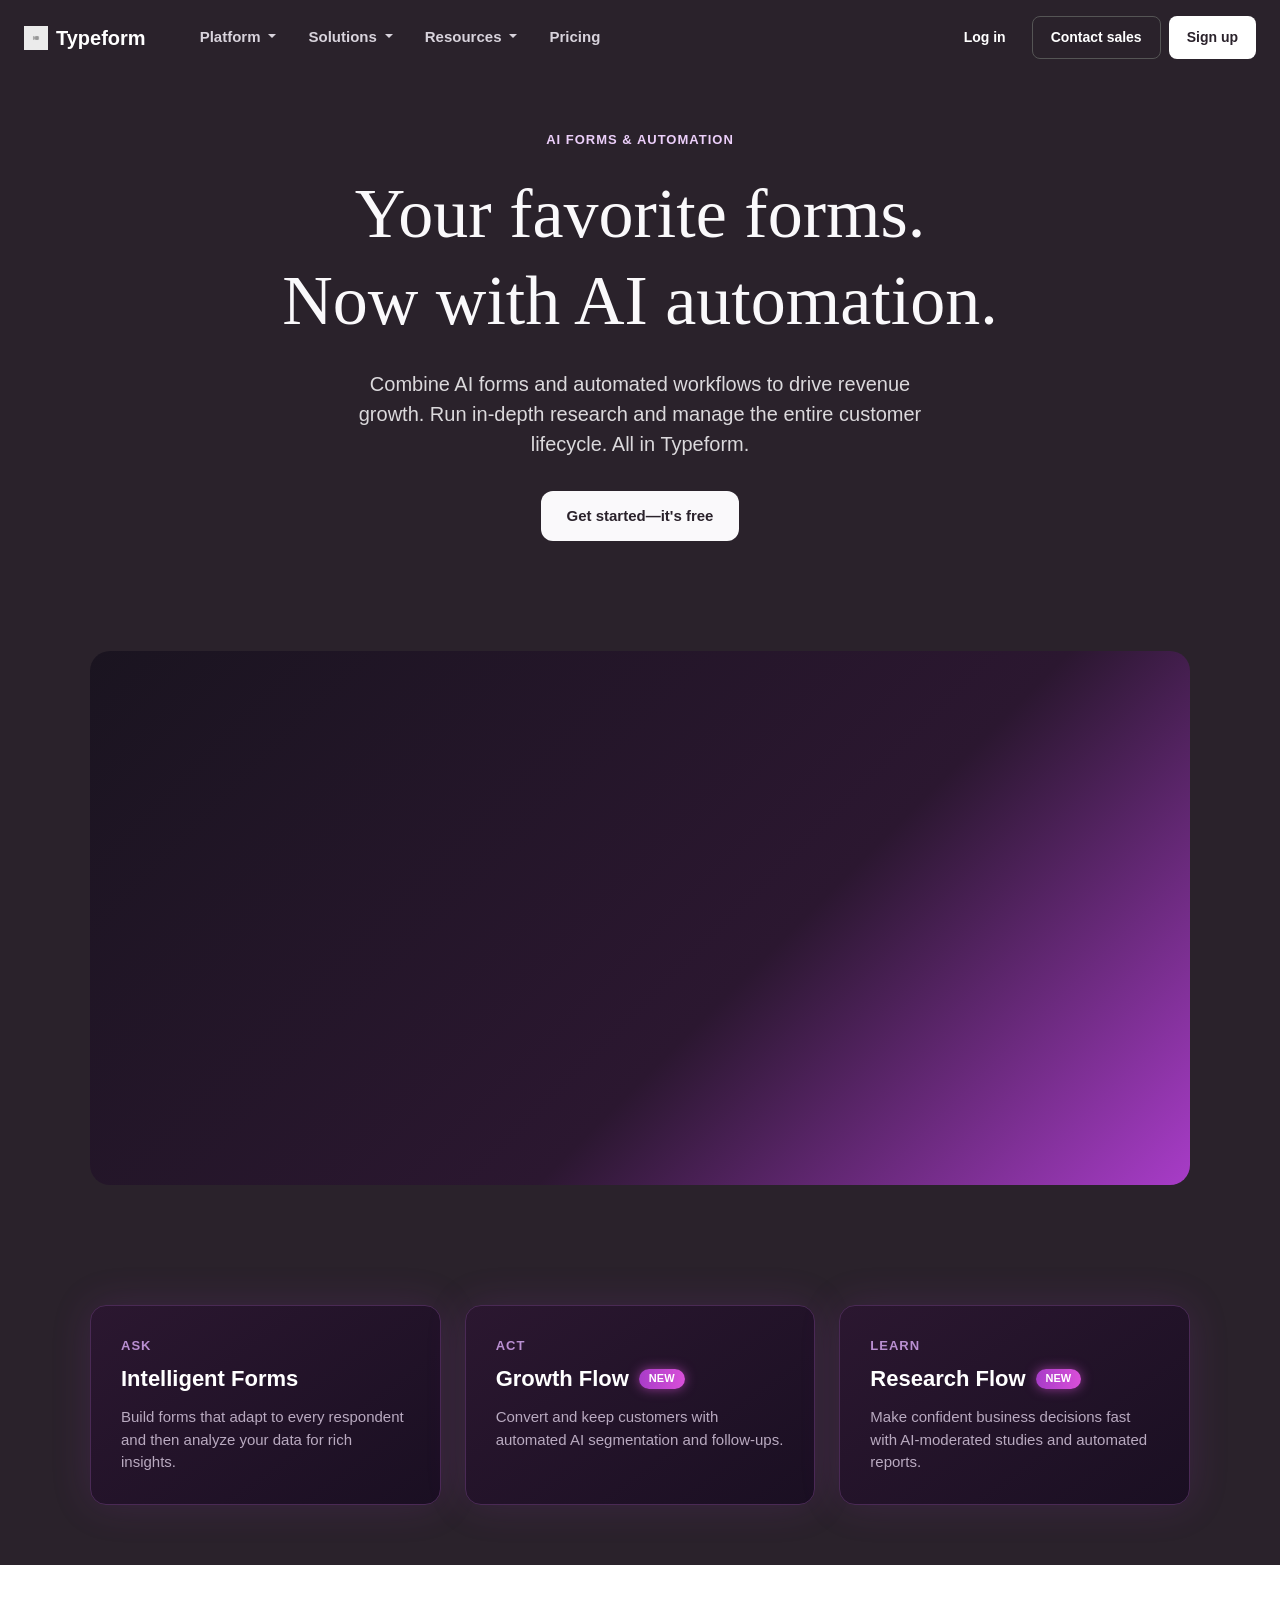
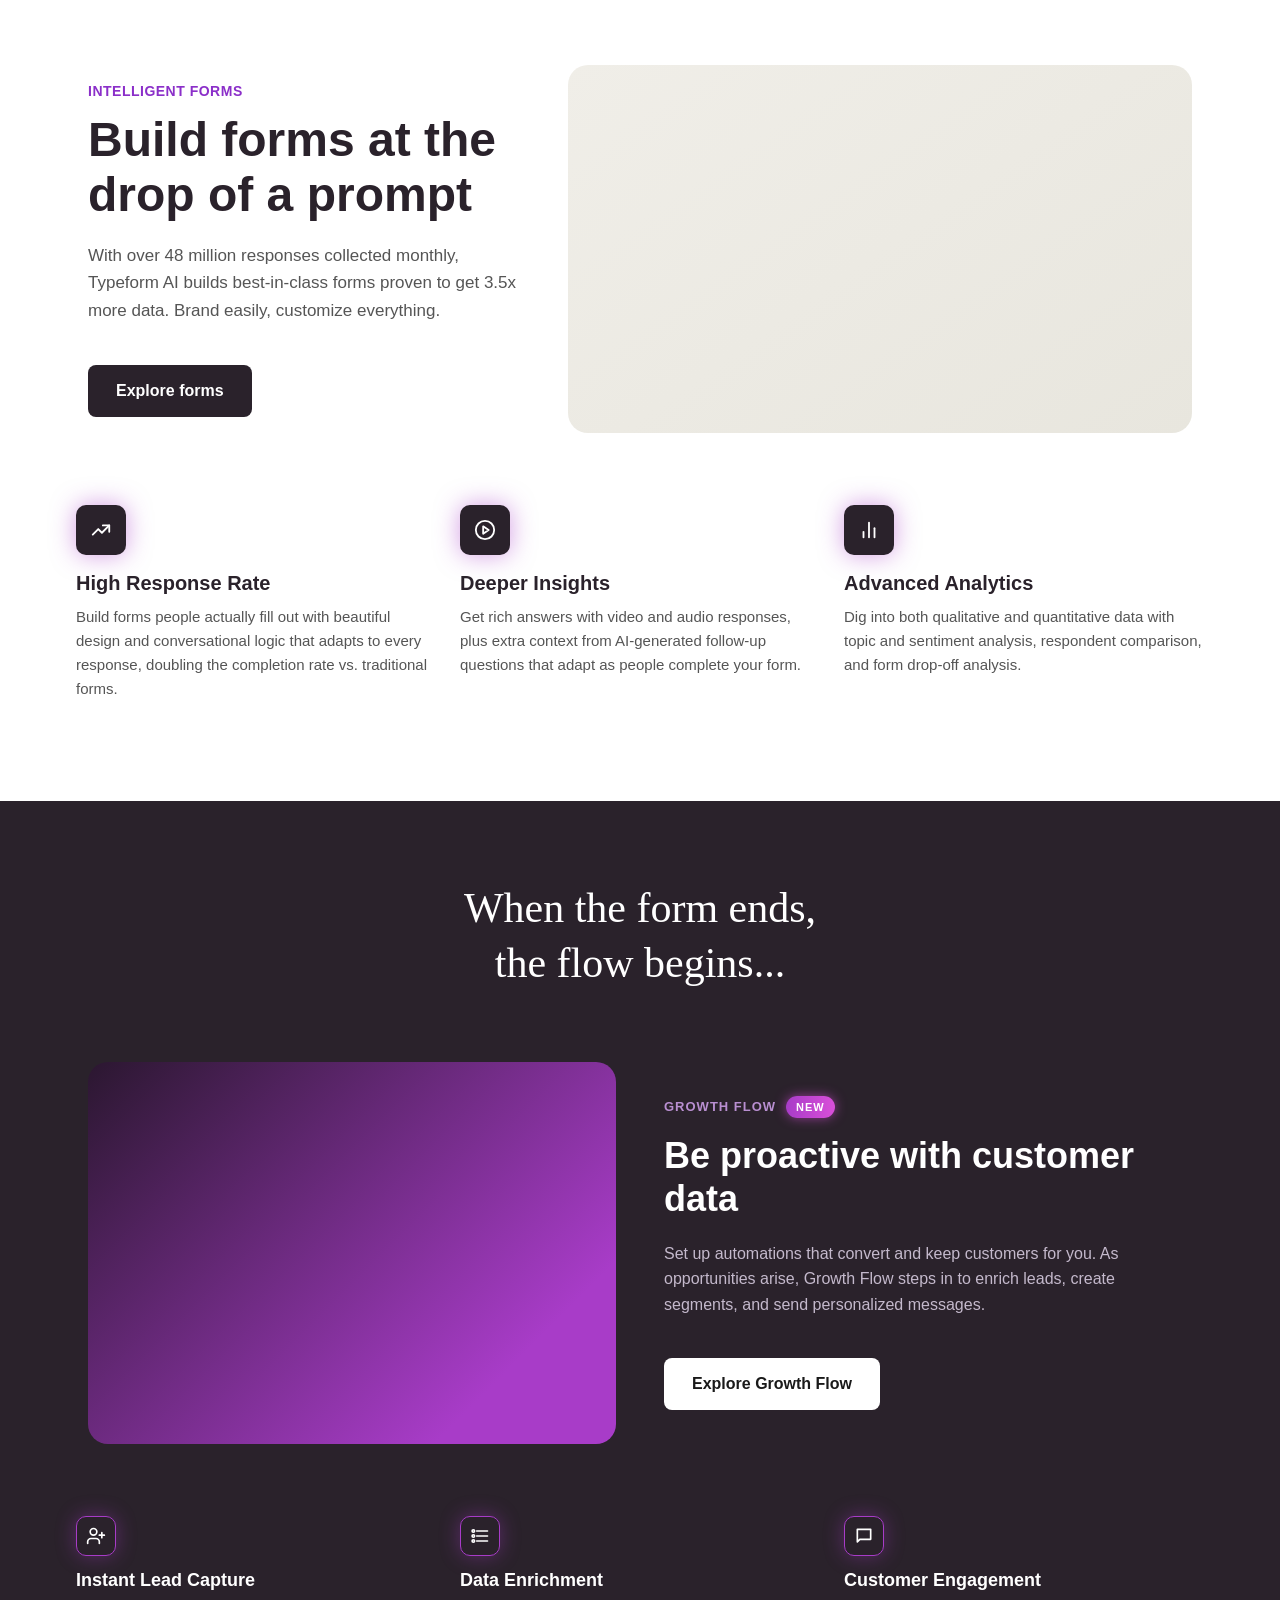
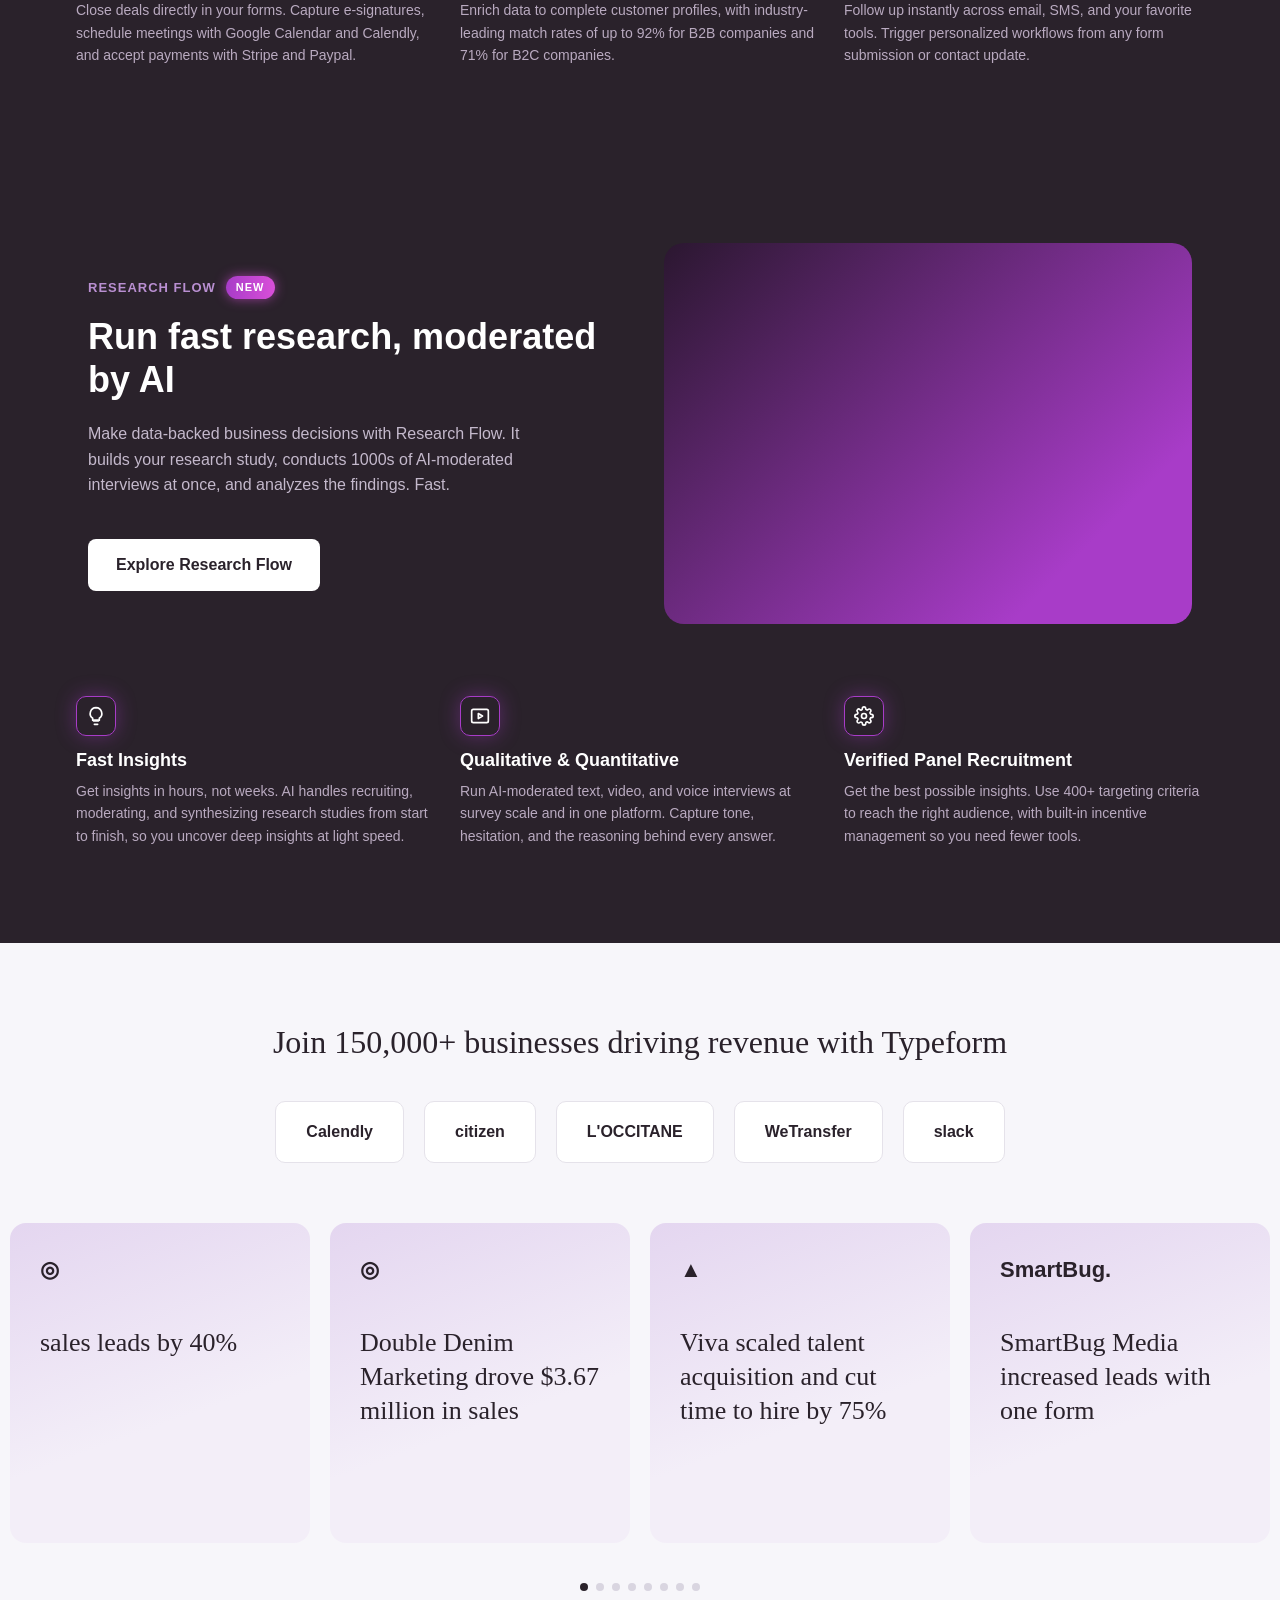
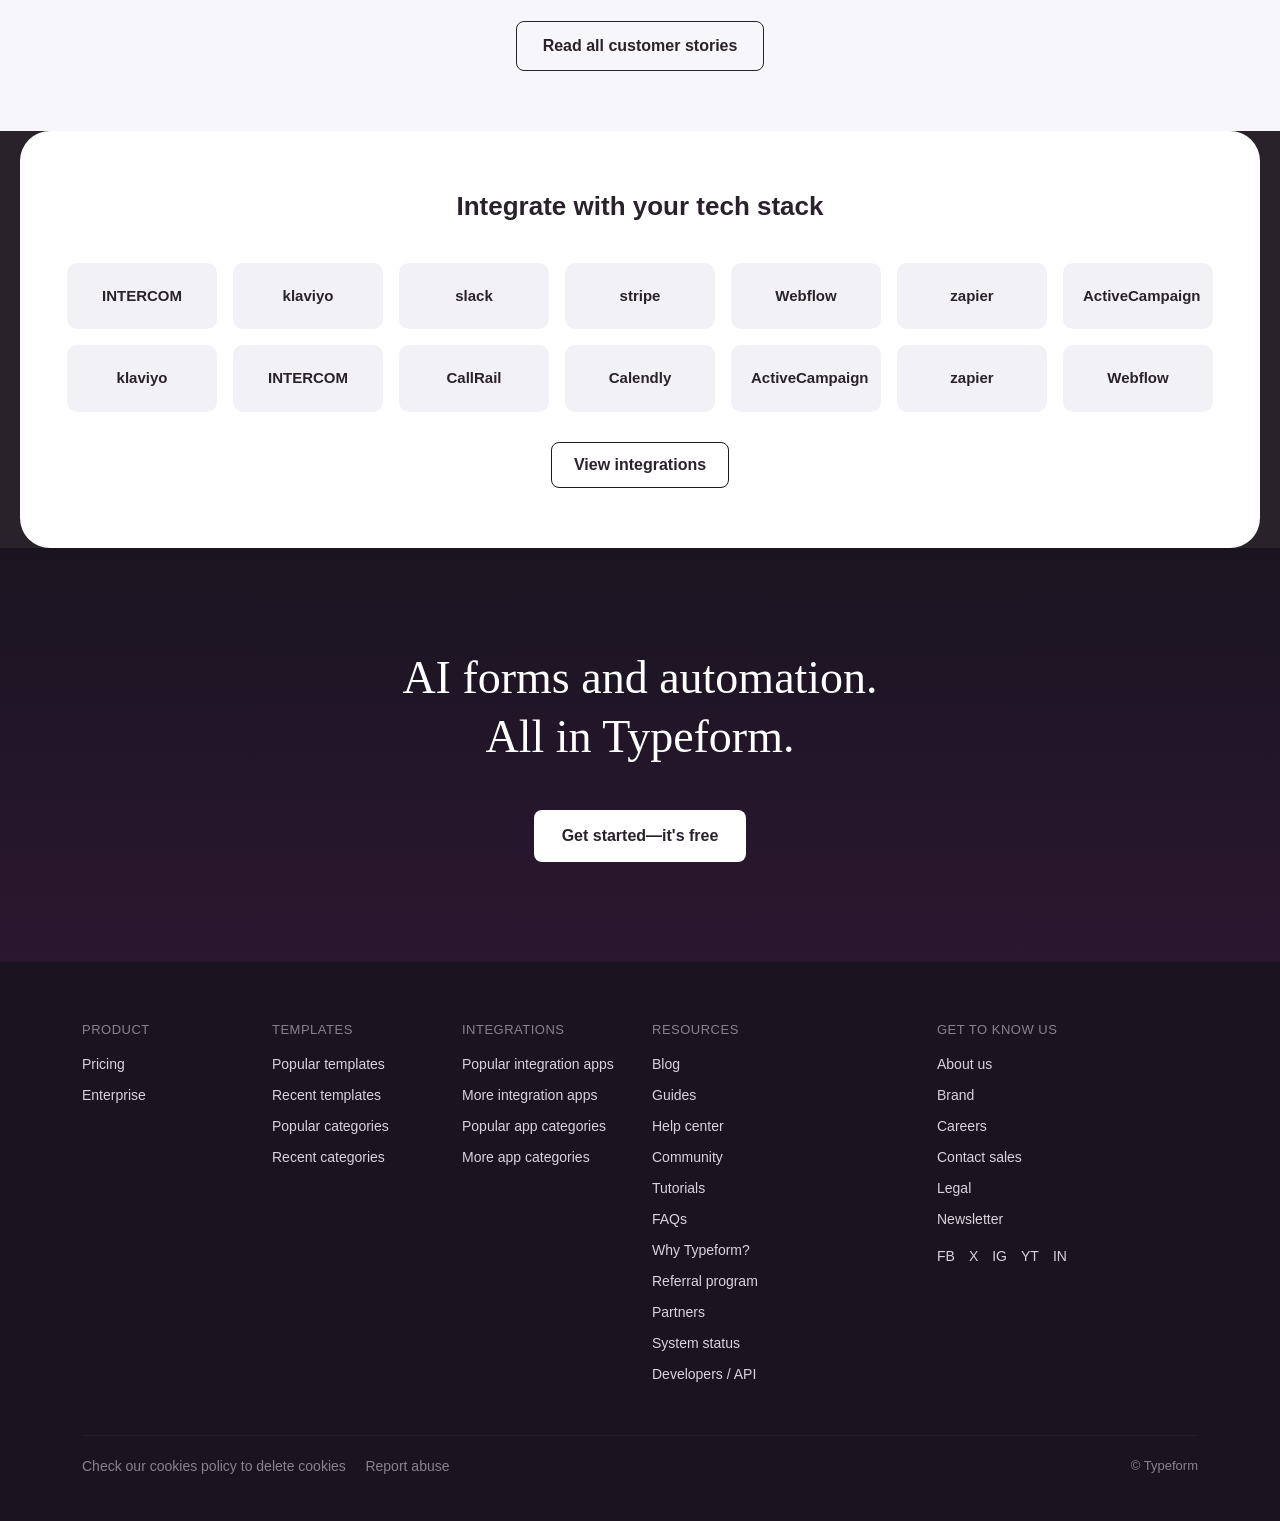
<file: index.html>
<!DOCTYPE html>
<html lang="en">

<head>
    <meta charset="UTF-8">
    <meta name="viewport" content="width=device-width, initial-scale=1.0">
    <link href="https://cdn.jsdelivr.net/npm/bootstrap@5.3.8/dist/css/bootstrap.min.css" rel="stylesheet" integrity="sha384-sRIl4kxILFvY47J16cr9ZwB07vP4J8+LH7qKQnuqkuIAvNWLzeN8tE5YBujZqJLB" crossorigin="anonymous">    
    <link rel="stylesheet" href="./style.css">
    <title>Typeform</title>
</head>
<body>
    <nav class="navbar navbar-expand-lg navbar-dark nav-container px-4 py-3">
    <a href="#" class="navbar-brand logo-link d-flex align-items-center gap-2">
        <img src="./Images/imgi_107_6719fd32885cb10e5470f956_placeholder (4).png" alt="" class="video">
        <h3 class="type mb-0">Typeform</h3>
    </a>

    <button class="navbar-toggler" type="button" data-bs-toggle="collapse" data-bs-target="#navMenu">
        <span class="navbar-toggler-icon"></span>
    </button>

    <div class="collapse navbar-collapse" id="navMenu">
        <div class="nav-list d-flex flex-column flex-lg-row gap-2 gap-lg-1 ms-lg-4 mt-3 mt-lg-0">

            <div class="dropdown">
                <button class="nav-item dropdown-toggle" type="button" data-bs-toggle="dropdown" data-bs-display="static">
                    Platform
                </button>
                <div class="dropdown-menu mega-menu">
                    <div class="container">
                        <div class="row g-4">
                            <div class="col-lg-4">
                                <p class="mega-label"><span class="mega-icon"></span> PLATFORM</p>
                                <a href="#" class="mega-link"><strong>Platform overview</strong><span>What is Typeform?</span></a>
                                <a href="#" class="mega-link"><strong>Typeform AI</strong><span>Your AI know-pilot</span></a>
                                <a href="#" class="mega-link"><strong>Typeform MCP</strong> <span class="mega-badge">NEW</span><span>Use Typeform from your AI tools</span></a>
                                <a href="#" class="mega-link"><strong>Growth Flow</strong> <span class="mega-badge">NEW</span><span>Automated workflows for GTM teams</span></a>
                                <a href="#" class="mega-link"><strong>Research Flow</strong> <span class="mega-badge">NEW</span><span>AI-moderated research studies</span></a>
                                <a href="#" class="mega-link"><strong>Contacts &amp; Automations</strong><span>Automated workflows to grow your business</span></a>
                                <a href="#" class="mega-link"><strong>Video engagement</strong><span>Interactive video forms</span></a>
                                <a href="#" class="mega-link"><strong>Analytics and reporting</strong><span>Answers you can act on</span></a>
                                <a href="#" class="mega-link"><strong>Integrations</strong><span>Connect all your apps</span></a>
                            </div>
                            <div class="col-lg-4">
                                <p class="mega-label"><span class="mega-icon"></span> TOOLS</p>
                                <a href="#" class="mega-link"><strong>Form builder</strong></a>
                                <a href="#" class="mega-link"><strong>Survey maker</strong></a>
                                <a href="#" class="mega-link"><strong>Quiz maker</strong></a>
                                <a href="#" class="mega-link"><strong>Test maker</strong></a>
                                <a href="#" class="mega-link"><strong>Poll builder</strong></a>
                                <a href="#" class="mega-link"><strong>Application form builder</strong></a>
                                <a href="#" class="mega-link"><strong>Landing page builder</strong></a>
                                <a href="#" class="mega-link"><strong>NPS form builder</strong></a>
                                <a href="#" class="mega-link"><strong>Registration form builder</strong></a>
                                <a href="#" class="mega-link"><strong>Short form builder</strong></a>
                            </div>
                            <div class="col-lg-4">
                                <p class="mega-label"><span class="mega-icon"></span> TEMPLATES</p>
                                <div class="promo-box">
                                    <p class="mb-2">Free form, survey, and quiz templates</p>
                                    <a href="#" class="mega-cta">Choose one →</a>
                                </div>
                                <p class="mega-label mt-4"><span class="mega-icon">★</span> RESEARCH FLOW</p>
                                <div class="promo-box">
                                    <p class="mb-2">Run in-depth AI-moderated studies in hours</p>
                                    <a href="#" class="mega-cta">Learn more →</a>
                                </div>
                            </div>
                        </div>
                    </div>
                </div>
            </div>

            <div class="dropdown">
                <button class="nav-item dropdown-toggle" type="button" data-bs-toggle="dropdown" data-bs-display="static">
                    Solutions
                </button>
                <div class="dropdown-menu mega-menu">
                    <div class="container">
                        <div class="row g-4">
                            <div class="col-lg-4">
                                <p class="mega-label"><span class="mega-icon"></span> TEAMS</p>
                                <a href="#" class="mega-link"><strong>Marketing</strong><span>For B2B and B2C marketing</span></a>
                                <a href="#" class="mega-link"><strong>Product</strong><span>For product, UX, and research</span></a>
                                <a href="#" class="mega-link"><strong>Human resources</strong><span>For HR, ops, and talent</span></a>
                                <a href="#" class="mega-link"><strong>Customer success</strong><span>For CS and education</span></a>
                            </div>
                            <div class="col-lg-4">
                                <p class="mega-label"><span class="mega-icon"></span> USE CASES</p>
                                <a href="#" class="mega-link"><strong>Lead generation</strong></a>
                                <a href="#" class="mega-link"><strong>Employee onboarding</strong></a>
                                <a href="#" class="mega-link"><strong>Employee satisfaction</strong></a>
                                <a href="#" class="mega-link"><strong>Employee engagement</strong></a>
                                <a href="#" class="mega-link"><strong>Customer feedback</strong></a>
                                <a href="#" class="mega-cta d-block mt-2">View all use cases →</a>
                            </div>
                            <div class="col-lg-4">
                                <p class="mega-label"><span class="mega-icon"></span> PLANS</p>
                                <a href="#" class="mega-link"><strong>Core</strong><span>Plans for everyone</span></a>
                                <a href="#" class="mega-link"><strong>Growth</strong> <span class="mega-badge">NEW</span><span>Plans for GTM teams</span></a>
                                <a href="#" class="mega-link"><strong>Research Flow</strong> <span class="mega-badge">NEW</span><span>Plans for research teams</span></a>
                                <a href="#" class="mega-link"><strong>Talent</strong><span>Plans for HR and people teams</span></a>
                                <a href="#" class="mega-link"><strong>Enterprise</strong><span>Plans for larger orgs</span></a>
                            </div>
                        </div>

                        <div class="row g-3 promo-row mt-3">
                            <div class="col-md-4">
                                <div class="promo-card">
                                    <p class="promo-tag">ASK</p>
                                    <h5>Intelligent Forms</h5>
                                    <p class="promo-desc">Build forms that adapt to every respondent and then analyze your data for rich insights.</p>
                                </div>
                            </div>
                            <div class="col-md-4">
                                <div class="promo-card">
                                    <p class="promo-tag">ACT</p>
                                    <h5>Growth Flow <span class="mega-badge">NEW</span></h5>
                                    <p class="promo-desc">Convert and keep customers with automated AI segmentation and follow-ups.</p>
                                </div>
                            </div>
                            <div class="col-md-4">
                                <div class="promo-card">
                                    <p class="promo-tag">LEARN</p>
                                    <h5>Research Flow <span class="mega-badge">NEW</span></h5>
                                    <p class="promo-desc">Make confident business decisions fast with AI-moderated studies and automated reports.</p>
                                </div>
                            </div>
                        </div>
                    </div>
                </div>
            </div>

            <div class="dropdown">
                <button class="nav-item dropdown-toggle" type="button" data-bs-toggle="dropdown" data-bs-display="static">
                    Resources
                </button>
                <div class="dropdown-menu mega-menu">
                    <div class="container">
                        <div class="row g-4">
                            <div class="col-lg-4">
                                <p class="mega-label"><span class="mega-icon"></span> SUPPORT</p>
                                <a href="#" class="mega-link"><strong>Help center</strong><span>Find quick answers</span></a>
                                <a href="#" class="mega-link"><strong>Community</strong><span>Share and interact</span></a>
                                <a href="#" class="mega-link"><strong>Contact us</strong><span>Speak to our team</span></a>
                            </div>
                            <div class="col-lg-4">
                                <p class="mega-label"><span class="mega-icon"></span> COMPANY</p>
                                <a href="#" class="mega-link"><strong>Partners</strong><span>Browse or join</span></a>
                                <a href="#" class="mega-link"><strong>Careers</strong><span>Join our team</span></a>
                                <a href="#" class="mega-link"><strong>Webinars</strong><span>Learn and get inspired</span></a>
                            </div>
                            <div class="col-lg-4">
                                <p class="mega-label"><span class="mega-icon"></span> BLOG</p>
                                <div class="blog-thumb"></div>
                                <p class="mb-2">Our guides, latest news, and more.</p>
                                <a href="#" class="mega-cta">Browse blog →</a>
                            </div>
                        </div>

                        <div class="row g-3 promo-row mt-3">
                            <div class="col-md-4">
                                <div class="promo-card">
                                    <p class="promo-tag">ASK</p>
                                    <h5>Intelligent Forms</h5>
                                    <p class="promo-desc">Build forms that adapt to every respondent and then analyze your data for rich insights.</p>
                                </div>
                            </div>
                            <div class="col-md-4">
                                <div class="promo-card">
                                    <p class="promo-tag">ACT</p>
                                    <h5>Growth Flow <span class="mega-badge">NEW</span></h5>
                                    <p class="promo-desc">Convert and keep customers with automated AI segmentation and follow-ups.</p>
                                </div>
                            </div>
                            <div class="col-md-4">
                                <div class="promo-card">
                                    <p class="promo-tag">LEARN</p>
                                    <h5>Research Flow <span class="mega-badge">NEW</span></h5>
                                    <p class="promo-desc">Make confident business decisions fast with AI-moderated studies and automated reports.</p>
                                </div>
                            </div>
                        </div>
                    </div>
                </div>
            </div>

            <a href="#" class="nav-item">Pricing</a>
        </div>

        <div class="btn-list d-flex flex-column flex-lg-row gap-2 ms-lg-auto mt-3 mt-lg-0">
            <button class="login-btn">Log in</button>
            <button class="cs-btn">Contact sales</button>
            <button class="sign-btn">Sign up</button>
        </div>
    </div>
</nav>
<section class="hero">
    <div class="container hero-inner">
        <p class="eyebrow">AI Forms & Automation</p>
        <h1 class="hero-heading">
            Your favorite forms.<br>
            Now with AI automation.
        </h1>
        <p class="hero-subtext">
            Combine AI forms and automated workflows to drive revenue growth. Run in-depth research and manage the entire customer lifecycle. All in Typeform.
        </p>
        <button class="hero-btn">Get started—it's free</button>
    </div>
</section>

    <div class="video-panel container">
    <div class="video-panel-wrap">
        <iframe src="https://fast.wistia.net/embed/iframe/t7cmlcvvv1" title="Form Builder with AI Automation | Typeform" allow="autoplay; fullscreen" allowfullscreen class="video-panel-frame"></iframe>
    </div>
</div>

<div class="card-container container">
    <div class="row g-4">
        <div class="col-md-4">
            <div class="feature-card">
                <p class="feature-label">ASK</p>
                <h3>Intelligent Forms</h3>
                <p class="feature-desc">Build forms that adapt to every respondent and then analyze your data for rich insights.</p>
            </div>
        </div>
        <div class="col-md-4">
            <div class="feature-card">
                <p class="feature-label">ACT</p>
                <h3>Growth Flow <span class="new-badge">NEW</span></h3>
                <p class="feature-desc">Convert and keep customers with automated AI segmentation and follow-ups.</p>
            </div>
        </div>
        <div class="col-md-4">
            <div class="feature-card">
                <p class="feature-label">LEARN</p>
                <h3>Research Flow <span class="new-badge">NEW</span></h3>
                <p class="feature-desc">Make confident business decisions fast with AI-moderated studies and automated reports.</p>
            </div>
        </div>
    </div>
</div>

<div class="forms-hero">
    <div class="row align-items-center g-5">
        <div class="col-lg-5">
            <p class="forms-label">INTELLIGENT FORMS</p>
            <h1 class="forms-title">Build forms at the<br>drop of a prompt</h1>
            <p class="forms-desc">With over 48 million responses collected monthly, Typeform AI builds best-in-class forms proven to get 3.5x more data. Brand easily, customize everything.</p>
            <button class="explore-btn">Explore forms</button>
        </div>
        <div class="col-lg-7">
            <div class="forms-video-wrap">
                <iframe src="https://fast.wistia.net/embed/iframe/jmjt5sn622" title="Form Builder with AI Automation | Typeform" allow="autoplay; fullscreen" allowfullscreen class="forms-video-frame"></iframe>
            </div>
        </div>
    </div>

    <div class="row g-4 mt-5">
        <div class="col-md-4">
            <div class="forms-feature">
                <div class="feature-icon">
                    <svg xmlns="http://www.w3.org/2000/svg" width="22" height="22" viewBox="0 0 24 24" fill="none" stroke="white" stroke-width="2" stroke-linecap="round" stroke-linejoin="round">
                        <polyline points="3 17 9 11 13 15 21 7"></polyline>
                        <polyline points="14 7 21 7 21 14"></polyline>
                    </svg>
                </div>
                <h4>High Response Rate</h4>
                <p>Build forms people actually fill out with beautiful design and conversational logic that adapts to every response, doubling the completion rate vs. traditional forms.</p>
            </div>
        </div>
        <div class="col-md-4">
            <div class="forms-feature">
                <div class="feature-icon">
                    <svg xmlns="http://www.w3.org/2000/svg" width="22" height="22" viewBox="0 0 24 24" fill="none" stroke="white" stroke-width="2" stroke-linecap="round" stroke-linejoin="round">
                        <circle cx="12" cy="12" r="10"></circle>
                        <polygon points="10 8 16 12 10 16 10 8"></polygon>
                    </svg>
                </div>
                <h4>Deeper Insights</h4>
                <p>Get rich answers with video and audio responses, plus extra context from AI-generated follow-up questions that adapt as people complete your form.</p>
            </div>
        </div>
        <div class="col-md-4">
            <div class="forms-feature">
                <div class="feature-icon">
                    <svg xmlns="http://www.w3.org/2000/svg" width="22" height="22" viewBox="0 0 24 24" fill="none" stroke="white" stroke-width="2" stroke-linecap="round" stroke-linejoin="round">
                        <line x1="18" y1="20" x2="18" y2="10"></line>
                        <line x1="12" y1="20" x2="12" y2="4"></line>
                        <line x1="6" y1="20" x2="6" y2="14"></line>
                    </svg>
                </div>
                <h4>Advanced Analytics</h4>
                <p>Dig into both qualitative and quantitative data with topic and sentiment analysis, respondent comparison, and form drop-off analysis.</p>
            </div>
        </div>
    </div>
</div>

<div class="growth-flow">
    <h2 class="growth-headline">When the form ends,<br>the flow begins...</h2>

    <div class="row align-items-center g-5 mt-4">
        <div class="col-lg-6">
            <div class="growth-video-wrap">
                <iframe src="https://fast.wistia.net/embed/iframe/yinhk73d2e" title="Form Builder with AI Automation | Typeform" allow="autoplay; fullscreen" allowfullscreen class="growth-video-frame"></iframe>
            </div>
        </div>

        <div class="col-lg-6">
            <p class="growth-label">GROWTH FLOW <span class="new-badge">NEW</span></p>
            <h3 class="growth-title">Be proactive with customer data</h3>
            <p class="growth-desc">Set up automations that convert and keep customers for you. As opportunities arise, Growth Flow steps in to enrich leads, create segments, and send personalized messages.</p>
            <button class="growth-btn">Explore Growth Flow</button>
        </div>
    </div>

    <div class="row g-4 mt-5">
        <div class="col-md-4">
            <div class="growth-feature">
                <div class="feature-icon">
                    <svg xmlns="http://www.w3.org/2000/svg" width="20" height="20" viewBox="0 0 24 24" fill="none" stroke="white" stroke-width="2" stroke-linecap="round" stroke-linejoin="round">
                        <path d="M16 21v-2a4 4 0 0 0-4-4H6a4 4 0 0 0-4 4v2"></path>
                        <circle cx="9" cy="7" r="4"></circle>
                        <line x1="19" y1="8" x2="19" y2="14"></line>
                        <line x1="22" y1="11" x2="16" y2="11"></line>
                    </svg>
                </div>
                <h4>Instant Lead Capture</h4>
                <p>Close deals directly in your forms. Capture e-signatures, schedule meetings with Google Calendar and Calendly, and accept payments with Stripe and Paypal.</p>
            </div>
        </div>

        <div class="col-md-4">
            <div class="growth-feature">
                <div class="feature-icon">
                    <svg xmlns="http://www.w3.org/2000/svg" width="20" height="20" viewBox="0 0 24 24" fill="none" stroke="white" stroke-width="2" stroke-linecap="round" stroke-linejoin="round">
                        <line x1="8" y1="6" x2="21" y2="6"></line>
                        <line x1="8" y1="12" x2="21" y2="12"></line>
                        <line x1="8" y1="18" x2="21" y2="18"></line>
                        <circle cx="4" cy="6" r="1.5"></circle>
                        <circle cx="4" cy="12" r="1.5"></circle>
                        <circle cx="4" cy="18" r="1.5"></circle>
                    </svg>
                </div>
                <h4>Data Enrichment</h4>
                <p>Enrich data to complete customer profiles, with industry-leading match rates of up to 92% for B2B companies and 71% for B2C companies.</p>
            </div>
        </div>

        <div class="col-md-4">
            <div class="growth-feature">
                <div class="feature-icon">
                    <svg xmlns="http://www.w3.org/2000/svg" width="20" height="20" viewBox="0 0 24 24" fill="none" stroke="white" stroke-width="2" stroke-linecap="round" stroke-linejoin="round">
                        <path d="M4 4h16v12H7l-3 3V4z"></path>
                    </svg>
                </div>
                <h4>Customer Engagement</h4>
                <p>Follow up instantly across email, SMS, and your favorite tools. Trigger personalized workflows from any form submission or contact update.</p>
            </div>
        </div>
    </div>
</div>

<div class="research-flow">
    <div class="row align-items-center g-5">
        <div class="col-lg-6">
            <p class="research-label">RESEARCH FLOW <span class="new-badge">NEW</span></p>
            <h3 class="research-title">Run fast research, moderated by AI</h3>
            <p class="research-desc">Make data-backed business decisions with Research Flow. It builds your research study, conducts 1000s of AI-moderated interviews at once, and analyzes the findings. Fast.</p>
            <button class="research-btn">Explore Research Flow</button>
        </div>

        <div class="col-lg-6">
            <div class="research-video-wrap">
                <iframe src="https://fast.wistia.net/embed/iframe/g8ze4tncn4" title="Form Builder with AI Automation | Typeform" allow="autoplay; fullscreen" allowfullscreen class="research-video-frame"></iframe>
            </div>
        </div>
    </div>

    <div class="row g-4 mt-5">
        <div class="col-md-4">
            <div class="growth-feature">
                <div class="feature-icon">
                    <svg xmlns="http://www.w3.org/2000/svg" width="20" height="20" viewBox="0 0 24 24" fill="none" stroke="white" stroke-width="2" stroke-linecap="round" stroke-linejoin="round">
                        <path d="M9 18h6"></path>
                        <path d="M10 22h4"></path>
                        <path d="M12 2a7 7 0 0 0-4 12.7V17h8v-2.3A7 7 0 0 0 12 2z"></path>
                    </svg>
                </div>
                <h4>Fast Insights</h4>
                <p>Get insights in hours, not weeks. AI handles recruiting, moderating, and synthesizing research studies from start to finish, so you uncover deep insights at light speed.</p>
            </div>
        </div>

        <div class="col-md-4">
            <div class="growth-feature">
                <div class="feature-icon">
                    <svg xmlns="http://www.w3.org/2000/svg" width="20" height="20" viewBox="0 0 24 24" fill="none" stroke="white" stroke-width="2" stroke-linecap="round" stroke-linejoin="round">
                        <rect x="2" y="4" width="20" height="16" rx="2"></rect>
                        <polygon points="10 9 15 12 10 15 10 9"></polygon>
                    </svg>
                </div>
                <h4>Qualitative &amp; Quantitative</h4>
                <p>Run AI-moderated text, video, and voice interviews at survey scale and in one platform. Capture tone, hesitation, and the reasoning behind every answer.</p>
            </div>
        </div>

        <div class="col-md-4">
            <div class="growth-feature">
                <div class="feature-icon">
                    <svg xmlns="http://www.w3.org/2000/svg" width="20" height="20" viewBox="0 0 24 24" fill="none" stroke="white" stroke-width="2" stroke-linecap="round" stroke-linejoin="round">
                        <circle cx="12" cy="12" r="3"></circle>
                        <path d="M19.4 15a1.65 1.65 0 0 0 .33 1.82l.06.06a2 2 0 1 1-2.83 2.83l-.06-.06a1.65 1.65 0 0 0-1.82-.33 1.65 1.65 0 0 0-1 1.51V21a2 2 0 0 1-4 0v-.09A1.65 1.65 0 0 0 9 19.4a1.65 1.65 0 0 0-1.82.33l-.06.06a2 2 0 1 1-2.83-2.83l.06-.06a1.65 1.65 0 0 0 .33-1.82 1.65 1.65 0 0 0-1.51-1H3a2 2 0 0 1 0-4h.09A1.65 1.65 0 0 0 4.6 9a1.65 1.65 0 0 0-.33-1.82l-.06-.06a2 2 0 1 1 2.83-2.83l.06.06a1.65 1.65 0 0 0 1.82.33H9a1.65 1.65 0 0 0 1-1.51V3a2 2 0 0 1 4 0v.09a1.65 1.65 0 0 0 1 1.51 1.65 1.65 0 0 0 1.82-.33l.06-.06a2 2 0 1 1 2.83 2.83l-.06.06a1.65 1.65 0 0 0-.33 1.82V9a1.65 1.65 0 0 0 1.51 1H21a2 2 0 0 1 0 4h-.09a1.65 1.65 0 0 0-1.51 1z"></path>
                    </svg>
                </div>
                <h4>Verified Panel Recruitment</h4>
                <p>Get the best possible insights. Use 400+ targeting criteria to reach the right audience, with built-in incentive management so you need fewer tools.</p>
            </div>
        </div>
    </div>
</div>

<div class="social-proof container-fluid">
    <h2 class="proof-heading text-center">Join 150,000+ businesses driving revenue with Typeform</h2>

    <div class="logo-strip">
        <div class="logo-box">Calendly</div>
        <div class="logo-box">citizen</div>
        <div class="logo-box">L'OCCITANE</div>
        <div class="logo-box">WeTransfer</div>
        <div class="logo-box">slack</div>
    </div>

    <div class="story-scroll">
        <div class="story-card">
            <div class="story-icon">◎</div>
            <p class="story-text">sales leads by 40%</p>
        </div>
        <div class="story-card">
            <div class="story-icon">◎</div>
            <p class="story-text">Double Denim Marketing drove $3.67 million in sales</p>
        </div>
        <div class="story-card">
            <div class="story-icon">▲</div>
            <p class="story-text">Viva scaled talent acquisition and cut time to hire by 75%</p>
        </div>
        <div class="story-card">
            <div class="story-icon">SmartBug.</div>
            <p class="story-text">SmartBug Media increased leads with one form</p>
        </div>
    </div>

    <div class="dots">
        <span class="dot active"></span>
        <span class="dot"></span>
        <span class="dot"></span>
        <span class="dot"></span>
        <span class="dot"></span>
        <span class="dot"></span>
        <span class="dot"></span>
        <span class="dot"></span>
    </div>

    <div class="text-center">
        <button class="stories-btn">Read all customer stories</button>
    </div>
</div>

<div class="integrations container-fluid">
    <h2 class="integrations-heading text-center">Integrate with your tech stack</h2>

    <div class="integration-row">
        <div class="integration-box">INTERCOM</div>
        <div class="integration-box">klaviyo</div>
        <div class="integration-box">slack</div>
        <div class="integration-box">stripe</div>
        <div class="integration-box">Webflow</div>
        <div class="integration-box">zapier</div>
        <div class="integration-box">ActiveCampaign</div>
    </div>

    <div class="integration-row">
        <div class="integration-box">klaviyo</div>
        <div class="integration-box">INTERCOM</div>
        <div class="integration-box">CallRail</div>
        <div class="integration-box">Calendly</div>
        <div class="integration-box">ActiveCampaign</div>
        <div class="integration-box">zapier</div>
        <div class="integration-box">Webflow</div>
    </div>

    <div class="text-center">
        <button class="integrations-btn">View integrations</button>
    </div>
</div>

<div class="cta-band text-center">
    <h2 class="cta-heading">AI forms and automation.<br>All in Typeform.</h2>
    <button class="cta-btn">Get started—it's free</button>
</div>

<footer class="site-footer">
    <div class="container">
        <div class="row g-4">
            <div class="col-6 col-md-2">
                <h5>PRODUCT</h5>
                <a href="#">Pricing</a>
                <a href="#">Enterprise</a>
            </div>
            <div class="col-6 col-md-2">
                <h5>TEMPLATES</h5>
                <a href="#">Popular templates</a>
                <a href="#">Recent templates</a>
                <a href="#">Popular categories</a>
                <a href="#">Recent categories</a>
            </div>
            <div class="col-6 col-md-2">
                <h5>INTEGRATIONS</h5>
                <a href="#">Popular integration apps</a>
                <a href="#">More integration apps</a>
                <a href="#">Popular app categories</a>
                <a href="#">More app categories</a>
            </div>
            <div class="col-6 col-md-3">
                <h5>RESOURCES</h5>
                <a href="#">Blog</a>
                <a href="#">Guides</a>
                <a href="./helpcenter.html">Help center</a>
                <a href="#">Community</a>
                <a href="#">Tutorials</a>
                <a href="./faq.html">FAQs</a>
                <a href="#">Why Typeform?</a>
                <a href="#">Referral program</a>
                <a href="#">Partners</a>
                <a href="./system-status.html">System status</a>
                <a href="./developers.html">Developers / API</a>
            </div>
            <div class="col-6 col-md-3">
                <h5>GET TO KNOW US</h5>
                <a href="#">About us</a>
                <a href="#">Brand</a>
                <a href="#">Careers</a>
                <a href="#">Contact sales</a>
                <a href="#">Legal</a>
                <a href="#">Newsletter</a>
                <div class="footer-socials mt-3">
                    <a href="#">FB</a>
                    <a href="#">X</a>
                    <a href="#">IG</a>
                    <a href="#">YT</a>
                    <a href="#">IN</a>
                </div>
            </div>
        </div>

        <hr>

        <div class="footer-bottom d-flex justify-content-between flex-wrap">
            <div>
                <a href="#">Check our cookies policy to delete cookies</a>
                <a href="#" class="ms-3">Report abuse</a>
            </div>
            <p>© Typeform</p>
        </div>
    </div>
</footer>


<script src="https://cdn.jsdelivr.net/npm/bootstrap@5.3.8/dist/js/bootstrap.bundle.min.js" integrity="sha384-FKyoEForCGlyvwx9Hj09JcYn3nv7wiPVlz7YYwJrWVcXK/BmnVDxM+D2scQbITxI" crossorigin="anonymous"></script>
</body>
</html>
</file>
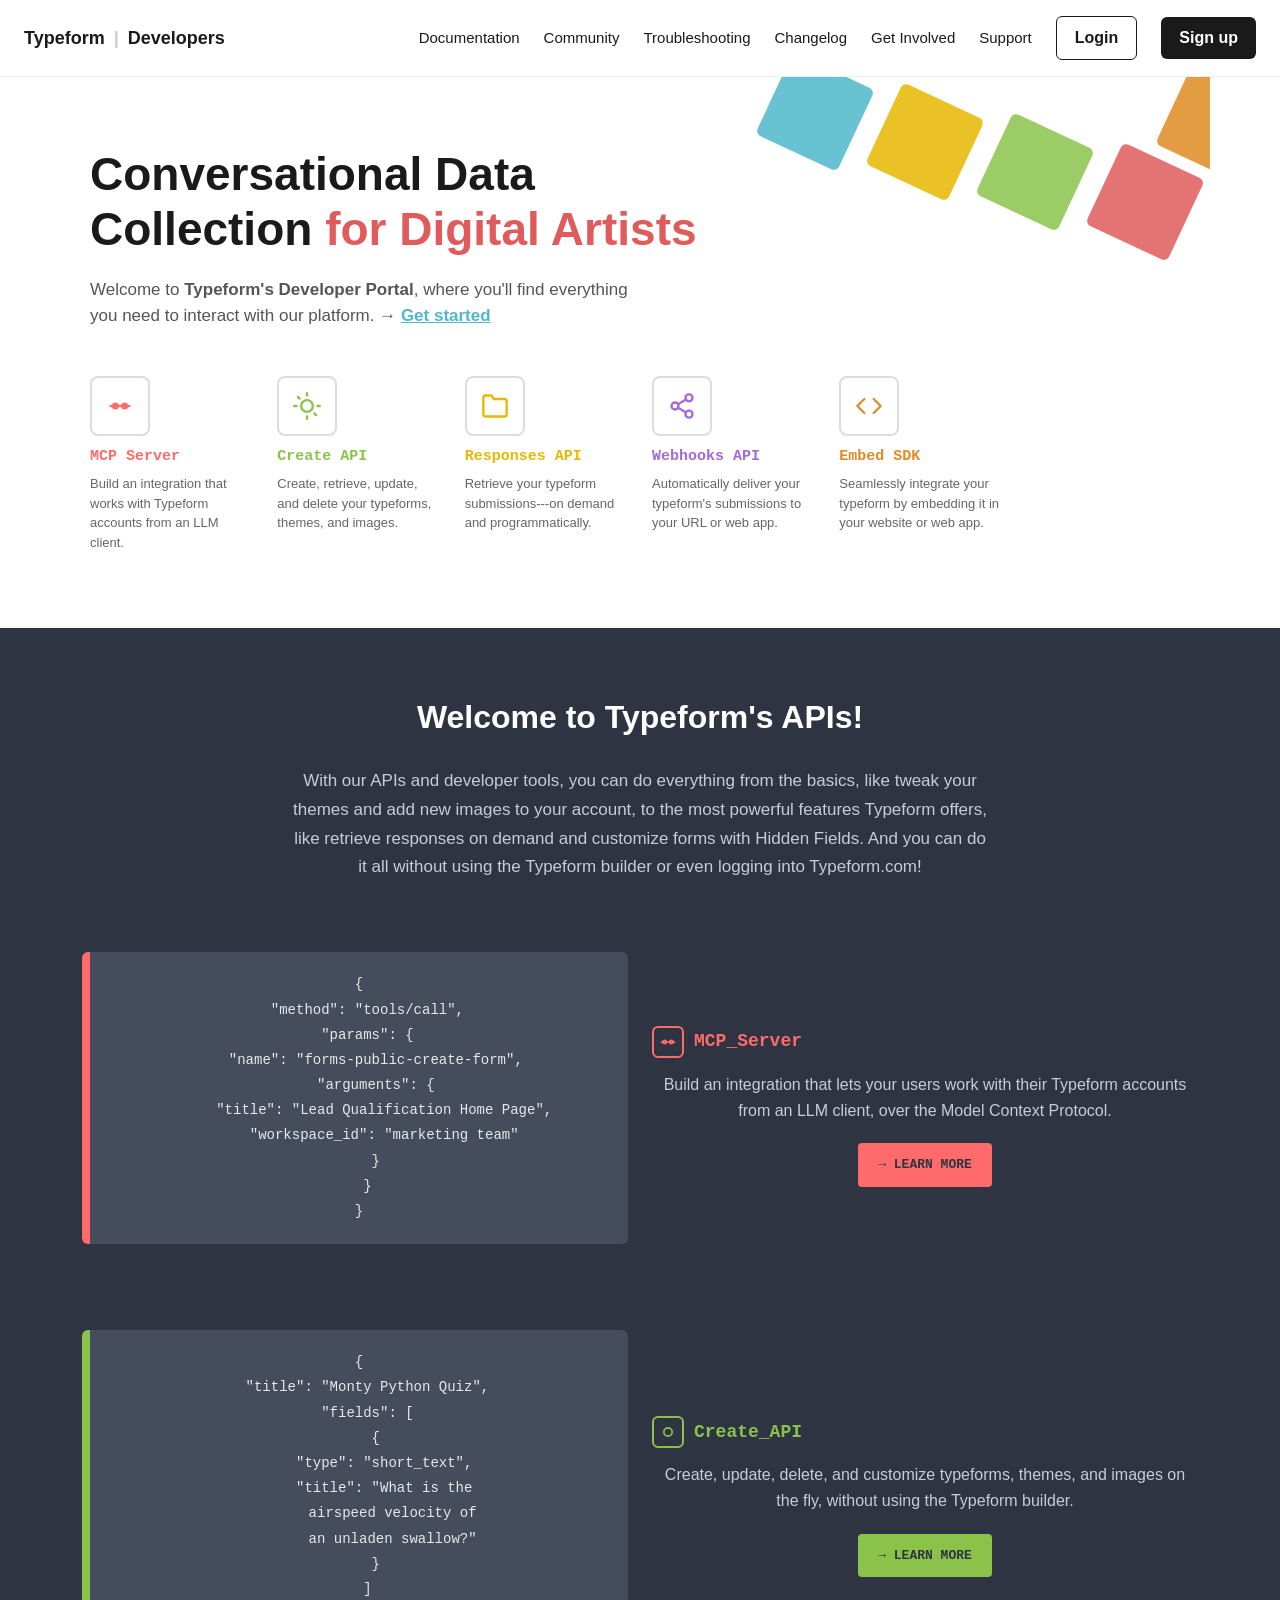
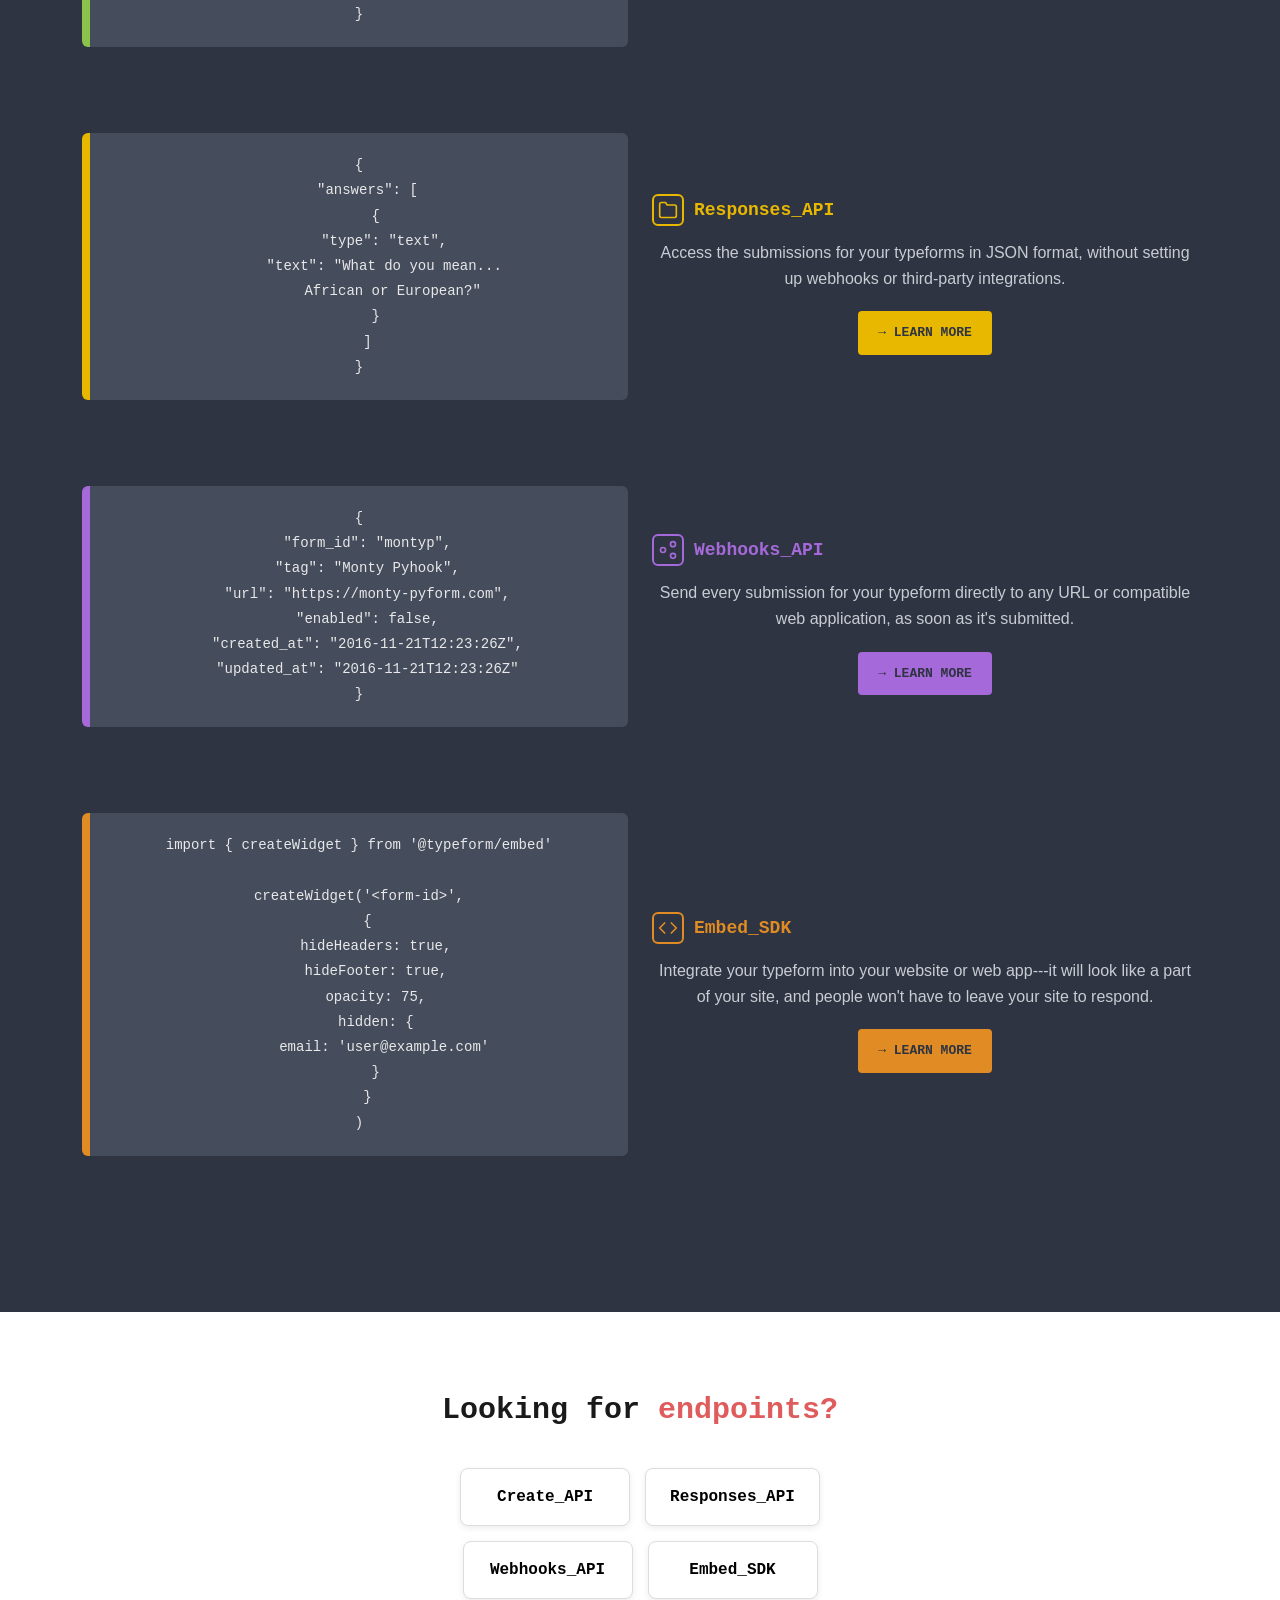
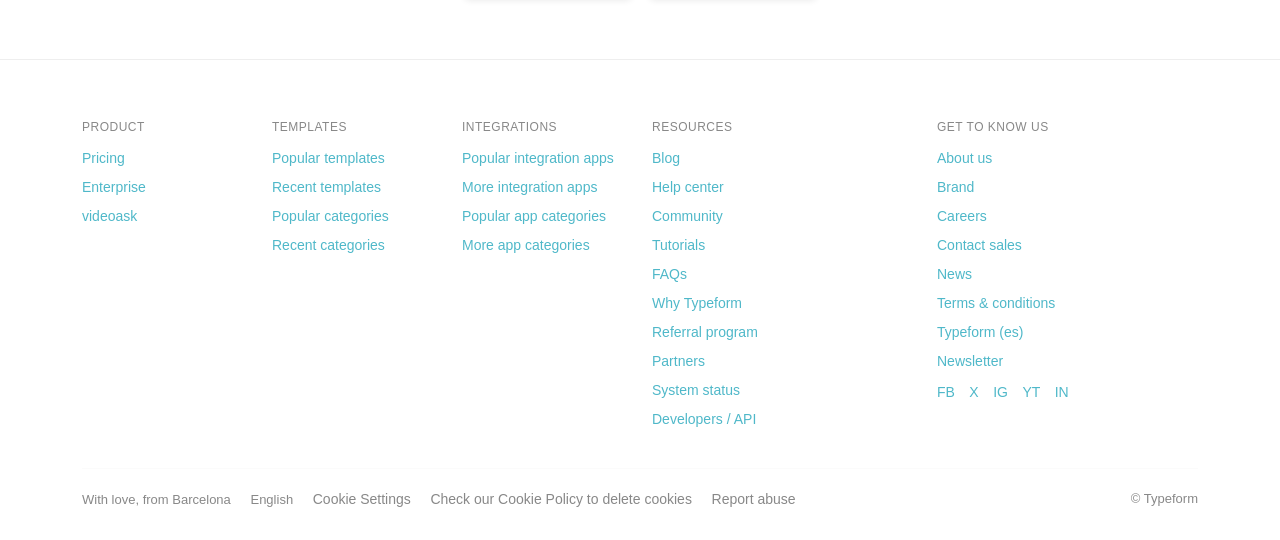
<file: developers.html>
<!DOCTYPE html>
<html lang="en">
<head>
<meta charset="UTF-8">
<meta name="viewport" content="width=device-width, initial-scale=1.0">
<title>Typeform Developers</title>
<link href="https://cdn.jsdelivr.net/npm/bootstrap@5.3.3/dist/css/bootstrap.min.css" rel="stylesheet">
<link rel="stylesheet" href="developers.css">
</head>
<body>

<nav class="navbar navbar-expand-lg navbar-light px-4 py-3">
    <a class="navbar-brand fw-bold" href="#">Typeform <span class="divider">|</span> Developers</a>
    <button class="navbar-toggler" type="button" data-bs-toggle="collapse" data-bs-target="#navMenu">
        <span class="navbar-toggler-icon"></span>
    </button>
    <div class="collapse navbar-collapse" id="navMenu">
        <div class="nav-links d-flex flex-column flex-lg-row gap-3 gap-lg-4 ms-lg-auto mt-3 mt-lg-0 align-items-lg-center">
            <a href="#">Documentation</a>
            <a href="#">Community</a>
            <a href="#">Troubleshooting</a>
            <a href="#">Changelog</a>
            <a href="#">Get Involved</a>
            <a href="#">Support</a>
            <button class="btn login-btn">Login</button>
            <button class="btn signup-btn">Sign up</button>
        </div>
    </div>
</nav>

<div class="hero-dev container position-relative overflow-hidden">
    <div class="squares-deco d-none d-md-block">
        <span class="sq sq-1"></span>
        <span class="sq sq-2"></span>
        <span class="sq sq-3"></span>
        <span class="sq sq-4"></span>
        <span class="sq sq-5"></span>
    </div>

    <h1 class="dev-title">Conversational Data<br>Collection <span class="accent-red">for Digital Artists</span></h1>
    <p class="dev-sub">Welcome to <strong>Typeform's Developer Portal</strong>, where you'll find everything you need to interact with our platform. → <a href="#">Get started</a></p>

    <div class="row g-4 mt-4 icon-row">
        <div class="col-6 col-md-4 col-lg-2">
            <div class="icon-box">
                <svg xmlns="http://www.w3.org/2000/svg" width="28" height="28" viewBox="0 0 24 24" fill="none" stroke="#ff6b6b" stroke-width="2" stroke-linecap="round" stroke-linejoin="round">
                    <path d="M4 12h16"></path>
                    <circle cx="8" cy="12" r="2"></circle>
                    <circle cx="16" cy="12" r="2"></circle>
                </svg>
            </div>
            <h5 class="icon-title mcp">MCP Server</h5>
            <p>Build an integration that works with Typeform accounts from an LLM client.</p>
        </div>
        <div class="col-6 col-md-4 col-lg-2">
            <div class="icon-box">
                <svg xmlns="http://www.w3.org/2000/svg" width="28" height="28" viewBox="0 0 24 24" fill="none" stroke="#8bc34a" stroke-width="2" stroke-linecap="round" stroke-linejoin="round">
                    <circle cx="12" cy="12" r="5"></circle>
                    <line x1="12" y1="1" x2="12" y2="3"></line>
                    <line x1="12" y1="21" x2="12" y2="23"></line>
                    <line x1="4.22" y1="4.22" x2="5.64" y2="5.64"></line>
                    <line x1="18.36" y1="18.36" x2="19.78" y2="19.78"></line>
                    <line x1="1" y1="12" x2="3" y2="12"></line>
                    <line x1="21" y1="12" x2="23" y2="12"></line>
                </svg>
            </div>
            <h5 class="icon-title create">Create API</h5>
            <p>Create, retrieve, update, and delete your typeforms, themes, and images.</p>
        </div>
        <div class="col-6 col-md-4 col-lg-2">
            <div class="icon-box">
                <svg xmlns="http://www.w3.org/2000/svg" width="28" height="28" viewBox="0 0 24 24" fill="none" stroke="#e8b800" stroke-width="2" stroke-linecap="round" stroke-linejoin="round">
                    <path d="M22 19a2 2 0 0 1-2 2H4a2 2 0 0 1-2-2V5a2 2 0 0 1 2-2h5l2 3h9a2 2 0 0 1 2 2z"></path>
                </svg>
            </div>
            <h5 class="icon-title responses">Responses API</h5>
            <p>Retrieve your typeform submissions---on demand and programmatically.</p>
        </div>
        <div class="col-6 col-md-4 col-lg-2">
            <div class="icon-box">
                <svg xmlns="http://www.w3.org/2000/svg" width="28" height="28" viewBox="0 0 24 24" fill="none" stroke="#a569d9" stroke-width="2" stroke-linecap="round" stroke-linejoin="round">
                    <circle cx="18" cy="5" r="3"></circle>
                    <circle cx="6" cy="12" r="3"></circle>
                    <circle cx="18" cy="19" r="3"></circle>
                    <line x1="8.59" y1="13.51" x2="15.42" y2="17.49"></line>
                    <line x1="15.41" y1="6.51" x2="8.59" y2="10.49"></line>
                </svg>
            </div>
            <h5 class="icon-title webhooks">Webhooks API</h5>
            <p>Automatically deliver your typeform's submissions to your URL or web app.</p>
        </div>
        <div class="col-6 col-md-4 col-lg-2">
            <div class="icon-box">
                <svg xmlns="http://www.w3.org/2000/svg" width="28" height="28" viewBox="0 0 24 24" fill="none" stroke="#e08b23" stroke-width="2" stroke-linecap="round" stroke-linejoin="round">
                    <polyline points="16 18 22 12 16 6"></polyline>
                    <polyline points="8 6 2 12 8 18"></polyline>
                </svg>
            </div>
            <h5 class="icon-title embed">Embed SDK</h5>
            <p>Seamlessly integrate your typeform by embedding it in your website or web app.</p>
        </div>
    </div>
</div>

<div class="apis-intro text-center">
    <div class="container">
        <h2>Welcome to Typeform's APIs!</h2>
        <p class="mx-auto">With our APIs and developer tools, you can do everything from the basics, like tweak your themes and add new images to your account, to the most powerful features Typeform offers, like retrieve responses on demand and customize forms with Hidden Fields. And you can do it all without using the Typeform builder or even logging into Typeform.com!</p>
    </div>

    <div class="container api-pairs">

        <div class="row align-items-center g-4 api-pair">
            <div class="col-lg-6 order-lg-2">
                <div class="api-label mcp">
                    <span class="api-icon-sm">
                        <svg xmlns="http://www.w3.org/2000/svg" width="20" height="20" viewBox="0 0 24 24" fill="none" stroke="#ff6b6b" stroke-width="2" stroke-linecap="round" stroke-linejoin="round">
                            <path d="M4 12h16"></path>
                            <circle cx="8" cy="12" r="2"></circle>
                            <circle cx="16" cy="12" r="2"></circle>
                        </svg>
                    </span>
                    MCP_Server
                </div>
                <p>Build an integration that lets your users work with their Typeform accounts from an LLM client, over the Model Context Protocol.</p>
                <button class="learn-btn mcp">→ LEARN MORE</button>
            </div>
            <div class="col-lg-6 order-lg-1">
                <pre class="code-block mcp"><code>{
  "method": "tools/call",
  "params": {
    "name": "forms-public-create-form",
    "arguments": {
      "title": "Lead Qualification Home Page",
      "workspace_id": "marketing team"
    }
  }
}</code></pre>
            </div>
        </div>

        <div class="row align-items-center g-4 api-pair">
            <div class="col-lg-6">
                <pre class="code-block create"><code>{
  "title": "Monty Python Quiz",
  "fields": [
    {
      "type": "short_text",
      "title": "What is the
        airspeed velocity of
        an unladen swallow?"
    }
  ]
}</code></pre>
            </div>
            <div class="col-lg-6">
                <div class="api-label create">
                    <span class="api-icon-sm">
                        <svg xmlns="http://www.w3.org/2000/svg" width="20" height="20" viewBox="0 0 24 24" fill="none" stroke="#8bc34a" stroke-width="2" stroke-linecap="round" stroke-linejoin="round">
                            <circle cx="12" cy="12" r="5"></circle>
                        </svg>
                    </span>
                    Create_API
                </div>
                <p>Create, update, delete, and customize typeforms, themes, and images on the fly, without using the Typeform builder.</p>
                <button class="learn-btn create">→ LEARN MORE</button>
            </div>
        </div>

        <div class="row align-items-center g-4 api-pair">
            <div class="col-lg-6 order-lg-2">
                <div class="api-label responses">
                    <span class="api-icon-sm">
                        <svg xmlns="http://www.w3.org/2000/svg" width="20" height="20" viewBox="0 0 24 24" fill="none" stroke="#e8b800" stroke-width="2" stroke-linecap="round" stroke-linejoin="round">
                            <path d="M22 19a2 2 0 0 1-2 2H4a2 2 0 0 1-2-2V5a2 2 0 0 1 2-2h5l2 3h9a2 2 0 0 1 2 2z"></path>
                        </svg>
                    </span>
                    Responses_API
                </div>
                <p>Access the submissions for your typeforms in JSON format, without setting up webhooks or third-party integrations.</p>
                <button class="learn-btn responses">→ LEARN MORE</button>
            </div>
            <div class="col-lg-6 order-lg-1">
                <pre class="code-block responses"><code>{
  "answers": [
    {
      "type": "text",
      "text": "What do you mean...
        African or European?"
    }
  ]
}</code></pre>
            </div>
        </div>

        <div class="row align-items-center g-4 api-pair">
            <div class="col-lg-6">
                <pre class="code-block webhooks"><code>{
  "form_id": "montyp",
  "tag": "Monty Pyhook",
  "url": "https://monty-pyform.com",
  "enabled": false,
  "created_at": "2016-11-21T12:23:26Z",
  "updated_at": "2016-11-21T12:23:26Z"
}</code></pre>
            </div>
            <div class="col-lg-6">
                <div class="api-label webhooks">
                    <span class="api-icon-sm">
                        <svg xmlns="http://www.w3.org/2000/svg" width="20" height="20" viewBox="0 0 24 24" fill="none" stroke="#a569d9" stroke-width="2" stroke-linecap="round" stroke-linejoin="round">
                            <circle cx="18" cy="5" r="3"></circle>
                            <circle cx="6" cy="12" r="3"></circle>
                            <circle cx="18" cy="19" r="3"></circle>
                        </svg>
                    </span>
                    Webhooks_API
                </div>
                <p>Send every submission for your typeform directly to any URL or compatible web application, as soon as it's submitted.</p>
                <button class="learn-btn webhooks">→ LEARN MORE</button>
            </div>
        </div>

        <div class="row align-items-center g-4 api-pair">
            <div class="col-lg-6 order-lg-2">
                <div class="api-label embed">
                    <span class="api-icon-sm">
                        <svg xmlns="http://www.w3.org/2000/svg" width="20" height="20" viewBox="0 0 24 24" fill="none" stroke="#e08b23" stroke-width="2" stroke-linecap="round" stroke-linejoin="round">
                            <polyline points="16 18 22 12 16 6"></polyline>
                            <polyline points="8 6 2 12 8 18"></polyline>
                        </svg>
                    </span>
                    Embed_SDK
                </div>
                <p>Integrate your typeform into your website or web app---it will look like a part of your site, and people won't have to leave your site to respond.</p>
                <button class="learn-btn embed">→ LEARN MORE</button>
            </div>
            <div class="col-lg-6 order-lg-1">
                <pre class="code-block embed"><code>import { createWidget } from '@typeform/embed'

createWidget('&lt;form-id&gt;',
  {
    hideHeaders: true,
    hideFooter: true,
    opacity: 75,
    hidden: {
      email: 'user@example.com'
    }
  }
)</code></pre>
            </div>
        </div>

    </div>
</div>

<div class="endpoints-section text-center">
    <h2>Looking for <span class="accent-red">endpoints?</span></h2>
    <div class="endpoint-pills">
        <button class="pill-btn">Create_API</button>
        <button class="pill-btn">Responses_API</button>
        <button class="pill-btn">Webhooks_API</button>
        <button class="pill-btn">Embed_SDK</button>
    </div>
</div>

<footer class="dev-footer">
    <div class="container">
        <div class="row g-4">
            <div class="col-6 col-md-2">
                <h6>PRODUCT</h6>
                <a href="#">Pricing</a>
                <a href="#">Enterprise</a>
                <a href="#">videoask</a>
            </div>
            <div class="col-6 col-md-2">
                <h6>TEMPLATES</h6>
                <a href="#">Popular templates</a>
                <a href="#">Recent templates</a>
                <a href="#">Popular categories</a>
                <a href="#">Recent categories</a>
            </div>
            <div class="col-6 col-md-2">
                <h6>INTEGRATIONS</h6>
                <a href="#">Popular integration apps</a>
                <a href="#">More integration apps</a>
                <a href="#">Popular app categories</a>
                <a href="#">More app categories</a>
            </div>
            <div class="col-6 col-md-3">
                <h6>RESOURCES</h6>
                <a href="#">Blog</a>
                <a href="#">Help center</a>
                <a href="#">Community</a>
                <a href="#">Tutorials</a>
                <a href="#">FAQs</a>
                <a href="#">Why Typeform</a>
                <a href="#">Referral program</a>
                <a href="#">Partners</a>
                <a href="#">System status</a>
                <a href="#">Developers / API</a>
            </div>
            <div class="col-6 col-md-3">
                <h6>GET TO KNOW US</h6>
                <a href="#">About us</a>
                <a href="#">Brand</a>
                <a href="#">Careers</a>
                <a href="#">Contact sales</a>
                <a href="#">News</a>
                <a href="#">Terms &amp; conditions</a>
                <a href="#">Typeform (es)</a>
                <a href="#">Newsletter</a>
                <div class="footer-socials mt-2">
                    <a href="#">FB</a>
                    <a href="#">X</a>
                    <a href="#">IG</a>
                    <a href="#">YT</a>
                    <a href="#">IN</a>
                </div>
            </div>
        </div>

        <hr>

        <div class="footer-bottom d-flex justify-content-between flex-wrap">
            <div>
                <span>With love, from Barcelona</span>
                <span class="ms-3">English</span>
                <a href="#" class="ms-3">Cookie Settings</a>
                <a href="#" class="ms-3">Check our Cookie Policy to delete cookies</a>
                <a href="#" class="ms-3">Report abuse</a>
            </div>
            <span>© Typeform</span>
        </div>
    </div>
</footer>

<script src="https://cdn.jsdelivr.net/npm/bootstrap@5.3.3/dist/js/bootstrap.bundle.min.js"></script>

</body>
</html>
</file>
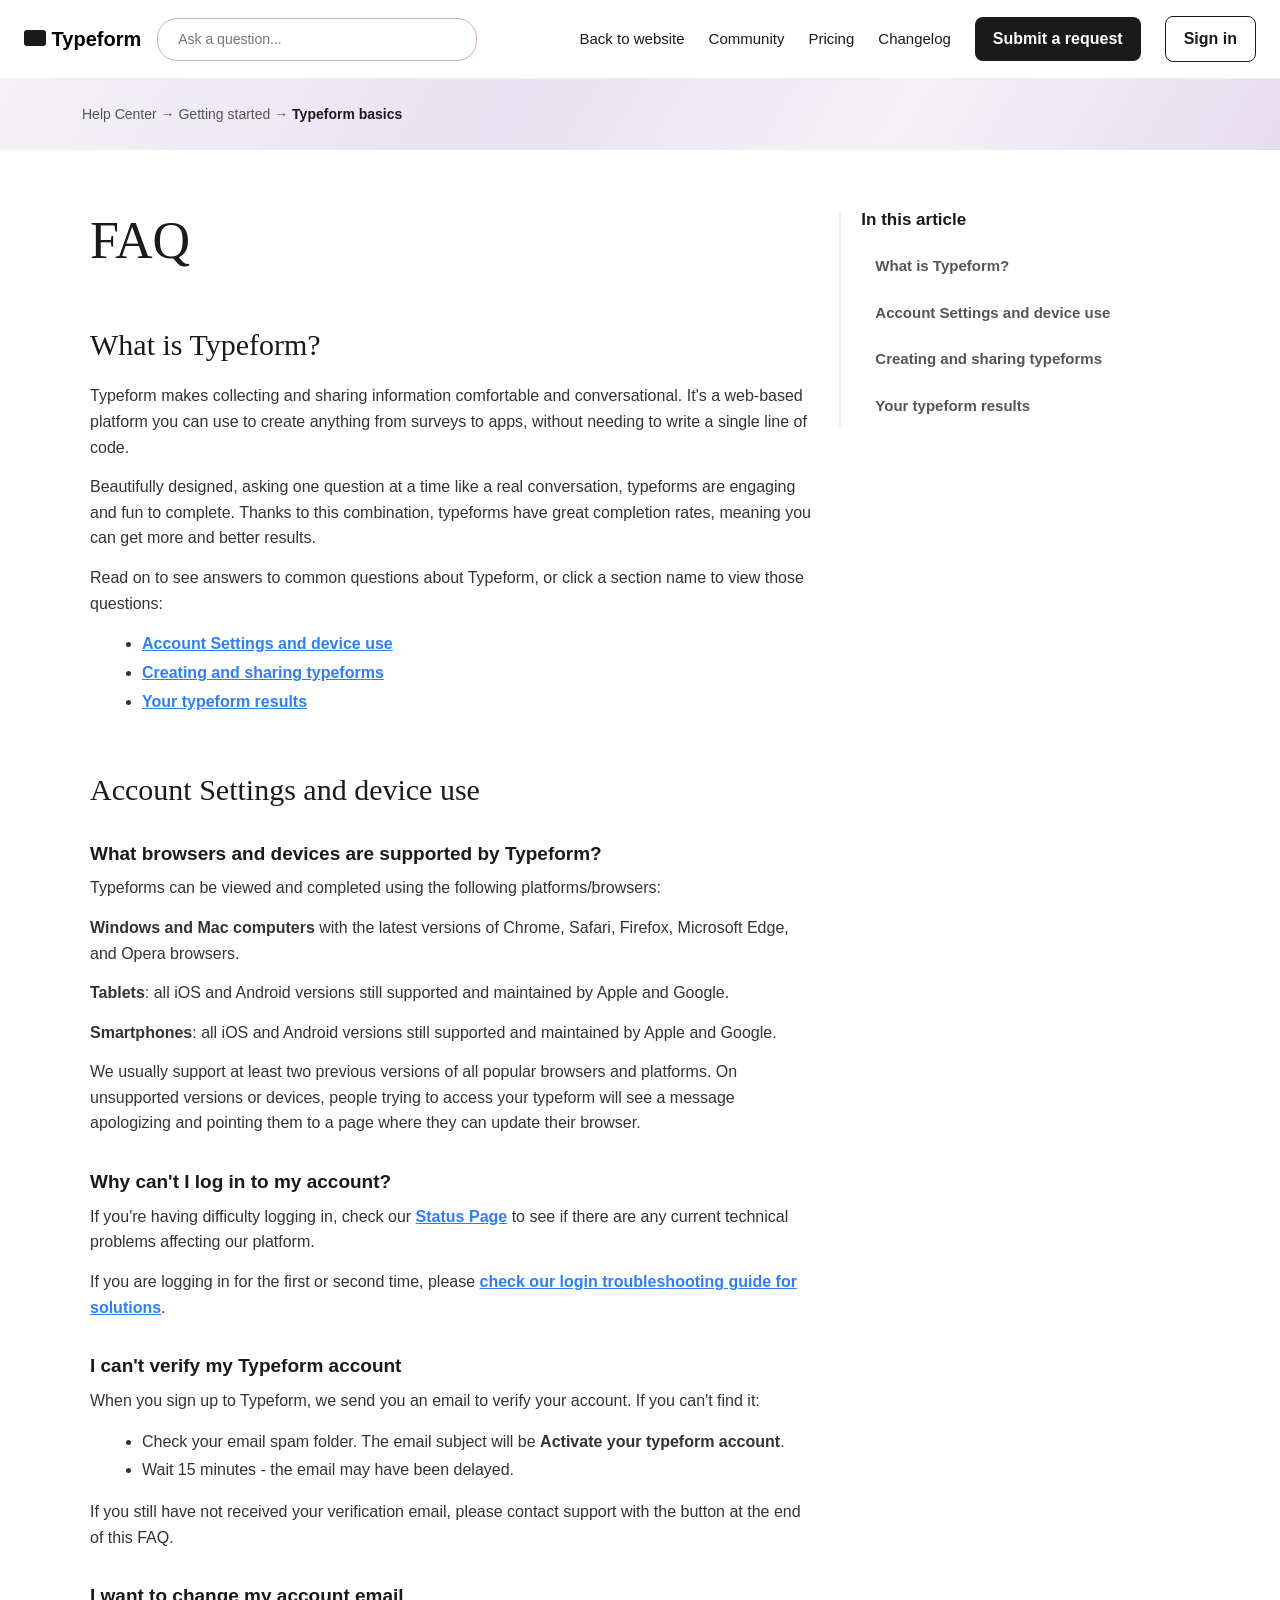
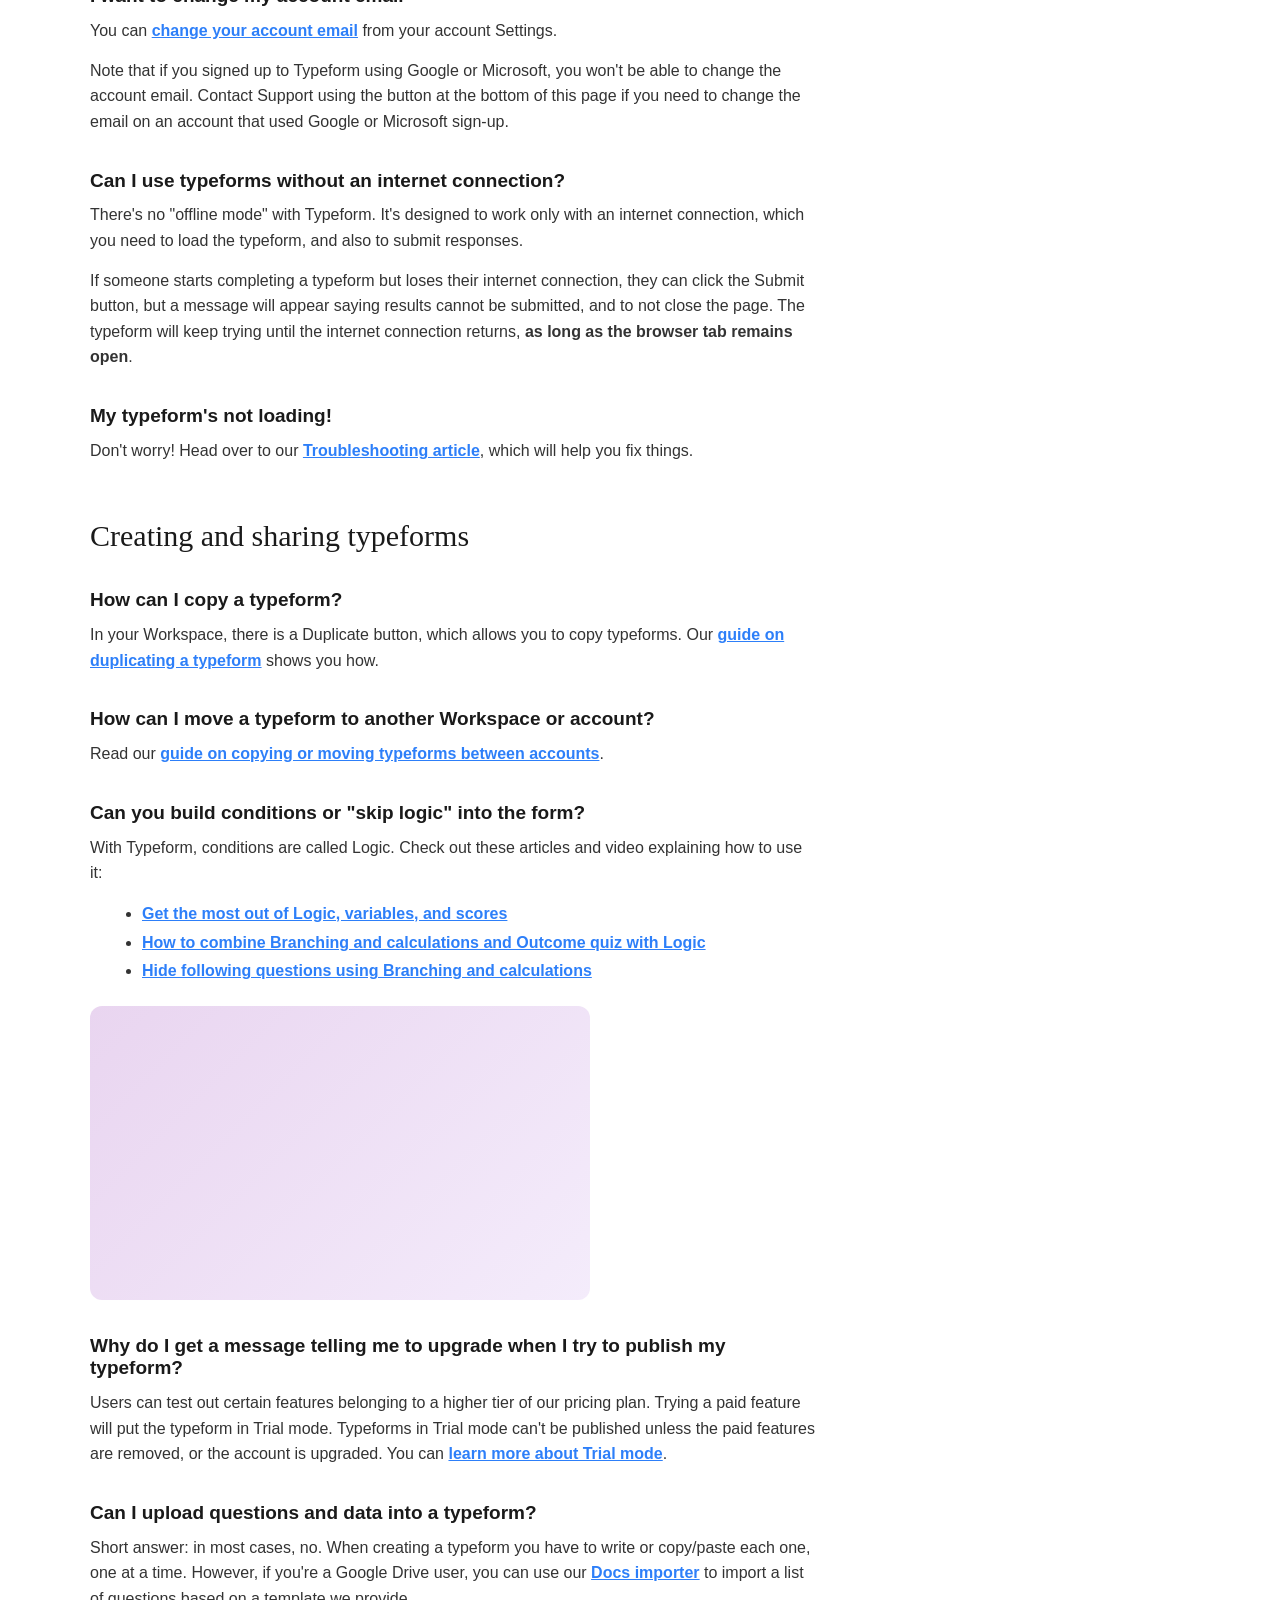
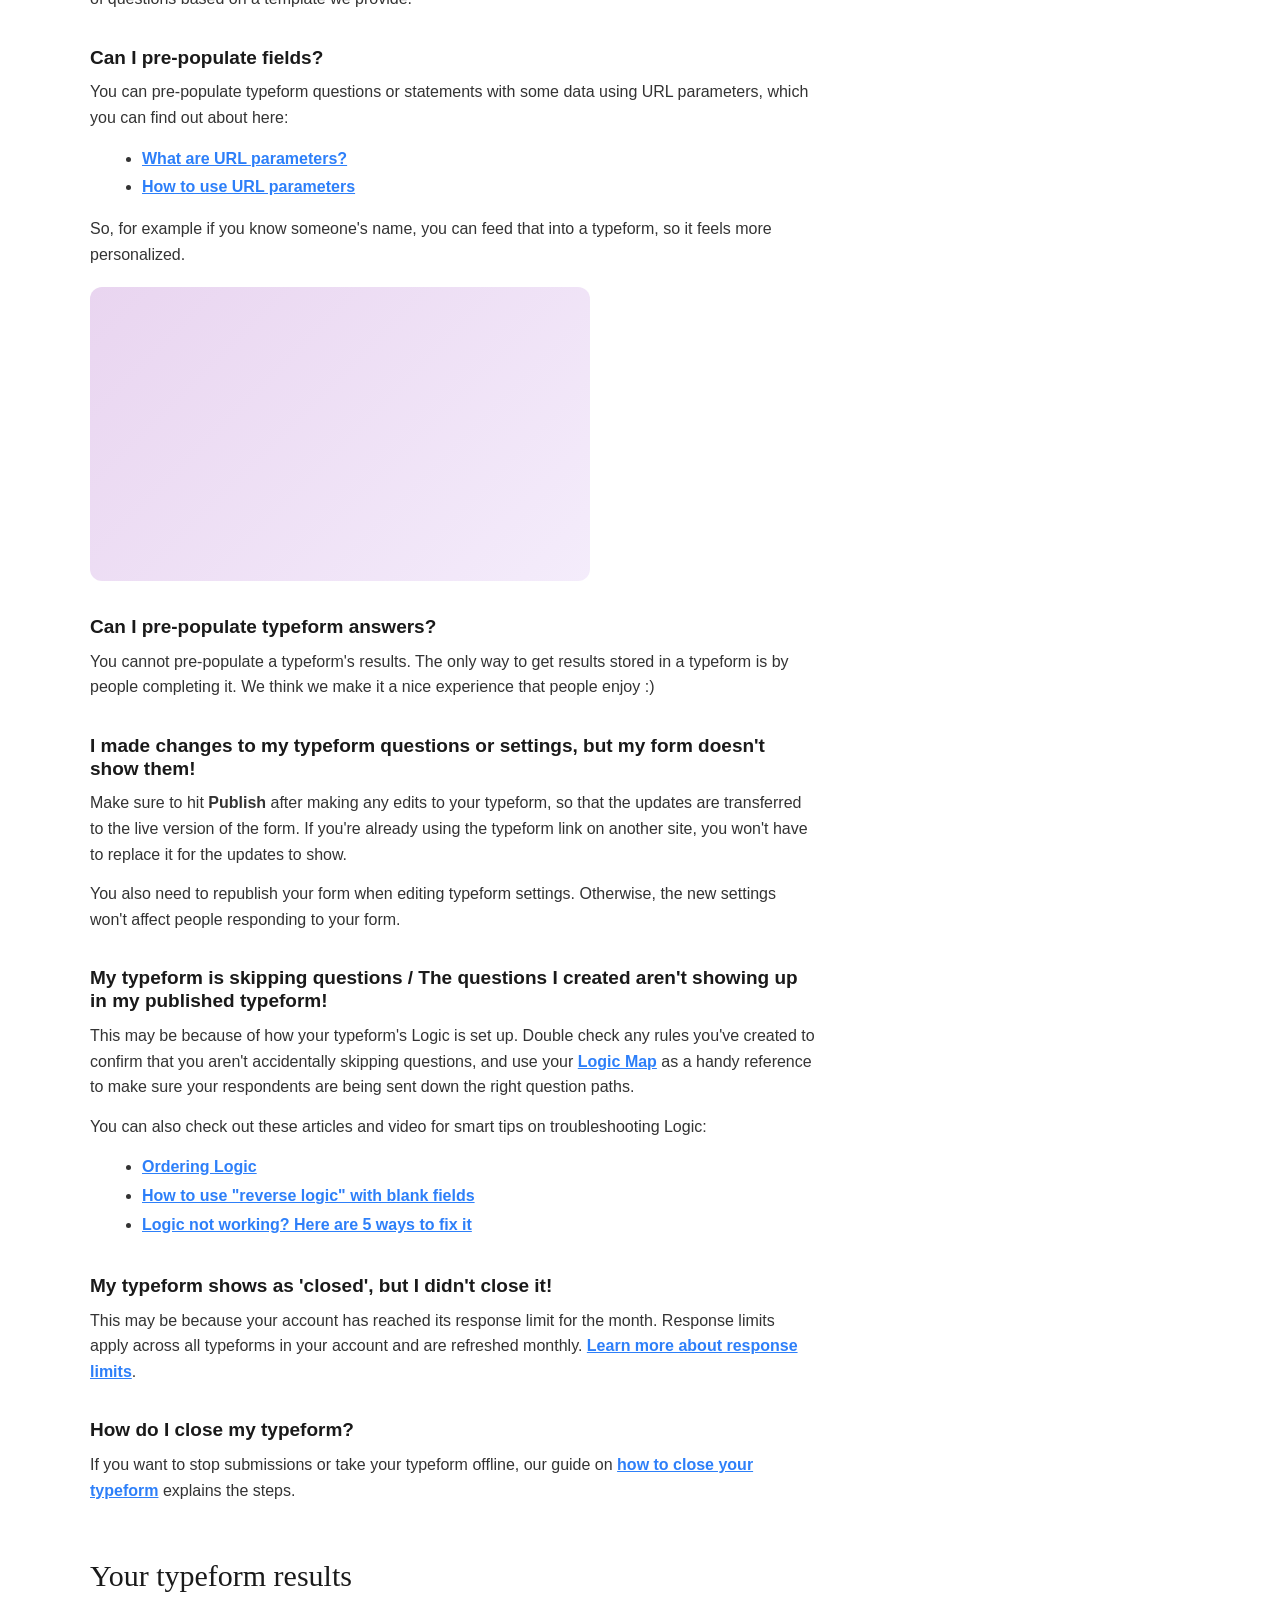
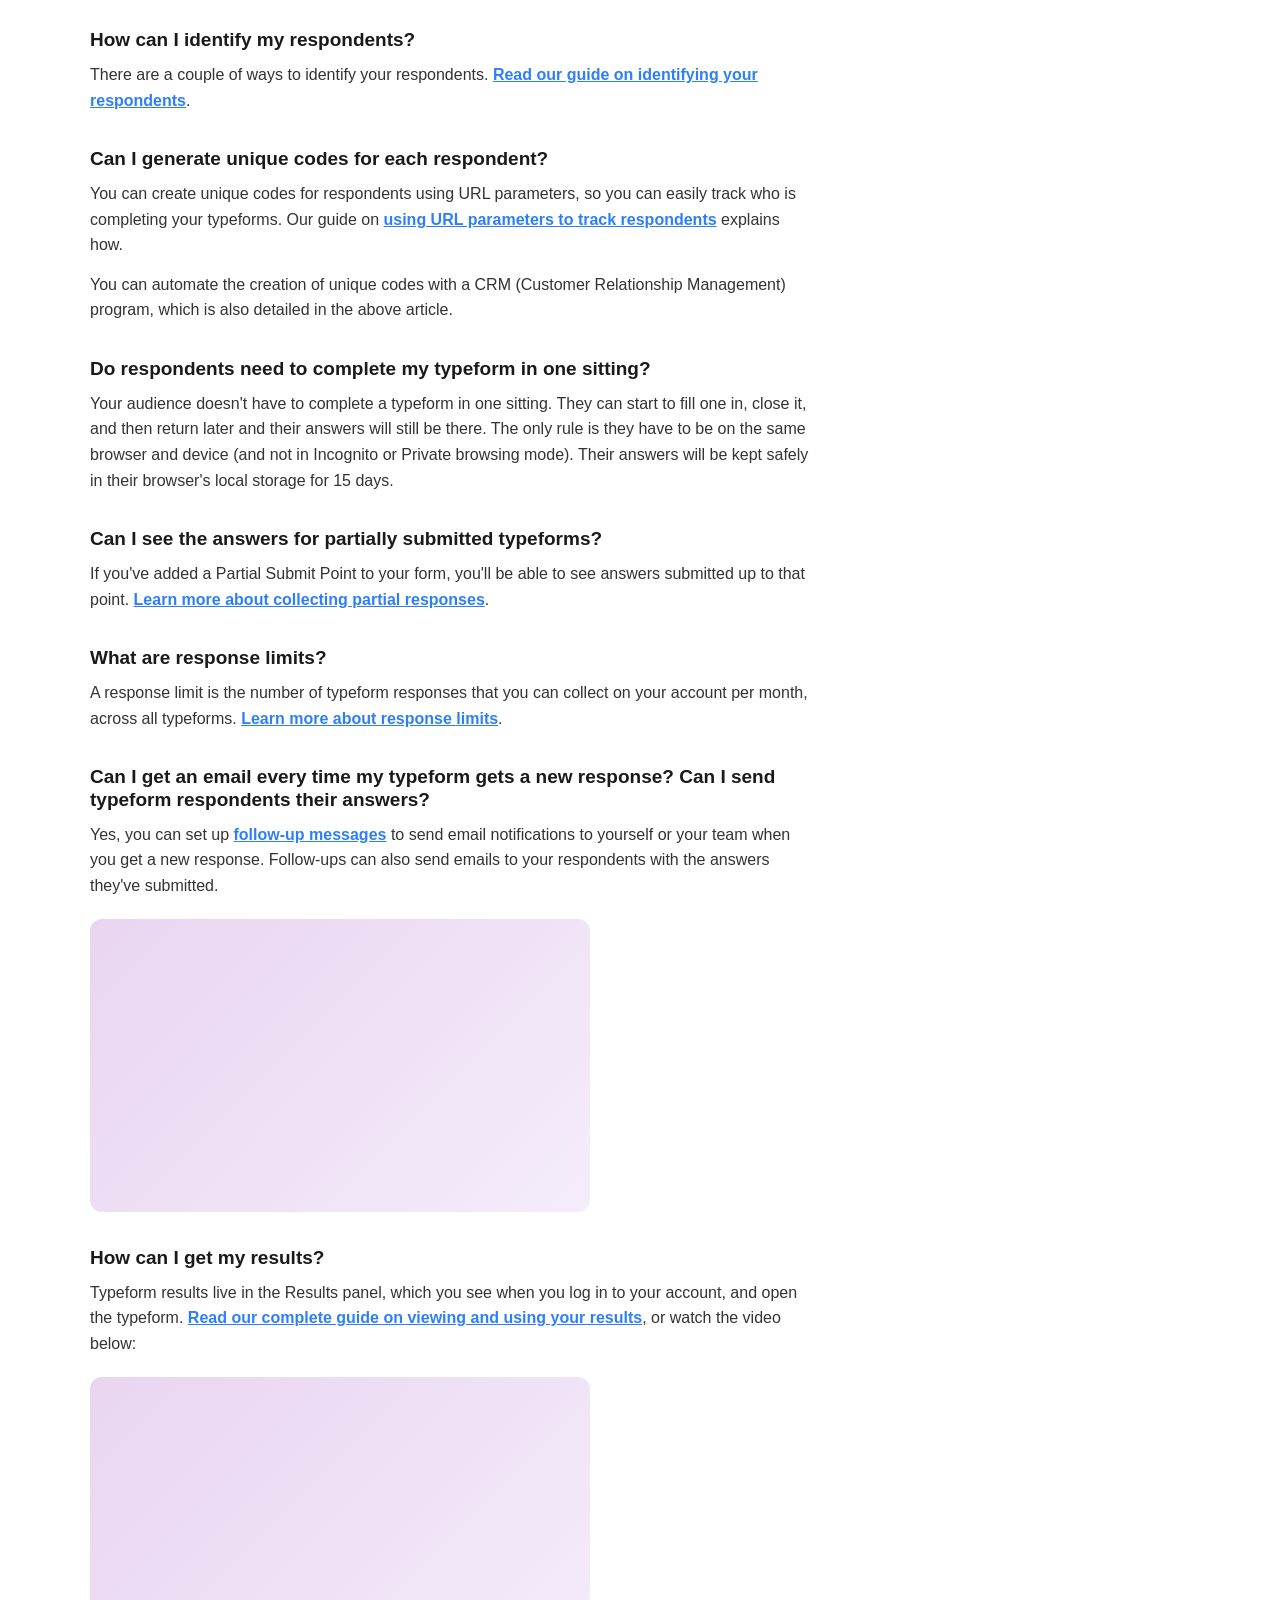
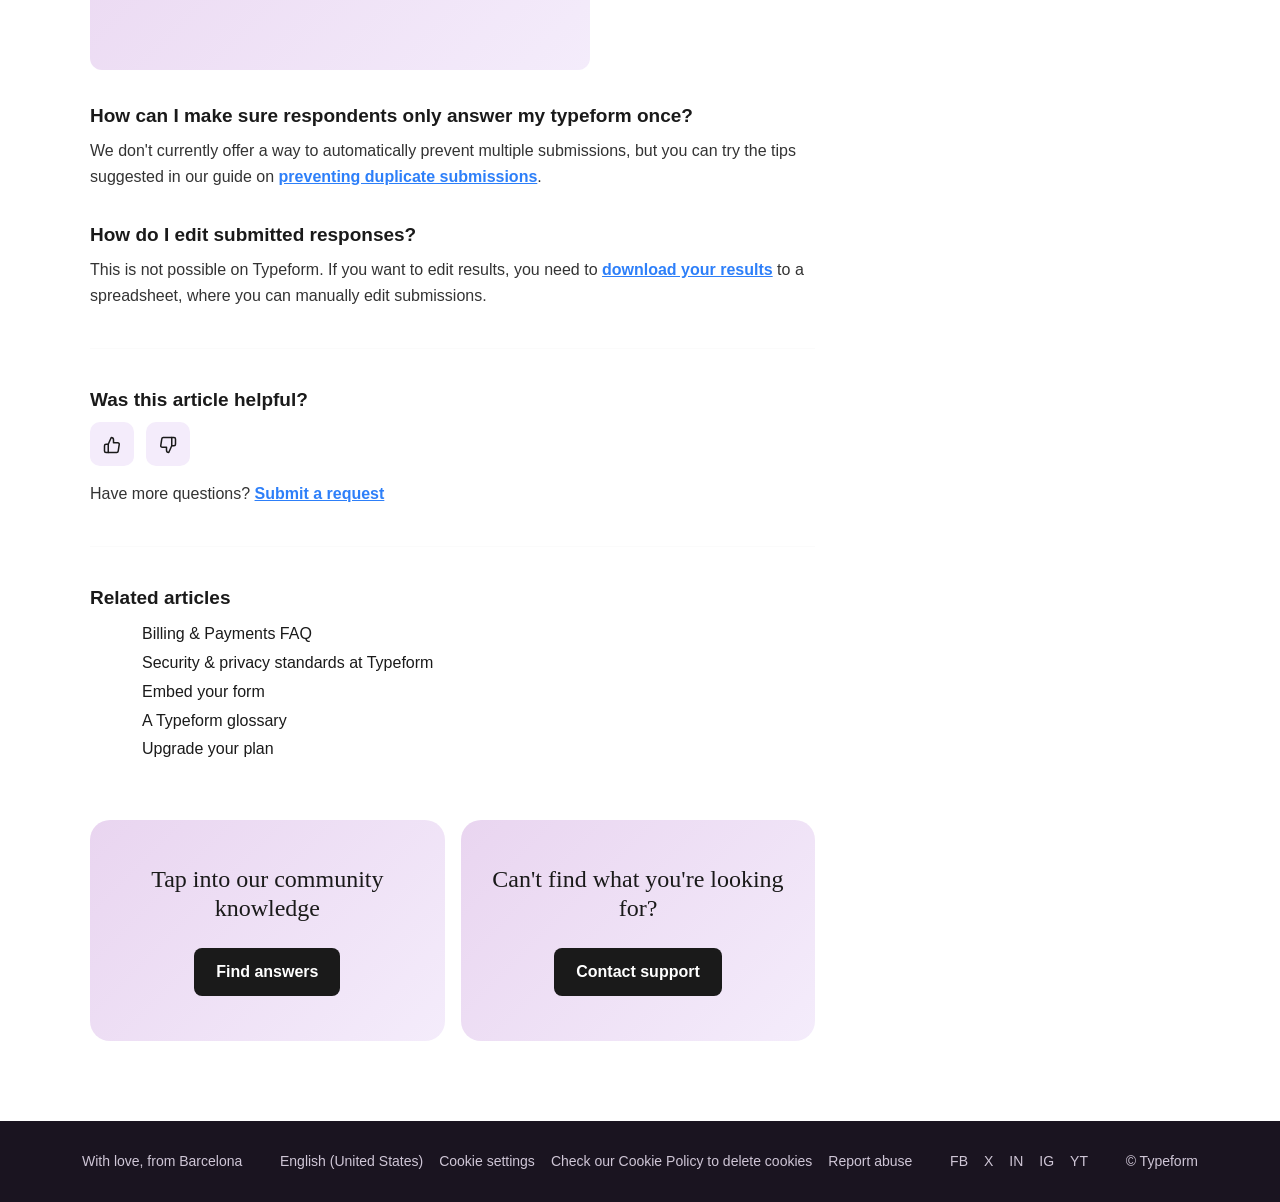
<file: faq.html>
<!DOCTYPE html>
<html lang="en">
<head>
<meta charset="UTF-8">
<meta name="viewport" content="width=device-width, initial-scale=1.0">
<title>FAQ | Typeform Help Center</title>
<link href="https://cdn.jsdelivr.net/npm/bootstrap@5.3.3/dist/css/bootstrap.min.css" rel="stylesheet">
<link rel="stylesheet" href="faq.css">
</head>
<body>

<nav class="navbar navbar-expand-lg navbar-light px-4 py-3">
    <a class="navbar-brand fw-bold" href="./helpcenter.html"><span class="logo-box"></span> Typeform</a>
    <div class="search-box mx-auto d-none d-lg-block">
        <input type="text" placeholder="Ask a question...">
    </div>
    <button class="navbar-toggler" type="button" data-bs-toggle="collapse" data-bs-target="#navMenu">
        <span class="navbar-toggler-icon"></span>
    </button>
    <div class="collapse navbar-collapse" id="navMenu">
        <div class="nav-links d-flex flex-column flex-lg-row gap-3 gap-lg-4 ms-lg-auto mt-3 mt-lg-0 align-items-lg-center">
            <a href="./index.html">Back to website</a>
            <a href="#">Community</a>
            <a href="#">Pricing</a>
            <a href="#">Changelog</a>
            <button class="btn request-btn">Submit a request</button>
            <button class="btn signin-btn">Sign in</button>
        </div>
    </div>
</nav>

<div class="breadcrumb-band">
    <div class="container">
        <a href="#">Help Center</a> → <a href="#">Getting started</a> → <span>Typeform basics</span>
    </div>
</div>

<div class="container article-wrap">
    <div class="row">

        <div class="col-lg-8">
            <h1 class="article-title">FAQ</h1>

            <h2 id="what-is-typeform">What is Typeform?</h2>
            <p>Typeform makes collecting and sharing information comfortable and conversational. It's a web-based platform you can use to create anything from surveys to apps, without needing to write a single line of code.</p>
            <p>Beautifully designed, asking one question at a time like a real conversation, typeforms are engaging and fun to complete. Thanks to this combination, typeforms have great completion rates, meaning you can get more and better results.</p>
            <p>Read on to see answers to common questions about Typeform, or click a section name to view those questions:</p>
            <ul>
                <li><a href="#account-settings">Account Settings and device use</a></li>
                <li><a href="#creating-sharing">Creating and sharing typeforms</a></li>
                <li><a href="#typeform-results">Your typeform results</a></li>
            </ul>

            <h2 id="account-settings">Account Settings and device use</h2>

            <h4>What browsers and devices are supported by Typeform?</h4>
            <p>Typeforms can be viewed and completed using the following platforms/browsers:</p>
            <p><strong>Windows and Mac computers</strong> with the latest versions of Chrome, Safari, Firefox, Microsoft Edge, and Opera browsers.</p>
            <p><strong>Tablets</strong>: all iOS and Android versions still supported and maintained by Apple and Google.</p>
            <p><strong>Smartphones</strong>: all iOS and Android versions still supported and maintained by Apple and Google.</p>
            <p>We usually support at least two previous versions of all popular browsers and platforms. On unsupported versions or devices, people trying to access your typeform will see a message apologizing and pointing them to a page where they can update their browser.</p>

            <h4>Why can't I log in to my account?</h4>
            <p>If you're having difficulty logging in, check our <a href="#">Status Page</a> to see if there are any current technical problems affecting our platform.</p>
            <p>If you are logging in for the first or second time, please <a href="#">check our login troubleshooting guide for solutions</a>.</p>

            <h4>I can't verify my Typeform account</h4>
            <p>When you sign up to Typeform, we send you an email to verify your account. If you can't find it:</p>
            <ul>
                <li>Check your email spam folder. The email subject will be <strong>Activate your typeform account</strong>.</li>
                <li>Wait 15 minutes - the email may have been delayed.</li>
            </ul>
            <p>If you still have not received your verification email, please contact support with the button at the end of this FAQ.</p>

            <h4>I want to change my account email</h4>
            <p>You can <a href="#">change your account email</a> from your account Settings.</p>
            <p>Note that if you signed up to Typeform using Google or Microsoft, you won't be able to change the account email. Contact Support using the button at the bottom of this page if you need to change the email on an account that used Google or Microsoft sign-up.</p>

            <h4>Can I use typeforms without an internet connection?</h4>
            <p>There's no "offline mode" with Typeform. It's designed to work only with an internet connection, which you need to load the typeform, and also to submit responses.</p>
            <p>If someone starts completing a typeform but loses their internet connection, they can click the Submit button, but a message will appear saying results cannot be submitted, and to not close the page. The typeform will keep trying until the internet connection returns, <strong>as long as the browser tab remains open</strong>.</p>

            <h4>My typeform's not loading!</h4>
            <p>Don't worry! Head over to our <a href="#">Troubleshooting article</a>, which will help you fix things.</p>

            <h2 id="creating-sharing">Creating and sharing typeforms</h2>

            <h4>How can I copy a typeform?</h4>
            <p>In your Workspace, there is a Duplicate button, which allows you to copy typeforms. Our <a href="#">guide on duplicating a typeform</a> shows you how.</p>

            <h4>How can I move a typeform to another Workspace or account?</h4>
            <p>Read our <a href="#">guide on copying or moving typeforms between accounts</a>.</p>

            <h4>Can you build conditions or "skip logic" into the form?</h4>
            <p>With Typeform, conditions are called Logic. Check out these articles and video explaining how to use it:</p>
            <ul>
                <li><a href="#">Get the most out of Logic, variables, and scores</a></li>
                <li><a href="#">How to combine Branching and calculations and Outcome quiz with Logic</a></li>
                <li><a href="#">Hide following questions using Branching and calculations</a></li>
            </ul>

            <div class="video-wrap">
                <iframe src="https://fast.wistia.net/embed/iframe/6dq8mvhx4m" title="How to add logic and branching" allow="autoplay; fullscreen" allowfullscreen class="video-frame"></iframe>
            </div>

            <h4>Why do I get a message telling me to upgrade when I try to publish my typeform?</h4>
            <p>Users can test out certain features belonging to a higher tier of our pricing plan. Trying a paid feature will put the typeform in Trial mode. Typeforms in Trial mode can't be published unless the paid features are removed, or the account is upgraded. You can <a href="#">learn more about Trial mode</a>.</p>

            <h4>Can I upload questions and data into a typeform?</h4>
            <p>Short answer: in most cases, no. When creating a typeform you have to write or copy/paste each one, one at a time. However, if you're a Google Drive user, you can use our <a href="#">Docs importer</a> to import a list of questions based on a template we provide.</p>

            <h4>Can I pre-populate fields?</h4>
            <p>You can pre-populate typeform questions or statements with some data using URL parameters, which you can find out about here:</p>
            <ul>
                <li><a href="#">What are URL parameters?</a></li>
                <li><a href="#">How to use URL parameters</a></li>
            </ul>
            <p>So, for example if you know someone's name, you can feed that into a typeform, so it feels more personalized.</p>

            <div class="video-wrap">
                <iframe src="https://fast.wistia.net/embed/iframe/miqcb8ug0n" title="Adding URL parameters to your form" allow="autoplay; fullscreen" allowfullscreen class="video-frame"></iframe>
            </div>

            <h4>Can I pre-populate typeform answers?</h4>
            <p>You cannot pre-populate a typeform's results. The only way to get results stored in a typeform is by people completing it. We think we make it a nice experience that people enjoy :)</p>

            <h4>I made changes to my typeform questions or settings, but my form doesn't show them!</h4>
            <p>Make sure to hit <strong>Publish</strong> after making any edits to your typeform, so that the updates are transferred to the live version of the form. If you're already using the typeform link on another site, you won't have to replace it for the updates to show.</p>
            <p>You also need to republish your form when editing typeform settings. Otherwise, the new settings won't affect people responding to your form.</p>

            <h4>My typeform is skipping questions / The questions I created aren't showing up in my published typeform!</h4>
            <p>This may be because of how your typeform's Logic is set up. Double check any rules you've created to confirm that you aren't accidentally skipping questions, and use your <a href="#">Logic Map</a> as a handy reference to make sure your respondents are being sent down the right question paths.</p>
            <p>You can also check out these articles and video for smart tips on troubleshooting Logic:</p>
            <ul>
                <li><a href="#">Ordering Logic</a></li>
                <li><a href="#">How to use "reverse logic" with blank fields</a></li>
                <li><a href="#">Logic not working? Here are 5 ways to fix it</a></li>
            </ul>

            <h4>My typeform shows as 'closed', but I didn't close it!</h4>
            <p>This may be because your account has reached its response limit for the month. Response limits apply across all typeforms in your account and are refreshed monthly. <a href="#">Learn more about response limits</a>.</p>

            <h4>How do I close my typeform?</h4>
            <p>If you want to stop submissions or take your typeform offline, our guide on <a href="#">how to close your typeform</a> explains the steps.</p>

            <h2 id="typeform-results">Your typeform results</h2>

            <h4>How can I identify my respondents?</h4>
            <p>There are a couple of ways to identify your respondents. <a href="#">Read our guide on identifying your respondents</a>.</p>

            <h4>Can I generate unique codes for each respondent?</h4>
            <p>You can create unique codes for respondents using URL parameters, so you can easily track who is completing your typeforms. Our guide on <a href="#">using URL parameters to track respondents</a> explains how.</p>
            <p>You can automate the creation of unique codes with a CRM (Customer Relationship Management) program, which is also detailed in the above article.</p>

            <h4>Do respondents need to complete my typeform in one sitting?</h4>
            <p>Your audience doesn't have to complete a typeform in one sitting. They can start to fill one in, close it, and then return later and their answers will still be there. The only rule is they have to be on the same browser and device (and not in Incognito or Private browsing mode). Their answers will be kept safely in their browser's local storage for 15 days.</p>

            <h4>Can I see the answers for partially submitted typeforms?</h4>
            <p>If you've added a Partial Submit Point to your form, you'll be able to see answers submitted up to that point. <a href="#">Learn more about collecting partial responses</a>.</p>

            <h4>What are response limits?</h4>
            <p>A response limit is the number of typeform responses that you can collect on your account per month, across all typeforms. <a href="#">Learn more about response limits</a>.</p>

            <h4>Can I get an email every time my typeform gets a new response? Can I send typeform respondents their answers?</h4>
            <p>Yes, you can set up <a href="#">follow-up messages</a> to send email notifications to yourself or your team when you get a new response. Follow-ups can also send emails to your respondents with the answers they've submitted.</p>

            <div class="video-wrap">
                <iframe src="https://fast.wistia.net/embed/iframe/2zdr7ausb9" title="How to send follow-up emails and messages in Typeform" allow="autoplay; fullscreen" allowfullscreen class="video-frame"></iframe>
            </div>

            <h4>How can I get my results?</h4>
            <p>Typeform results live in the Results panel, which you see when you log in to your account, and open the typeform. <a href="#">Read our complete guide on viewing and using your results</a>, or watch the video below:</p>

            <div class="video-wrap">
                <iframe src="https://fast.wistia.net/embed/iframe/xmrdyzb11u" title="Your complete guide to your form results" allow="autoplay; fullscreen" allowfullscreen class="video-frame"></iframe>
            </div>

            <h4>How can I make sure respondents only answer my typeform once?</h4>
            <p>We don't currently offer a way to automatically prevent multiple submissions, but you can try the tips suggested in our guide on <a href="#">preventing duplicate submissions</a>.</p>

            <h4>How do I edit submitted responses?</h4>
            <p>This is not possible on Typeform. If you want to edit results, you need to <a href="#">download your results</a> to a spreadsheet, where you can manually edit submissions.</p>

            <hr>

            <h4>Was this article helpful?</h4>
            <div class="vote-buttons">
                <button class="vote-btn">
                    <svg xmlns="http://www.w3.org/2000/svg" width="18" height="18" viewBox="0 0 24 24" fill="none" stroke="#1a1a1a" stroke-width="2" stroke-linecap="round" stroke-linejoin="round">
                        <path d="M14 9V5a3 3 0 0 0-3-3l-4 9v11h11.28a2 2 0 0 0 2-1.7l1.38-9a2 2 0 0 0-2-2.3H14z"></path>
                        <path d="M7 22H4a2 2 0 0 1-2-2v-7a2 2 0 0 1 2-2h3"></path>
                    </svg>
                </button>
                <button class="vote-btn">
                    <svg xmlns="http://www.w3.org/2000/svg" width="18" height="18" viewBox="0 0 24 24" fill="none" stroke="#1a1a1a" stroke-width="2" stroke-linecap="round" stroke-linejoin="round">
                        <path d="M10 15v4a3 3 0 0 0 3 3l4-9V2H5.72a2 2 0 0 0-2 1.7l-1.38 9a2 2 0 0 0 2 2.3H10z"></path>
                        <path d="M17 2h3a2 2 0 0 1 2 2v7a2 2 0 0 1-2 2h-3"></path>
                    </svg>
                </button>
            </div>
            <p class="more-questions">Have more questions? <a href="#">Submit a request</a></p>

            <hr>

            <h4>Related articles</h4>
            <ul class="related-list">
                <li><a href="#">Billing &amp; Payments FAQ</a></li>
                <li><a href="#">Security &amp; privacy standards at Typeform</a></li>
                <li><a href="#">Embed your form</a></li>
                <li><a href="#">A Typeform glossary</a></li>
                <li><a href="#">Upgrade your plan</a></li>
            </ul>

            <div class="row g-3 cta-cards">
                <div class="col-md-6">
                    <div class="cta-card text-center">
                        <h5>Tap into our community knowledge</h5>
                        <button class="btn cta-btn">Find answers</button>
                    </div>
                </div>
                <div class="col-md-6">
                    <div class="cta-card text-center">
                        <h5>Can't find what you're looking for?</h5>
                        <button class="btn cta-btn">Contact support</button>
                    </div>
                </div>
            </div>
        </div>

        <div class="col-lg-4">
            <div class="sidebar-nav">
                <h5>In this article</h5>
                <a href="#what-is-typeform">What is Typeform?</a>
                <a href="#account-settings">Account Settings and device use</a>
                <a href="#creating-sharing">Creating and sharing typeforms</a>
                <a href="#typeform-results">Your typeform results</a>
            </div>
        </div>

    </div>
</div>

<footer class="help-footer">
    <div class="container d-flex flex-column flex-md-row justify-content-between align-items-center flex-wrap gap-3">
        <span>With love, from Barcelona</span>
        <div class="footer-links d-flex flex-wrap gap-3">
            <a href="#">English (United States)</a>
            <a href="#">Cookie settings</a>
            <a href="#">Check our Cookie Policy to delete cookies</a>
            <a href="#">Report abuse</a>
        </div>
        <div class="footer-socials d-flex gap-3">
            <a href="#">FB</a>
            <a href="#">X</a>
            <a href="#">IN</a>
            <a href="#">IG</a>
            <a href="#">YT</a>
        </div>
        <span>© Typeform</span>
    </div>
</footer>

<script src="https://cdn.jsdelivr.net/npm/bootstrap@5.3.3/dist/js/bootstrap.bundle.min.js"></script>

</body>
</html>
</file>
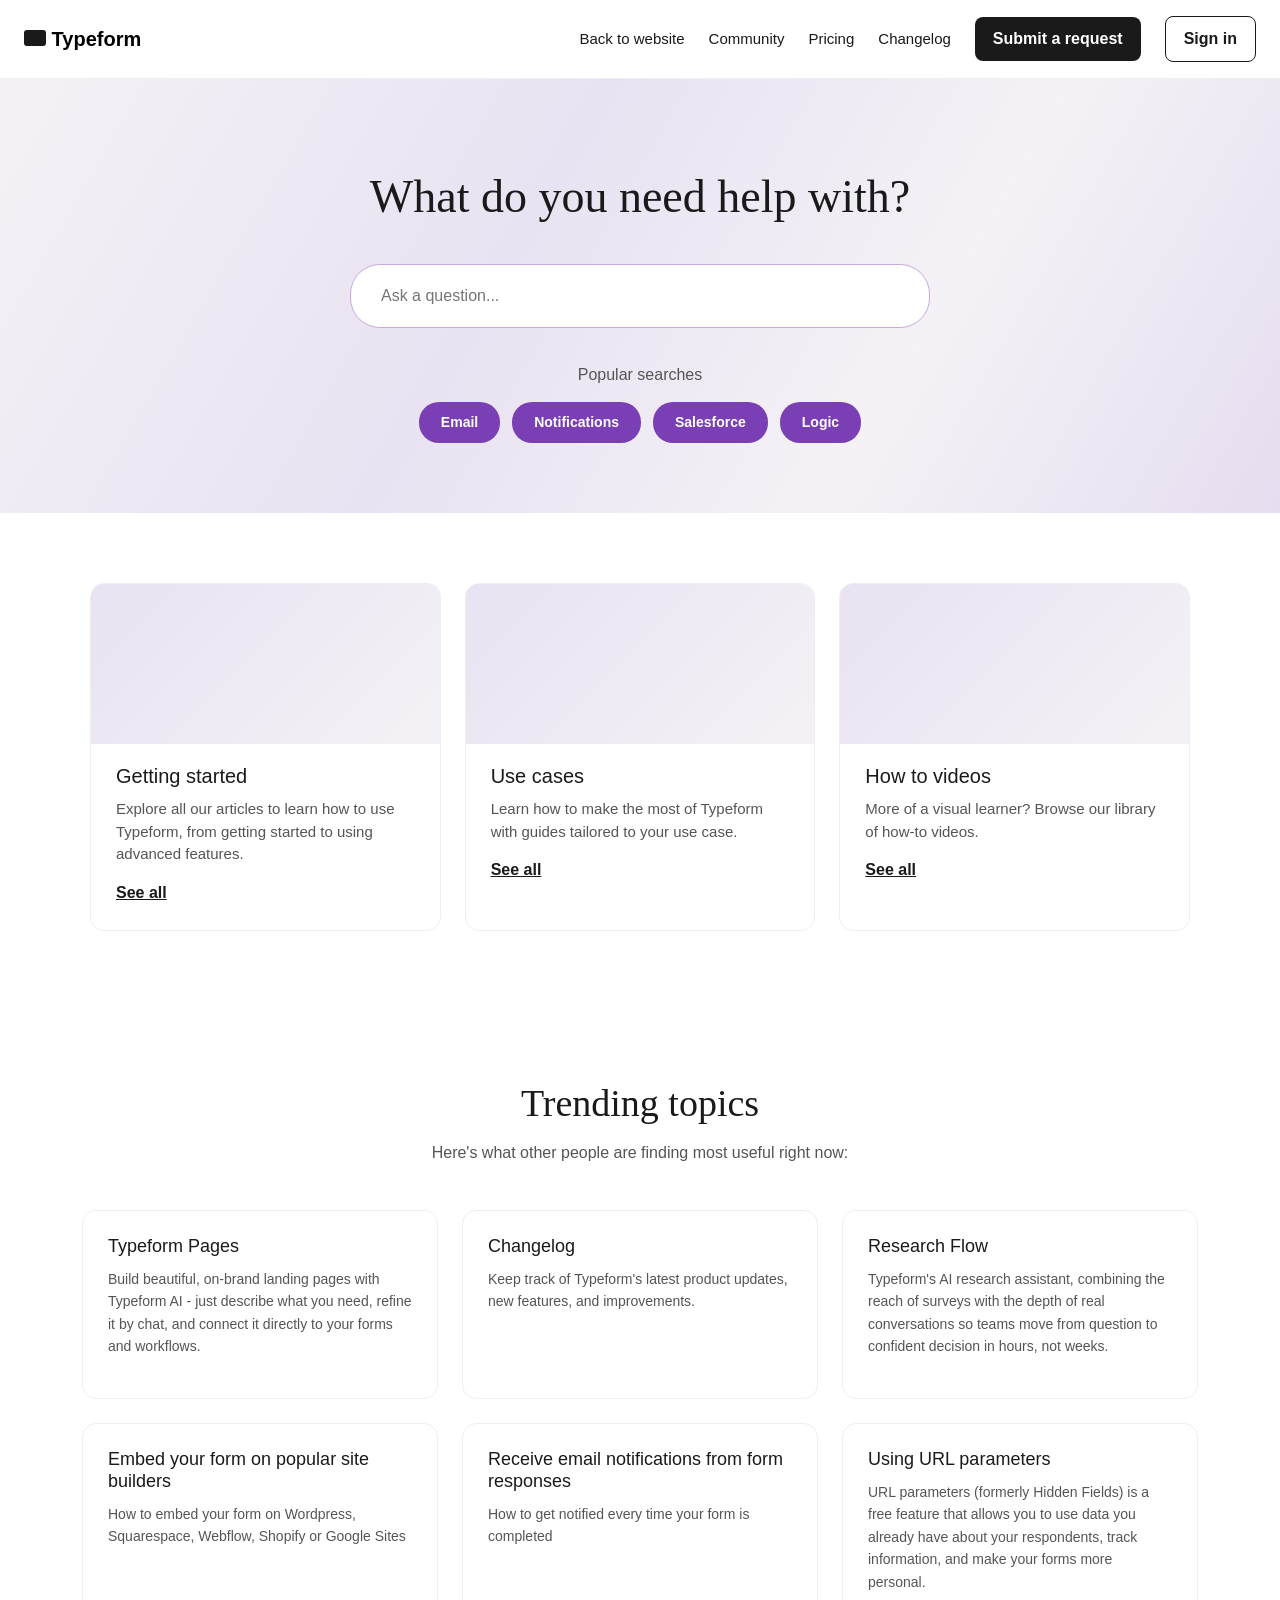
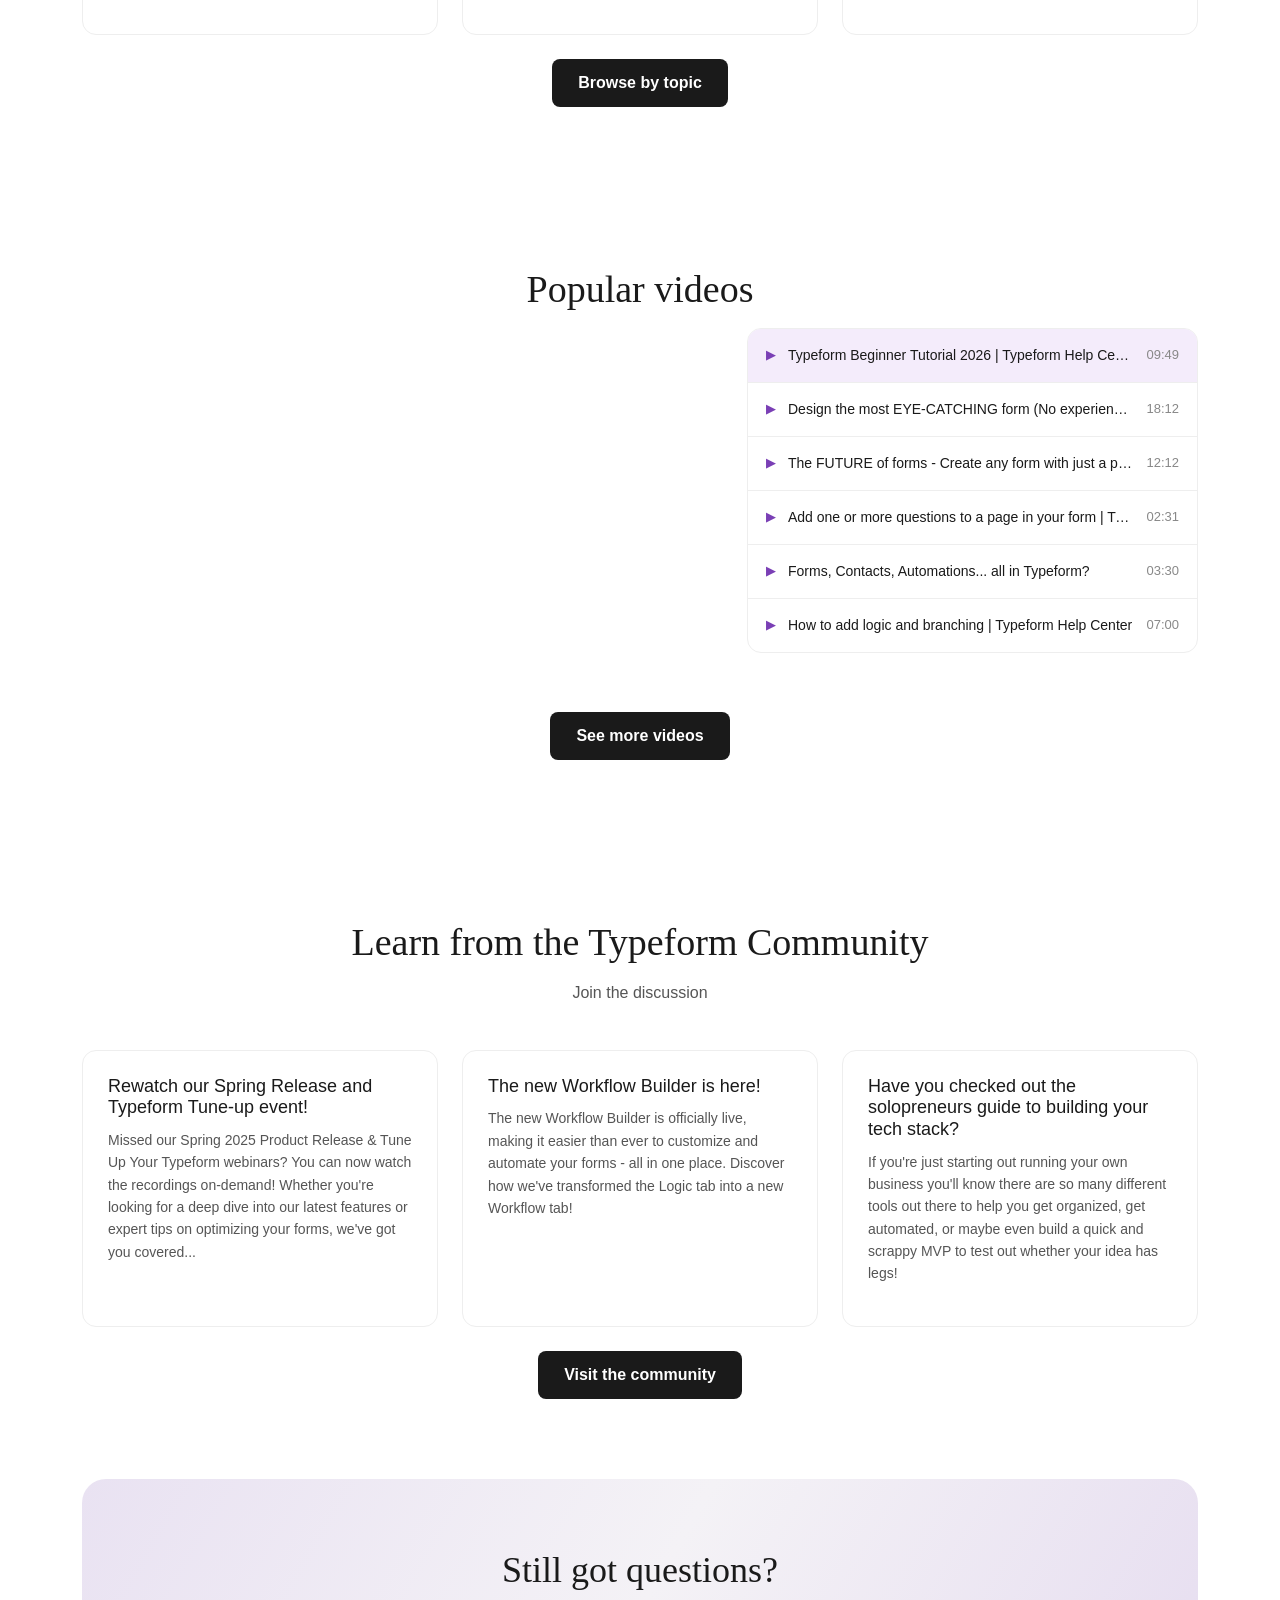
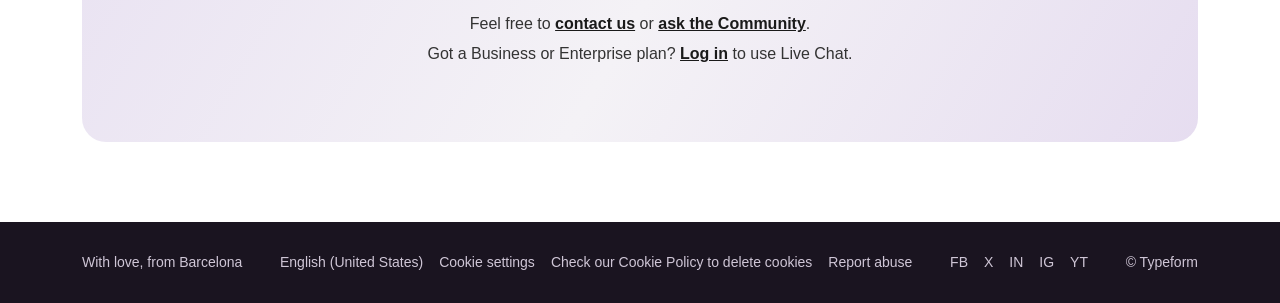
<file: helpcenter.html>
<!DOCTYPE html>
<html lang="en">
<head>
<meta charset="UTF-8">
<meta name="viewport" content="width=device-width, initial-scale=1.0">
<title>Help Center</title>
<link href="https://cdn.jsdelivr.net/npm/bootstrap@5.3.3/dist/css/bootstrap.min.css" rel="stylesheet">
<link rel="stylesheet" href="helpcenter.css">
</head>
<body>

<nav class="navbar navbar-expand-lg navbar-light px-4 py-3">
    <a class="navbar-brand fw-bold" href="./index.html">
        <span class="logo-box"></span> Typeform
    </a>
    <button class="navbar-toggler" type="button" data-bs-toggle="collapse" data-bs-target="#navMenu">
        <span class="navbar-toggler-icon"></span>
    </button>
    <div class="collapse navbar-collapse" id="navMenu">
        <div class="nav-links d-flex flex-column flex-lg-row gap-3 gap-lg-4 ms-lg-auto mt-3 mt-lg-0 align-items-lg-center">
            <a href="./index.html">Back to website</a>
            <a href="#">Community</a>
            <a href="#">Pricing</a>
            <a href="#">Changelog</a>
            <button class="btn request-btn">Submit a request</button>
            <button class="btn signin-btn">Sign in</button>
        </div>
    </div>
</nav>

<div class="hero-search text-center">
    <h1>What do you need help with?</h1>
    <div class="search-box mx-auto">
        <input type="text" placeholder="Ask a question...">
    </div>
    <p class="popular-label">Popular searches</p>
    <div class="pill-group">
        <span class="pill">Email</span>
        <span class="pill">Notifications</span>
        <span class="pill">Salesforce</span>
        <span class="pill">Logic</span>
    </div>
</div>

<div class="container help-cards">
    <div class="row g-4">
        <div class="col-md-4">
            <div class="help-card">
                <div class="card-top"></div>
                <h3>Getting started</h3>
                <p>Explore all our articles to learn how to use Typeform, from getting started to using advanced features.</p>
                <a href="#">See all</a>
            </div>
        </div>
        <div class="col-md-4">
            <div class="help-card">
                <div class="card-top"></div>
                <h3>Use cases</h3>
                <p>Learn how to make the most of Typeform with guides tailored to your use case.</p>
                <a href="#">See all</a>
            </div>
        </div>
        <div class="col-md-4">
            <div class="help-card">
                <div class="card-top"></div>
                <h3>How to videos</h3>
                <p>More of a visual learner? Browse our library of how-to videos.</p>
                <a href="#">See all</a>
            </div>
        </div>
    </div>
</div>

<div class="trending-section text-center">
    <h2>Trending topics</h2>
    <p class="trending-sub">Here's what other people are finding most useful right now:</p>

    <div class="container">
        <div class="row g-4">
            <div class="col-md-4">
                <div class="trend-card text-start">
                    <h4>Typeform Pages</h4>
                    <p>Build beautiful, on-brand landing pages with Typeform AI - just describe what you need, refine it by chat, and connect it directly to your forms and workflows.</p>
                </div>
            </div>
            <div class="col-md-4">
                <div class="trend-card text-start">
                    <h4>Changelog</h4>
                    <p>Keep track of Typeform's latest product updates, new features, and improvements.</p>
                </div>
            </div>
            <div class="col-md-4">
                <div class="trend-card text-start">
                    <h4>Research Flow</h4>
                    <p>Typeform's AI research assistant, combining the reach of surveys with the depth of real conversations so teams move from question to confident decision in hours, not weeks.</p>
                </div>
            </div>
            <div class="col-md-4">
                <div class="trend-card text-start">
                    <h4>Embed your form on popular site builders</h4>
                    <p>How to embed your form on Wordpress, Squarespace, Webflow, Shopify or Google Sites</p>
                </div>
            </div>
            <div class="col-md-4">
                <div class="trend-card text-start">
                    <h4>Receive email notifications from form responses</h4>
                    <p>How to get notified every time your form is completed</p>
                </div>
            </div>
            <div class="col-md-4">
                <div class="trend-card text-start">
                    <h4>Using URL parameters</h4>
                    <p>URL parameters (formerly Hidden Fields) is a free feature that allows you to use data you already have about your respondents, track information, and make your forms more personal.</p>
                </div>
            </div>
        </div>
    </div>

    <button class="btn browse-btn mt-4">Browse by topic</button>
</div>

<div class="videos-section text-center">
    <h2>Popular videos</h2>

    <div class="container">
        <div class="row g-4 align-items-start">
            <div class="col-lg-7 text-start">
                <div class="video-frame-wrap">
                    <iframe src="https://www.youtube.com/embed/D-KHH6-WizE" title="Typeform Demo 2026" allow="accelerometer; autoplay; clipboard-write; encrypted-media; gyroscope; picture-in-picture" allowfullscreen class="video-frame"></iframe>
                </div>
            </div>
            <div class="col-lg-5 text-start">
                <div class="video-list">
                    <div class="video-list-item active">
                        <span class="play-icon">▶</span>
                        <span class="video-title">Typeform Beginner Tutorial 2026 | Typeform Help Center</span>
                        <span class="video-time">09:49</span>
                    </div>
                    <div class="video-list-item">
                        <span class="play-icon">▶</span>
                        <span class="video-title">Design the most EYE-CATCHING form (No experience needed)</span>
                        <span class="video-time">18:12</span>
                    </div>
                    <div class="video-list-item">
                        <span class="play-icon">▶</span>
                        <span class="video-title">The FUTURE of forms - Create any form with just a prompt</span>
                        <span class="video-time">12:12</span>
                    </div>
                    <div class="video-list-item">
                        <span class="play-icon">▶</span>
                        <span class="video-title">Add one or more questions to a page in your form | Typeform</span>
                        <span class="video-time">02:31</span>
                    </div>
                    <div class="video-list-item">
                        <span class="play-icon">▶</span>
                        <span class="video-title">Forms, Contacts, Automations... all in Typeform?</span>
                        <span class="video-time">03:30</span>
                    </div>
                    <div class="video-list-item">
                        <span class="play-icon">▶</span>
                        <span class="video-title">How to add logic and branching | Typeform Help Center</span>
                        <span class="video-time">07:00</span>
                    </div>
                </div>
            </div>
        </div>
    </div>

    <button class="btn browse-btn mt-4">See more videos</button>
</div>

<div class="community-section text-center">
    <h2>Learn from the Typeform Community</h2>
    <p class="trending-sub">Join the discussion</p>

    <div class="container">
        <div class="row g-4">
            <div class="col-md-4">
                <div class="trend-card text-start">
                    <h4>Rewatch our Spring Release and Typeform Tune-up event!</h4>
                    <p>Missed our Spring 2025 Product Release &amp; Tune Up Your Typeform webinars? You can now watch the recordings on-demand! Whether you're looking for a deep dive into our latest features or expert tips on optimizing your forms, we've got you covered...</p>
                </div>
            </div>
            <div class="col-md-4">
                <div class="trend-card text-start">
                    <h4>The new Workflow Builder is here!</h4>
                    <p>The new Workflow Builder is officially live, making it easier than ever to customize and automate your forms - all in one place. Discover how we've transformed the Logic tab into a new Workflow tab!</p>
                </div>
            </div>
            <div class="col-md-4">
                <div class="trend-card text-start">
                    <h4>Have you checked out the solopreneurs guide to building your tech stack?</h4>
                    <p>If you're just starting out running your own business you'll know there are so many different tools out there to help you get organized, get automated, or maybe even build a quick and scrappy MVP to test out whether your idea has legs!</p>
                </div>
            </div>
        </div>
    </div>

    <button class="btn browse-btn mt-4">Visit the community</button>
</div>

<div class="questions-band container">
    <div class="questions-box text-center">
        <h2>Still got questions?</h2>
        <p>Feel free to <a href="#">contact us</a> or <a href="#">ask the Community</a>.</p>
        <p>Got a Business or Enterprise plan? <a href="#">Log in</a> to use Live Chat.</p>
    </div>
</div>

<footer class="help-footer">
    <div class="container d-flex flex-column flex-md-row justify-content-between align-items-center flex-wrap gap-3">
        <span>With love, from Barcelona</span>
        <div class="footer-links d-flex flex-wrap gap-3">
            <a href="#">English (United States)</a>
            <a href="#">Cookie settings</a>
            <a href="#">Check our Cookie Policy to delete cookies</a>
            <a href="#">Report abuse</a>
        </div>
        <div class="footer-socials d-flex gap-3">
            <a href="#">FB</a>
            <a href="#">X</a>
            <a href="#">IN</a>
            <a href="#">IG</a>
            <a href="#">YT</a>
        </div>
        <span>© Typeform</span>
    </div>
</footer>

<script src="https://cdn.jsdelivr.net/npm/bootstrap@5.3.3/dist/js/bootstrap.bundle.min.js"></script>

</body>
</html>
</file>
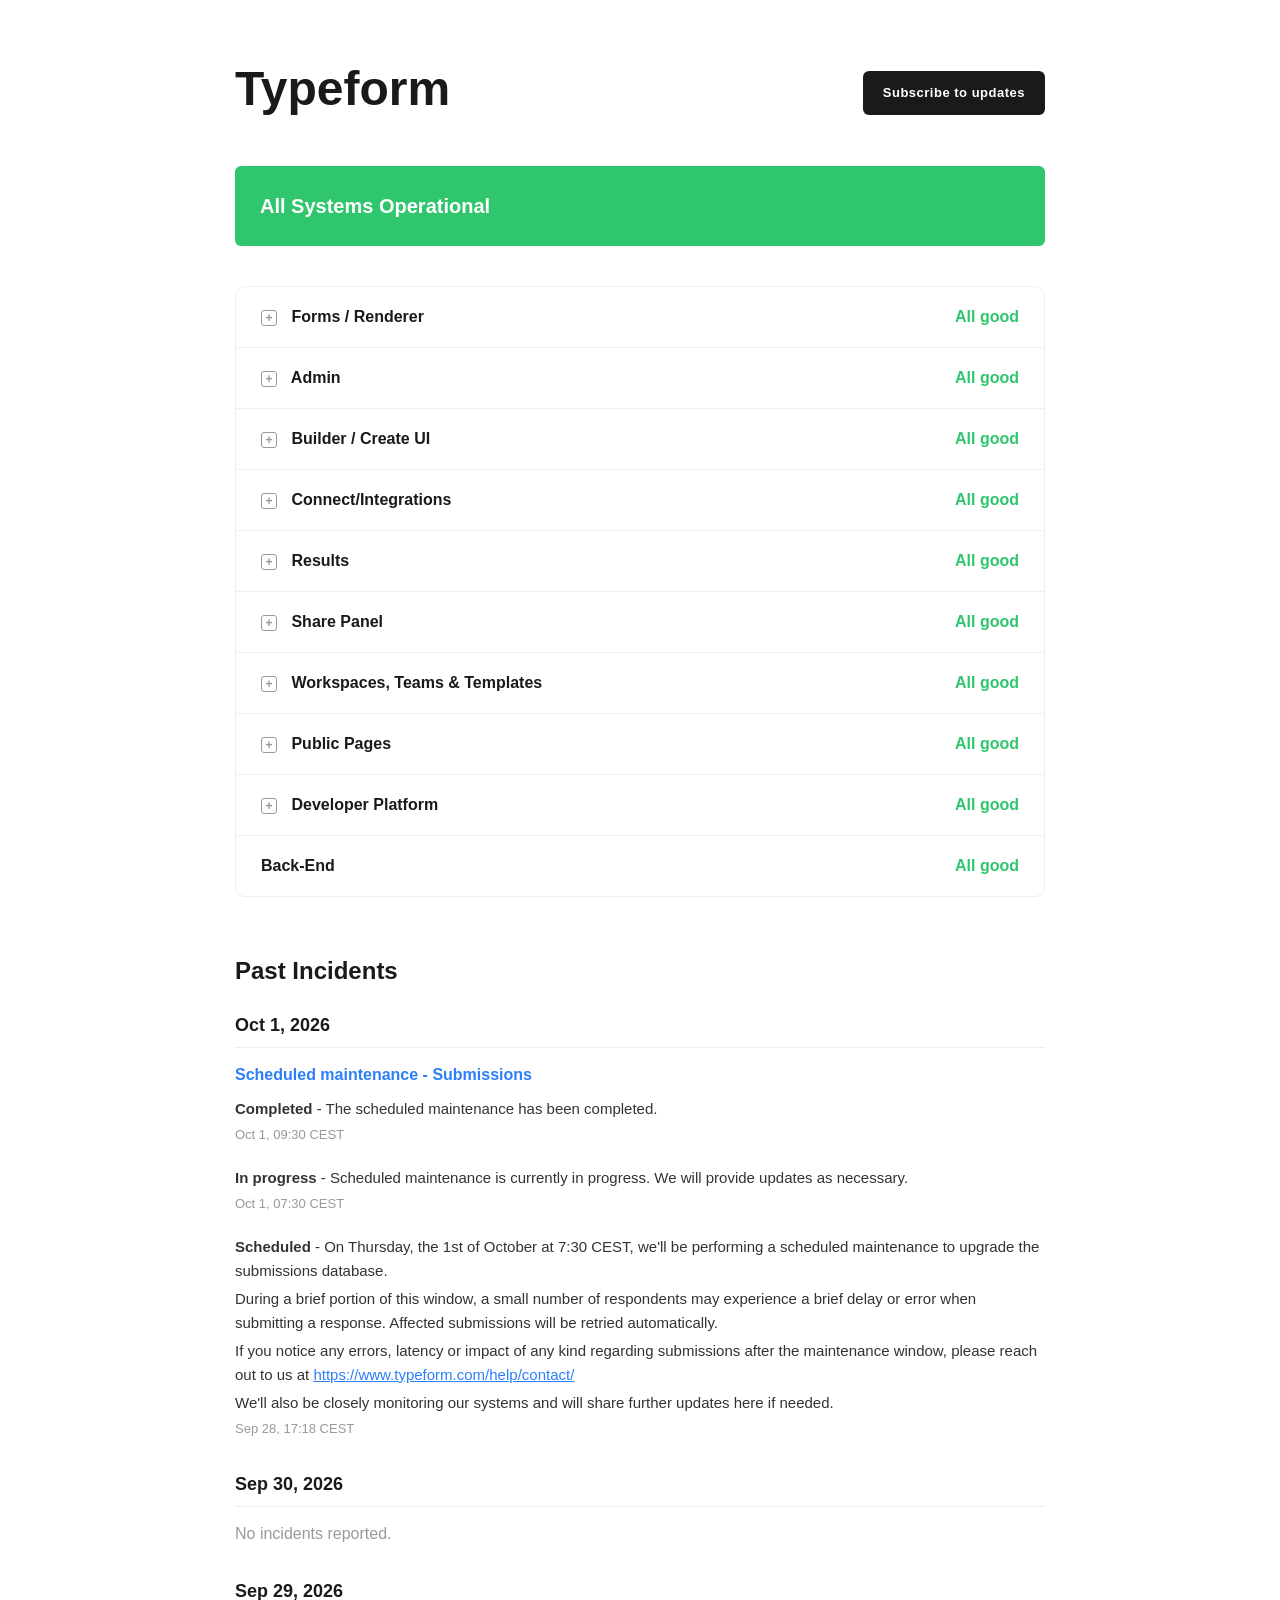
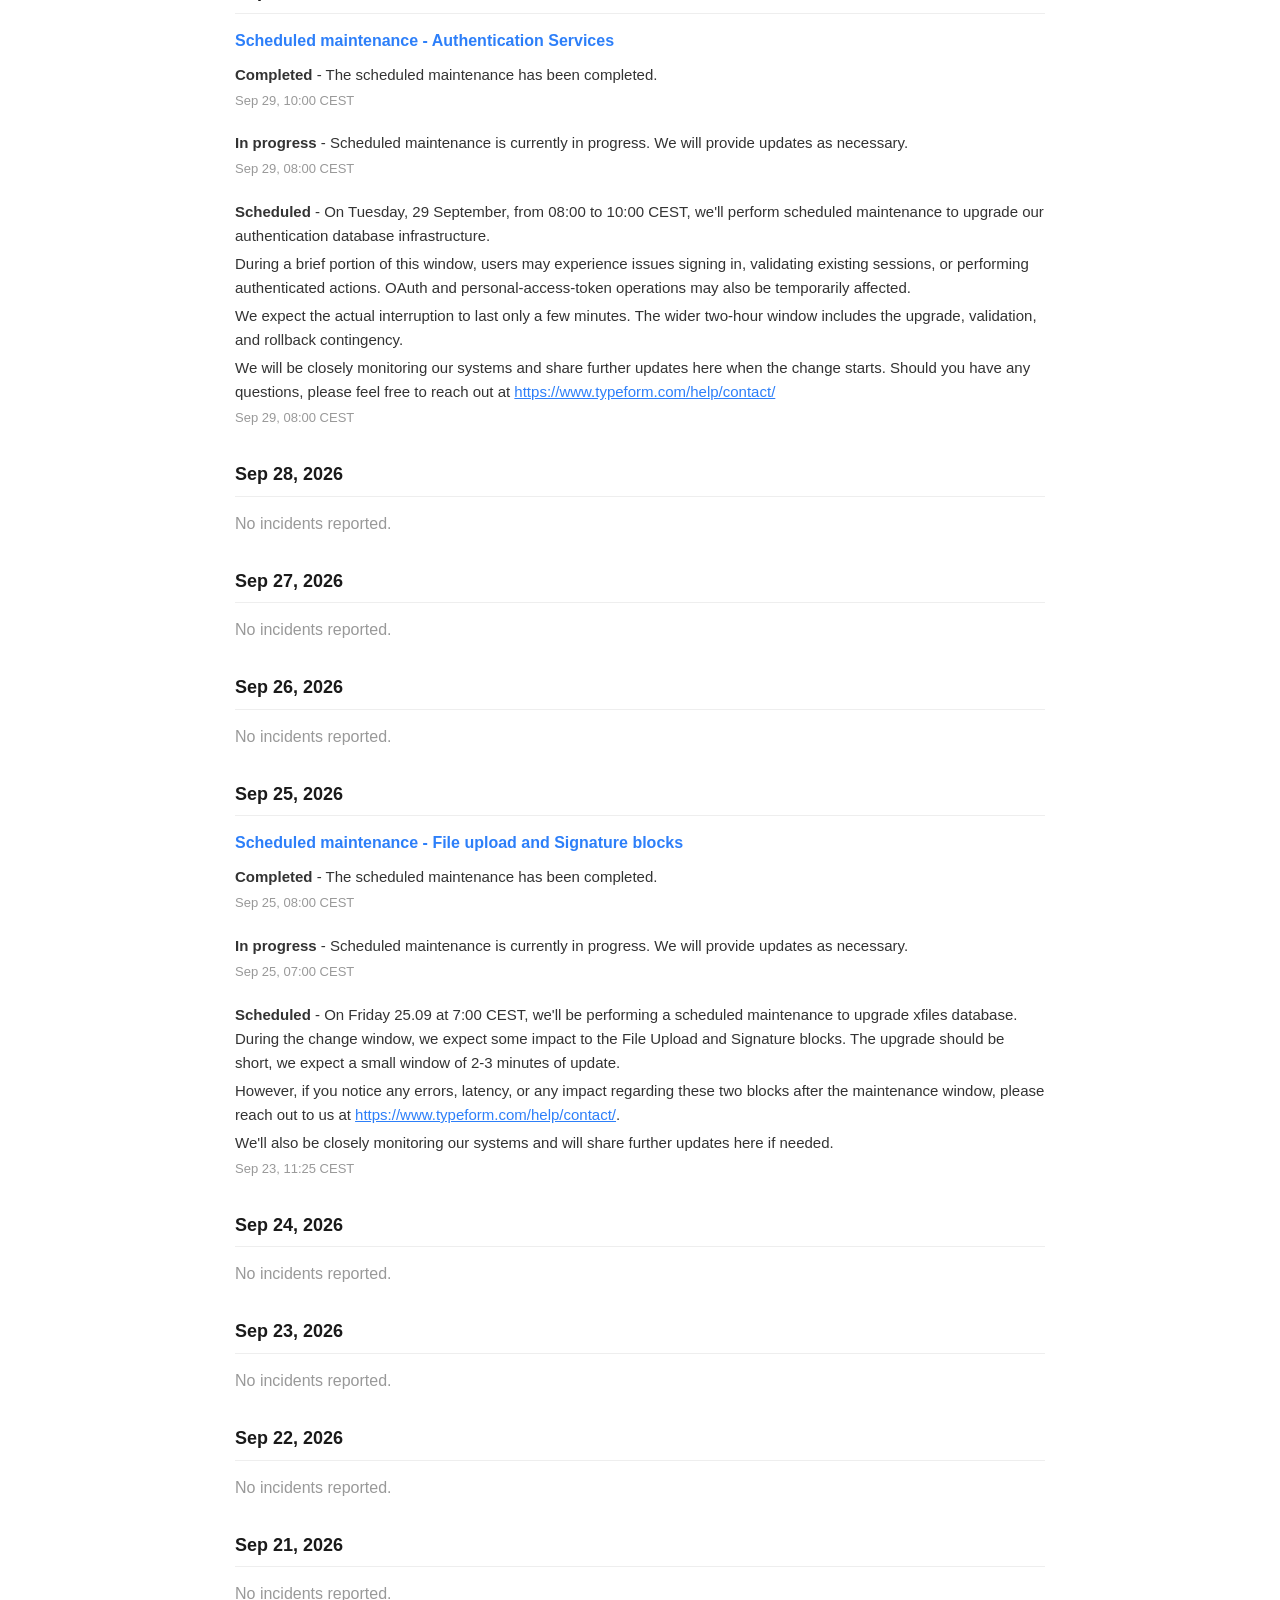
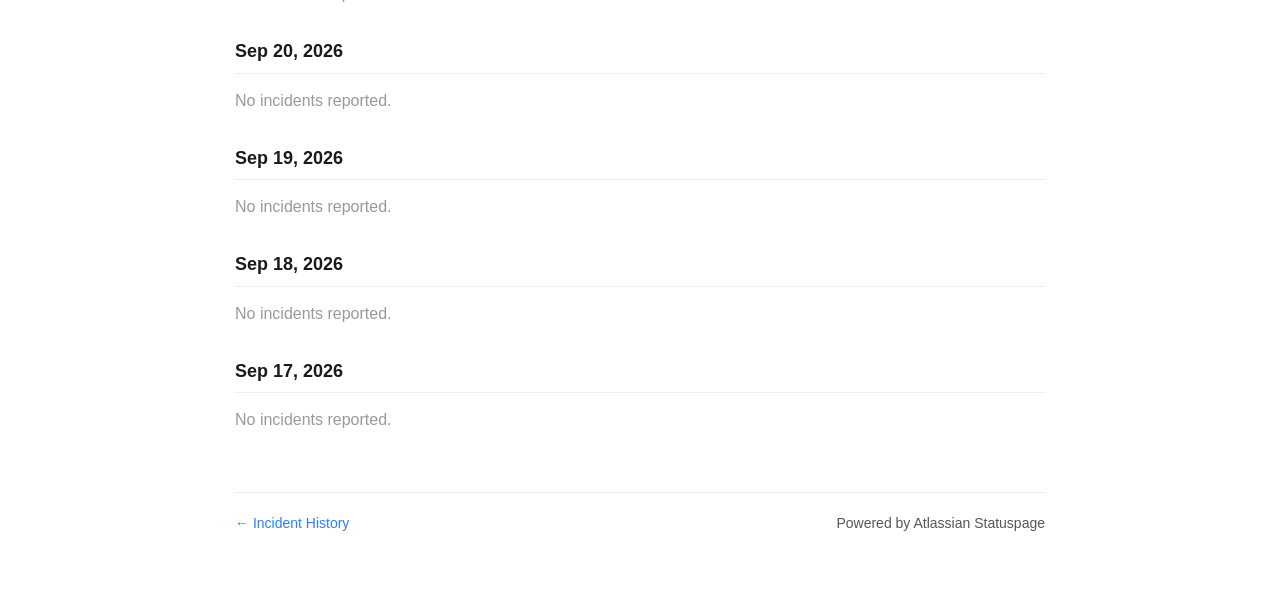
<file: system-status.html>
<!DOCTYPE html>
<html lang="en">
<head>
<meta charset="UTF-8">
<meta name="viewport" content="width=device-width, initial-scale=1.0">
<title>System Status</title>
<link href="https://cdn.jsdelivr.net/npm/bootstrap@5.3.3/dist/css/bootstrap.min.css" rel="stylesheet">
<link rel="stylesheet" href="system-status.css">
</head>
<body>

<div class="container status-page">

    <div class="status-header d-flex justify-content-between align-items-center flex-wrap gap-3">
        <h1>Typeform</h1>
        <button class="btn subscribe-btn">Subscribe to updates</button>
    </div>

    <div class="status-banner">
        All Systems Operational
    </div>

    <div class="service-list">
        <div class="service-row">
            <span><span class="plus-icon">+</span> Forms / Renderer</span>
            <span class="status-good">All good</span>
        </div>
        <div class="service-row">
            <span><span class="plus-icon">+</span> Admin</span>
            <span class="status-good">All good</span>
        </div>
        <div class="service-row">
            <span><span class="plus-icon">+</span> Builder / Create UI</span>
            <span class="status-good">All good</span>
        </div>
        <div class="service-row">
            <span><span class="plus-icon">+</span> Connect/Integrations</span>
            <span class="status-good">All good</span>
        </div>
        <div class="service-row">
            <span><span class="plus-icon">+</span> Results</span>
            <span class="status-good">All good</span>
        </div>
        <div class="service-row">
            <span><span class="plus-icon">+</span> Share Panel</span>
            <span class="status-good">All good</span>
        </div>
        <div class="service-row">
            <span><span class="plus-icon">+</span> Workspaces, Teams &amp; Templates</span>
            <span class="status-good">All good</span>
        </div>
        <div class="service-row">
            <span><span class="plus-icon">+</span> Public Pages</span>
            <span class="status-good">All good</span>
        </div>
        <div class="service-row">
            <span><span class="plus-icon">+</span> Developer Platform</span>
            <span class="status-good">All good</span>
        </div>
        <div class="service-row no-icon">
            <span>Back-End</span>
            <span class="status-good">All good</span>
        </div>
    </div>

    <h2 class="incidents-title">Past Incidents</h2>

    <div class="incident-day">
        <h3>Oct 1, 2026</h3>
        <div class="incident">
            <a href="#" class="incident-link">Scheduled maintenance - Submissions</a>
            <p><strong>Completed</strong> - The scheduled maintenance has been completed.</p>
            <p class="incident-time">Oct 1, 09:30 CEST</p>
            <p><strong>In progress</strong> - Scheduled maintenance is currently in progress. We will provide updates as necessary.</p>
            <p class="incident-time">Oct 1, 07:30 CEST</p>
            <p><strong>Scheduled</strong> - On Thursday, the 1st of October at 7:30 CEST, we'll be performing a scheduled maintenance to upgrade the submissions database.</p>
            <p>During a brief portion of this window, a small number of respondents may experience a brief delay or error when submitting a response. Affected submissions will be retried automatically.</p>
            <p>If you notice any errors, latency or impact of any kind regarding submissions after the maintenance window, please reach out to us at <a href="https://www.typeform.com/help/contact/">https://www.typeform.com/help/contact/</a></p>
            <p>We'll also be closely monitoring our systems and will share further updates here if needed.</p>
            <p class="incident-time">Sep 28, 17:18 CEST</p>
        </div>
    </div>

    <div class="incident-day">
        <h3>Sep 30, 2026</h3>
        <p class="no-incident">No incidents reported.</p>
    </div>

    <div class="incident-day">
        <h3>Sep 29, 2026</h3>
        <div class="incident">
            <a href="#" class="incident-link">Scheduled maintenance - Authentication Services</a>
            <p><strong>Completed</strong> - The scheduled maintenance has been completed.</p>
            <p class="incident-time">Sep 29, 10:00 CEST</p>
            <p><strong>In progress</strong> - Scheduled maintenance is currently in progress. We will provide updates as necessary.</p>
            <p class="incident-time">Sep 29, 08:00 CEST</p>
            <p><strong>Scheduled</strong> - On Tuesday, 29 September, from 08:00 to 10:00 CEST, we'll perform scheduled maintenance to upgrade our authentication database infrastructure.</p>
            <p>During a brief portion of this window, users may experience issues signing in, validating existing sessions, or performing authenticated actions. OAuth and personal-access-token operations may also be temporarily affected.</p>
            <p>We expect the actual interruption to last only a few minutes. The wider two-hour window includes the upgrade, validation, and rollback contingency.</p>
            <p>We will be closely monitoring our systems and share further updates here when the change starts. Should you have any questions, please feel free to reach out at <a href="https://www.typeform.com/help/contact/">https://www.typeform.com/help/contact/</a></p>
            <p class="incident-time">Sep 29, 08:00 CEST</p>
        </div>
    </div>

    <div class="incident-day">
        <h3>Sep 28, 2026</h3>
        <p class="no-incident">No incidents reported.</p>
    </div>

    <div class="incident-day">
        <h3>Sep 27, 2026</h3>
        <p class="no-incident">No incidents reported.</p>
    </div>

    <div class="incident-day">
        <h3>Sep 26, 2026</h3>
        <p class="no-incident">No incidents reported.</p>
    </div>

    <div class="incident-day">
        <h3>Sep 25, 2026</h3>
        <div class="incident">
            <a href="#" class="incident-link">Scheduled maintenance - File upload and Signature blocks</a>
            <p><strong>Completed</strong> - The scheduled maintenance has been completed.</p>
            <p class="incident-time">Sep 25, 08:00 CEST</p>
            <p><strong>In progress</strong> - Scheduled maintenance is currently in progress. We will provide updates as necessary.</p>
            <p class="incident-time">Sep 25, 07:00 CEST</p>
            <p><strong>Scheduled</strong> - On Friday 25.09 at 7:00 CEST, we'll be performing a scheduled maintenance to upgrade xfiles database. During the change window, we expect some impact to the File Upload and Signature blocks. The upgrade should be short, we expect a small window of 2-3 minutes of update.</p>
            <p>However, if you notice any errors, latency, or any impact regarding these two blocks after the maintenance window, please reach out to us at <a href="https://www.typeform.com/help/contact/">https://www.typeform.com/help/contact/</a>.</p>
            <p>We'll also be closely monitoring our systems and will share further updates here if needed.</p>
            <p class="incident-time">Sep 23, 11:25 CEST</p>
        </div>
    </div>

    <div class="incident-day">
        <h3>Sep 24, 2026</h3>
        <p class="no-incident">No incidents reported.</p>
    </div>

    <div class="incident-day">
        <h3>Sep 23, 2026</h3>
        <p class="no-incident">No incidents reported.</p>
    </div>

    <div class="incident-day">
        <h3>Sep 22, 2026</h3>
        <p class="no-incident">No incidents reported.</p>
    </div>

    <div class="incident-day">
        <h3>Sep 21, 2026</h3>
        <p class="no-incident">No incidents reported.</p>
    </div>

    <div class="incident-day">
        <h3>Sep 20, 2026</h3>
        <p class="no-incident">No incidents reported.</p>
    </div>

    <div class="incident-day">
        <h3>Sep 19, 2026</h3>
        <p class="no-incident">No incidents reported.</p>
    </div>

    <div class="incident-day">
        <h3>Sep 18, 2026</h3>
        <p class="no-incident">No incidents reported.</p>
    </div>

    <div class="incident-day">
        <h3>Sep 17, 2026</h3>
        <p class="no-incident">No incidents reported.</p>
    </div>

    <div class="status-footer d-flex justify-content-between align-items-center flex-wrap gap-2">
        <a href="#">← Incident History</a>
        <span>Powered by Atlassian Statuspage</span>
    </div>

</div>

</body>
</html>
</file>
<file: style.css>
*{
    box-sizing: border-box;
    margin: 0;
    padding: 0;
}

body{
    background-color: #2A222B;
    color: rgb(250,249,251);
    font-family: Arial, Helvetica, sans-serif;
    padding-top: 80px;
}html, body {
    overflow-x: hidden;
    max-width: 100%;
}


.nav-container {
    position: fixed;
    top: 0;
    left: 0;
    width: 100%;
    z-index: 1000;
    background-color: #2A222B;
    border-bottom: 1px solid #2A222B;
}

.logo-link .type {
    color: white;
    font-size: 20px;
    font-weight: 700;
}

.logo-link .video {
    height: 24px;
}

.nav-item {
    background: none;
    border: none;
    color: #d8d3dc;
    font-size: 15px;
    font-weight: 600;
    padding: 10px 14px;
    text-decoration: none;
    display: inline-block;
}

.nav-item:hover {
    color: white;
}

.login-btn, .cs-btn, .sign-btn {
    padding: 10px 18px;
    border-radius: 8px;
    font-weight: 600;
    font-size: 14px;
    border: none;
    white-space: nowrap;
}

.login-btn {
    background: transparent;
    color: white;
}

.cs-btn {
    background: transparent;
    border: 1px solid #555;
    color: white;
}

.sign-btn {
    background-color: white;
    color: #2A222B;
}


.mega-menu {
    width: 100%;
    left: 0 !important;
    right: 0 !important;
    margin-top: 0;
    border: none;
    border-radius: 0;
    background: #2A222B;
    border-top: 1px solid #2A222B;
    padding: 40px 0;

    position: fixed !important;
    top: 76px !important;

    transform: none !important;
}

.mega-menu .container {
    max-width: 1200px;
}

.mega-menu h6 {
    color: #8a8090;
    margin-bottom: 20px;
    text-transform: uppercase;
    font-size: 12px;
}

.mega-menu a {
    display: block;
    color: white;
    text-decoration: none;
    margin-bottom: 12px;
}

.mega-menu a:hover {
    color: #b48ee0;
}

.mega-label {
    color: #8a8090;
    font-size: 12px;
    font-weight: 700;
    letter-spacing: 0.5px;
    margin-bottom: 18px;
    display: flex;
    align-items: center;
    gap: 6px;
}

.mega-icon {
    width: 14px;
    height: 14px;
    border: 1px solid #8a8090;
    border-radius: 3px;
    display: inline-block;
}

.mega-link {
    display: flex;
    flex-direction: column;
    gap: 2px;
    color: white;
    text-decoration: none;
    font-size: 14px;
    padding: 8px 0;
}

.mega-link strong {
    font-weight: 600;
}

.mega-link span {
    color: #8a8090;
    font-size: 12px;
}

.mega-link:hover strong {
    color: #b48ee0;
}

.mega-badge {
    background: linear-gradient(90deg, #a83cc8, #d94fd9);
    color: white;
    font-size: 9px;
    font-weight: 700;
    padding: 2px 7px;
    border-radius: 10px;
    margin-left: 6px;
}

.mega-cta {
    color: #b48ee0;
    font-size: 13px;
    font-weight: 600;
    text-decoration: underline;
}

.promo-box {
    background-color: #1a1a1a;
    border-radius: 10px;
    padding: 16px;
    font-size: 13px;
    color: #d8d3dc;
}

.blog-thumb {
    width: 100%;
    height: 90px;
    background-color: #e8e2f0;
    border-radius: 8px;
    margin-bottom: 14px;
}

.promo-row {
    border-top: 1px solid #2A222B;
    padding-top: 25px;
}

.promo-card {
    background-color: #2A222B;
    border-radius: 10px;
    padding: 20px;
    height: 100%;
}

.promo-tag {
    color: #8a8090;
    font-size: 11px;
    font-weight: 700;
    letter-spacing: 0.5px;
    margin-bottom: 8px;
}

.promo-card h5 {
    color: white;
    font-size: 17px;
    margin-bottom: 8px;
}

.promo-desc {
    color: #b9aac0;
    font-size: 13px;
    margin-bottom: 0;
}

@media (max-width: 1200px) and (min-width: 992px) {
    .nav-item {
        padding: 10px 8px;
        font-size: 14px;
    }

    .login-btn, .cs-btn, .sign-btn {
        padding: 8px 12px;
        font-size: 13px;
    }

    .btn-list {
        gap: 8px;
    }
}

@media (max-width: 991px) {
    .mega-menu {
        position: static;
        width: 100%;
        padding: 20px;
    }

    .mega-menu .row {
        row-gap: 30px;
    }
}

.hero{
    display: flex;
    justify-content: center;
    padding: 50px 20px;
}

.hero-inner{
    max-width: 800px;
    margin: 0 auto;
    text-align: center;
}

.eyebrow{
    color: #ECCFFA;
    font-size: 13px;
    font-weight: 700;
    letter-spacing: 1px;
    text-transform: uppercase;
    margin-bottom: 20px;
}

.hero-heading{
    font-family: Georgia, 'Times New Roman', serif;
    font-size: 70px;
    font-weight: 400;
    line-height: 1.25;
    color: rgb(250,249,251);
    margin-bottom: 24px;
}

.hero-subtext{
    font-size: 20px;
    line-height: 1.5;
    color: rgb(250,249,251);
    opacity: 0.85;
    max-width: 600px;
    margin: 0 auto 32px auto;
}

.hero-btn{
    background-color: rgb(250,249,251);
    color: #2A222B;
    border: none;
    padding: 14px 26px;
    border-radius: 12px;
    font-size: 15px;
    font-weight: 600;
    cursor: pointer;
}

@media (max-width: 768px){
    .hero-heading{
        font-size: 42px;
    }

    .hero-subtext{
        font-size: 17px;
    }

    .hero{
        padding: 30px 20px;
    }
}

@media (max-width: 480px){
    .hero-heading{
        font-size: 30px;
    }

    .hero-subtext{
        font-size: 15px;
    }

    .hero-btn{
        padding: 12px 20px;
        font-size: 14px;
    }
}

.video-panel{
    padding: 60px 20px;
}

.video-panel-wrap{
    background: linear-gradient(135deg, #1a1420, #2b1730 60%, #a83cc8);
    border-radius: 20px;
    padding: 20px;
    overflow: hidden;
}

.video-panel-frame{
    width: 100%;
    aspect-ratio: 16 / 7.46;
    border: none;
    border-radius: 12px;
    display: block;
}

.card-container{
    padding: 60px 20px;
}

.feature-card{
    background: linear-gradient(145deg, #2b1730, #1a0f22);
    border: 1px solid #4a2a55;
    border-radius: 16px;
    padding: 30px;
    height: 100%;
    box-shadow: 0 0 40px rgba(168, 60, 200, 0.15);
}

.feature-label{
    color: #b98fd1;
    font-size: 13px;
    font-weight: 700;
    letter-spacing: 1px;
    margin-bottom: 10px;
}

.feature-card h3{
    color: #ffffff;
    font-size: 22px;
    font-weight: 700;
    margin-bottom: 14px;
    display: flex;
    align-items: center;
    gap: 10px;
}

.feature-desc{
    color: #b9aac0;
    font-size: 15px;
    line-height: 1.5;
    margin: 0;
}

.new-badge{
    background: linear-gradient(90deg, #a83cc8, #d94fd9);
    color: white;
    font-size: 11px;
    font-weight: 700;
    padding: 3px 10px;
    border-radius: 12px;
    box-shadow: 0 0 12px rgba(217, 79, 217, 0.6);
}

.forms-hero {
    width: 100%;
    background-color: #ffffff;
    color: #2A222B;
    padding: 100px 5%;
}

.forms-hero .row {
    max-width: 1200px;
    margin-left: auto;
    margin-right: auto;
}

.forms-label {
    color: #8b2fc9;
    font-weight: 700;
    font-size: 14px;
    letter-spacing: 0.5px;
    margin-bottom: 10px;
}

.forms-title {
    font-size: 48px;
    font-weight: 700;
    line-height: 1.15;
    color: #2A222B;
    margin-bottom: 0;
}

.forms-desc {
    color: #555;
    font-size: 17px;
    line-height: 1.6;
    margin-top: 20px;
    max-width: 480px;
}

.explore-btn {
    margin-top: 25px;
    background-color: #2A222B;
    color: white;
    border: none;
    padding: 14px 28px;
    font-weight: 700;
    border-radius: 8px;
    cursor: pointer;
}

.explore-btn:hover {
    background-color: #333;
}

.forms-video-wrap {
    width: 100%;
    background: linear-gradient(145deg, #f0eee8, #e8e6de);
    border-radius: 20px;
    padding: 20px;
}

.forms-video-frame {
    width: 100%;
    aspect-ratio: 16 / 9;
    border: none;
    border-radius: 10px;
    display: block;
}

.forms-feature {
    text-align: left;
}

.feature-icon {
    width: 50px;
    height: 50px;
    background-color: #2A222B;
    border-radius: 10px;
    display: flex;
    align-items: center;
    justify-content: center;
    box-shadow: 0 0 25px rgba(168, 60, 200, 0.5);
    margin-bottom: 16px;
}

.forms-feature h4 {
    font-size: 20px;
    font-weight: 700;
    color: #2A222B;
    margin-bottom: 10px;
}

.forms-feature p {
    color: #555;
    font-size: 15px;
    line-height: 1.6;
    margin-bottom: 0;
}

.growth-flow {
    width: 100%;
    background-color: #2A222B;
    color: white;
    padding: 80px 5%;
}

.growth-flow > .row,
.growth-flow > .growth-headline {
    max-width: 1200px;
    margin-left: auto;
    margin-right: auto;
}

.growth-headline {
    text-align: center;
    font-family: Georgia, 'Times New Roman', serif;
    font-weight: 400;
    font-size: 42px;
    line-height: 1.3;
}

.growth-video-wrap {
    background: linear-gradient(135deg, #2b1730, #a83cc8 80%);
    border-radius: 20px;
    padding: 20px;
    overflow: hidden;
}

.growth-video-frame {
    width: 100%;
    aspect-ratio: 400 / 280;
    border: none;
    border-radius: 12px;
    display: block;
}

.growth-label {
    color: #b98fd1;
    font-weight: 700;
    font-size: 13px;
    letter-spacing: 1px;
    display: flex;
    align-items: center;
    gap: 10px;
}

.new-badge {
    background: linear-gradient(90deg, #a83cc8, #d94fd9);
    color: white;
    font-size: 11px;
    font-weight: 700;
    padding: 3px 10px;
    border-radius: 12px;
    box-shadow: 0 0 12px rgba(217, 79, 217, 0.6);
}

.growth-title {
    font-size: 36px;
    font-weight: 700;
    margin-top: 12px;
    line-height: 1.2;
}

.growth-desc {
    color: #c4b9cc;
    font-size: 16px;
    line-height: 1.6;
    margin-top: 20px;
    max-width: 460px;
}

.growth-btn {
    margin-top: 25px;
    background-color: white;
    color: #1a1a1a;
    border: none;
    padding: 14px 28px;
    font-weight: 700;
    border-radius: 8px;
    cursor: pointer;
}

.growth-btn:hover {
    background-color: #e8e6de;
}

.growth-feature {
    text-align: left;
}

.growth-feature .feature-icon {
    width: 40px;
    height: 40px;
    background-color: transparent;
    border: 1px solid #a83cc8;
    border-radius: 10px;
    display: flex;
    align-items: center;
    justify-content: center;
    box-shadow: 0 0 20px rgba(168, 60, 200, 0.4);
    margin-bottom: 14px;
}

.growth-feature h4 {
    font-size: 18px;
    font-weight: 700;
    margin-bottom: 8px;
}

.growth-feature p {
    color: #b9aac0;
    font-size: 14px;
    line-height: 1.6;
}

.research-flow {
    width: 100%;
    background-color: #2a222b;
    color: white;
    padding: 80px 5%;
}

.research-flow > .row {
    max-width: 1200px;
    margin-left: auto;
    margin-right: auto;
}

.research-label {
    color: #b98fd1;
    font-weight: 700;
    font-size: 13px;
    letter-spacing: 1px;
    display: flex;
    align-items: center;
    gap: 10px;
}

.research-title {
    font-size: 36px;
    font-weight: 700;
    margin-top: 12px;
    line-height: 1.2;
}

.research-desc {
    color: #c4b9cc;
    font-size: 16px;
    line-height: 1.6;
    margin-top: 20px;
    max-width: 460px;
}

.research-btn {
    margin-top: 25px;
    background-color: white;
    color: #2a222b;
    border: none;
    padding: 14px 28px;
    font-weight: 700;
    border-radius: 8px;
    cursor: pointer;
}

.research-btn:hover {
    background-color: #e8e6de;
}

.research-video-wrap {
    background: linear-gradient(135deg, #2b1730, #a83cc8 80%);
    border-radius: 20px;
    padding: 20px;
    overflow: hidden;
}

.research-video-frame {
    width: 100%;
    aspect-ratio: 400 / 280;
    border: none;
    border-radius: 12px;
    display: block;
}

@media (max-width: 768px) {

    .growth-flow,
    .research-flow {
        padding: 60px 20px;
    }

    .growth-headline {
        font-size: 28px;
    }

    .growth-title,
    .research-title {
        font-size: 26px;
    }

    .growth-video-wrap,
    .research-video-wrap {
        padding: 12px;
        border-radius: 15px;
    }

    .growth-video-frame,
    .research-video-frame {
        border-radius: 10px;
    }
}

.social-proof{
    background-color: #f7f6fa;
    color: #2a222b;
    padding: 80px 20px 60px;
}

.proof-heading{
    font-family: Georgia, 'Times New Roman', serif;
    font-weight: 400;
    font-size: 32px;
    margin-bottom: 40px;
}

.logo-strip{
    display: flex;
    justify-content: center;
    flex-wrap: wrap;
    gap: 20px;
    margin-bottom: 60px;
}

.logo-box{
    background-color: white;
    border: 1px solid #e5e2ea;
    border-radius: 10px;
    padding: 18px 30px;
    font-weight: 700;
    font-size: 16px;
    color: #2a222b;
}

.story-scroll {
    display: flex;
    justify-content: center;
    align-items: stretch;
    gap: 20px;
    max-width: 1360px;
    margin: 0 auto;
    padding-bottom: 10px;
}

.story-card {
    width: 300px;
    height: 320px;
    background: linear-gradient(160deg, #e4d6f0, #f3eef8 60%);
    border-radius: 16px;
    padding: 30px;
    flex-shrink: 0;
}

.story-icon{
    font-size: 22px;
    font-weight: 700;
    margin-bottom: 40px;
}

.story-text{
    font-family: Georgia, 'Times New Roman', serif;
    font-size: 26px;
    line-height: 1.3;
    color: #2a222b;
}

.dots {
    display: flex;
    justify-content: center;
    align-items: center;
    gap: 8px;
    margin: 30px 0;
}

.dot {
    width: 8px;
    height: 8px;
    border-radius: 50%;
    background-color: #d9d5e0;
    display: block;
}

.dot.active {
    background-color: #2a222b;
}

.stories-btn{
    background-color: transparent;
    border: 1px solid #2a222b;
    color: #2a222b;
    padding: 12px 26px;
    border-radius: 8px;
    font-weight: 600;
    cursor: pointer;
}

.stories-btn:hover{
    background-color: #2a222b;
    color: white;
}

.story-scroll {
    display: flex;
    justify-content: center;
    gap: 20px;
    max-width: 1360px;
    margin: 0 auto;
}

@media (max-width: 768px) {

    .story-scroll {
        justify-content: flex-start;
        overflow-x: auto;
        scroll-snap-type: x mandatory;
        scroll-behavior: smooth;
        scrollbar-width: none;
        padding: 0;
    }

    .story-scroll::-webkit-scrollbar {
        display: none;
    }

    .story-card {
        min-width: 100%;
        width: 100%;
        scroll-snap-align: center;
    }

    .dots {
        margin-top: 25px;
    }
}

.integrations {
    width: calc(100% - 40px);
    background-color: white;
    color: #2a222b;
    padding: 60px 20px;
    border-radius: 30px;
    margin: 0 auto;
    overflow: hidden;
}

.integrations-heading {
    font-size: 26px;
    font-weight: 600;
    margin-bottom: 40px;
    text-align: center;
}

.integration-row {
    display: flex;
    justify-content: center;
    align-items: center;
    gap: 16px;

    width: max-content;

    margin: 0 auto 16px;

    position: relative;
}

.integration-row:first-of-type {
    animation: marqueeLeft 15s linear infinite;
}


.integration-row:nth-of-type(2) {
    animation: marqueeRight 15s linear infinite;
}

.integration-box {
    flex-shrink: 0;
    width: 150px;

    background-color: #f2f1f5;
    border-radius: 10px;

    padding: 22px 20px;

    text-align: center;

    font-weight: 700;
    font-size: 15px;
    color: #2a222b;
}

@keyframes marqueeLeft {
    0% {
        transform: translateX(80px);
    }

    100% {
        transform: translateX(-80px);
    }
}


@keyframes marqueeRight {
    0% {
        transform: translateX(-80px);
    }

    100% {
        transform: translateX(80px);
    }
}

.integrations-btn {
    display: block;
    margin: 30px auto 0;

    background-color: transparent;
    border: 1px solid #1a1a1a;
    color: #2a222b;
    padding: 10px 22px;
    border-radius: 8px;

    font-weight: 600;
    cursor: pointer;
}

.integrations-btn:hover {
    background-color: #2a222b;
    color: white;
}

@media (max-width: 768px) {

    .integrations {
        width: calc(100% - 20px);
        padding: 50px 15px;
        border-radius: 20px;
    }

    .integration-row {
        gap: 12px;
    }

    .integration-box {
        width: 140px;
        padding: 18px 15px;
        font-size: 14px;
    }

    @keyframes marqueeLeft {
        0% {
            transform: translateX(40px);
        }

        100% {
            transform: translateX(-40px);
        }
    }

    @keyframes marqueeRight {
        0% {
            transform: translateX(-40px);
        }

        100% {
            transform: translateX(40px);
        }
    }
}

.cta-band{
    background: linear-gradient(180deg, #1a1420, #2b1730);
    color: white;
    padding: 100px 20px;
}

.cta-heading{
    font-family: Georgia, 'Times New Roman', serif;
    font-weight: 400;
    font-size: 46px;
    line-height: 1.3;
}

.cta-btn{
    margin-top: 35px;
    background-color: white;
    color: #2a222b;
    border: none;
    padding: 14px 28px;
    border-radius: 8px;
    font-weight: 600;
    cursor: pointer;
}

.cta-btn:hover{
    background-color: #e8e6de;
}

.site-footer{
    background-color: #1a1420;
    color: white;
    padding: 60px 20px 30px;
}

.site-footer h5{
    color: #8a8090;
    font-size: 13px;
    letter-spacing: 0.5px;
    margin-bottom: 16px;
}

.site-footer a{
    display: block;
    color: #d8d3dc;
    text-decoration: none;
    font-size: 14px;
    margin-bottom: 10px;
}

.site-footer a:hover{
    color: white;
}

.footer-socials{
    display: flex;
    gap: 14px;
}

.footer-socials a{
    margin-bottom: 0;
}

.site-footer hr{
    border-color: #3a3140;
    margin: 40px 0 20px;
}

.footer-bottom{
    font-size: 13px;
    color: #8a8090;
}

.footer-bottom a{
    display: inline;
    color: #8a8090;
}

@media (max-width: 768px){
    .cta-heading{
        font-size: 30px;
    }

    .integrations{
        margin: 0 10px;
        padding: 40px 15px;
    }
}
</file>
<file: developers.css>
* {
    margin: 0;
    padding: 0;
    box-sizing: border-box;
}

body {
    font-family: 'Segoe UI', sans-serif;
    color: #1a1a1a;
    background-color: #ffffff;
}

.navbar {
    background-color: #ffffff;
    border-bottom: 1px solid #eee;
}

.navbar-brand {
    font-size: 18px;
    color: #1a1a1a;
}

.divider {
    color: #ccc;
    margin: 0 4px;
}

.nav-links a {
    color: #1a1a1a;
    text-decoration: none;
    font-size: 15px;
}

.nav-links a:hover {
    color: #e05c5c;
}

.login-btn {
    background-color: white;
    border: 1px solid #1a1a1a;
    color: #1a1a1a;
    font-weight: 600;
    padding: 9px 18px;
    border-radius: 6px;
}

.signup-btn {
    background-color: #1a1a1a;
    color: white;
    font-weight: 600;
    padding: 9px 18px;
    border: none;
    border-radius: 6px;
}

.hero-dev {
    padding: 70px 20px 60px;
}

.squares-deco {
    position: absolute;
    top: -20px;
    right: -60px;
    width: 500px;
    height: 220px;
    z-index: -1;
}

.sq {
    position: absolute;
    width: 90px;
    height: 90px;
    transform: rotate(25deg);
    border-radius: 6px;
    opacity: 0.85;
}

.sq-1 { background-color: #4fb8c9; top: 10px; left: 0; }
.sq-2 { background-color: #e8b800; top: 40px; left: 110px; }
.sq-3 { background-color: #8bc34a; top: 70px; left: 220px; }
.sq-4 { background-color: #e05c5c; top: 100px; left: 330px; }
.sq-5 { background-color: #e08b23; top: 20px; left: 400px; }

.dev-title {
    font-size: 46px;
    font-weight: 700;
    line-height: 1.2;
    max-width: 650px;
}

.accent-red {
    color: #e05c5c;
}

.dev-sub {
    font-size: 17px;
    color: #555;
    margin-top: 20px;
    max-width: 550px;
}

.dev-sub a {
    color: #4fb8c9;
    font-weight: 600;
}

.icon-row p {
    font-size: 13px;
    color: #666;
    margin-top: 8px;
    line-height: 1.5;
}

.icon-box {
    width: 60px;
    height: 60px;
    border: 2px solid #ddd;
    border-radius: 8px;
    display: flex;
    align-items: center;
    justify-content: center;
    margin-bottom: 12px;
}

.icon-title {
    font-family: 'Courier New', monospace;
    font-size: 15px;
    font-weight: 700;
    margin-bottom: 6px;
}

.icon-title.mcp { color: #ff6b6b; }
.icon-title.create { color: #8bc34a; }
.icon-title.responses { color: #e8b800; }
.icon-title.webhooks { color: #a569d9; }
.icon-title.embed { color: #e08b23; }

.apis-intro {
    background-color: #2e3442;
    color: white;
    padding: 70px 20px;
}

.apis-intro h2 {
    font-size: 32px;
    font-weight: 700;
    margin-bottom: 30px;
}

.apis-intro > .container > p {
    color: #c9ccd3;
    font-size: 17px;
    line-height: 1.7;
    max-width: 700px;
}

.api-pairs {
    margin-top: 70px;
}

.api-pair {
    margin-bottom: 70px;
}

.api-label {
    display: flex;
    align-items: center;
    gap: 10px;
    font-family: 'Courier New', monospace;
    font-weight: 700;
    font-size: 18px;
    margin-bottom: 14px;
}

.api-icon-sm {
    width: 32px;
    height: 32px;
    border: 2px solid currentColor;
    border-radius: 6px;
    display: flex;
    align-items: center;
    justify-content: center;
}

.api-label.mcp { color: #ff6b6b; }
.api-label.create { color: #8bc34a; }
.api-label.responses { color: #e8b800; }
.api-label.webhooks { color: #a569d9; }
.api-label.embed { color: #e08b23; }

.api-pair p {
    color: #c9ccd3;
    line-height: 1.6;
    margin-bottom: 20px;
}

.learn-btn {
    font-family: 'Courier New', monospace;
    font-weight: 700;
    font-size: 13px;
    color: #2e3442;
    border: none;
    padding: 12px 20px;
    border-radius: 4px;
}

.learn-btn.mcp { background-color: #ff6b6b; }
.learn-btn.create { background-color: #8bc34a; }
.learn-btn.responses { background-color: #e8b800; }
.learn-btn.webhooks { background-color: #a569d9; }
.learn-btn.embed { background-color: #e08b23; }

.code-block {
    background-color: #454c5c;
    color: #e8e8e8;
    font-family: 'Courier New', monospace;
    font-size: 14px;
    line-height: 1.8;
    padding: 20px;
    border-radius: 6px;
    border-left: 8px solid;
    overflow-x: auto;
    white-space: pre;
}

.code-block.mcp { border-color: #ff6b6b; }
.code-block.create { border-color: #8bc34a; }
.code-block.responses { border-color: #e8b800; }
.code-block.webhooks { border-color: #a569d9; }
.code-block.embed { border-color: #e08b23; }

.endpoints-section {
    background-color: #ffffff;
    padding: 80px 20px 60px;
}

.endpoints-section h2 {
    font-family: 'Courier New', monospace;
    font-size: 30px;
    font-weight: 700;
    margin-bottom: 40px;
}

.endpoint-pills {
    display: flex;
    flex-wrap: wrap;
    justify-content: center;
    gap: 15px;
    max-width: 400px;
    margin: 0 auto;
}

.pill-btn {
    background-color: white;
    border: 1px solid #ddd;
    box-shadow: 0 2px 6px rgba(0,0,0,0.08);
    font-family: 'Courier New', monospace;
    font-weight: 700;
    padding: 16px 24px;
    border-radius: 8px;
    min-width: 170px;
}

.dev-footer {
    background-color: #ffffff;
    padding: 60px 20px 30px;
    border-top: 1px solid #eee;
}

.dev-footer h6 {
    color: #888;
    font-size: 12px;
    letter-spacing: 0.5px;
    margin-bottom: 14px;
}

.dev-footer a {
    display: block;
    color: #4fb8c9;
    text-decoration: none;
    font-size: 14px;
    margin-bottom: 8px;
}

.dev-footer a:hover {
    text-decoration: underline;
}

.footer-socials a {
    display: inline-block;
    margin-right: 10px;
}

.dev-footer hr {
    border-color: #eee;
    margin: 30px 0 20px;
}

.footer-bottom {
    font-size: 13px;
    color: #888;
}

.footer-bottom a {
    display: inline;
    color: #888;
}

@media (max-width: 991px) {
    .dev-title {
        font-size: 34px;
    }

    .squares-deco {
        display: none;
    }
}

@media (max-width: 576px) {
    .dev-title {
        font-size: 28px;
    }

    .apis-intro h2 {
        font-size: 26px;
    }
}
</file>
<file: faq.css>
* {
    margin: 0;
    padding: 0;
    box-sizing: border-box;
}

body {
    font-family: 'Segoe UI', sans-serif;
    color: #1a1a1a;
    background-color: #ffffff;
}

.navbar {
    background-color: #ffffff;
    border-bottom: 1px solid #eee;
}

.logo-box {
    display: inline-block;
    width: 22px;
    height: 16px;
    background-color: #1a1a1a;
    border-radius: 3px;
}

.search-box {
    max-width: 320px;
    width: 100%;
    border: 1px solid #c9a8e0;
    border-radius: 20px;
    padding: 2px 14px;
}

.search-box input {
    width: 100%;
    border: none;
    outline: none;
    padding: 8px 6px;
    font-size: 14px;
    background: transparent;
}

.nav-links a {
    color: #1a1a1a;
    text-decoration: none;
    font-size: 15px;
}

.nav-links a:hover {
    color: #7a3fb5;
}

.request-btn {
    background-color: #1a1a1a;
    color: white;
    font-weight: 600;
    padding: 10px 18px;
    border: none;
    border-radius: 8px;
}

.signin-btn {
    background-color: transparent;
    border: 1px solid #1a1a1a;
    color: #1a1a1a;
    font-weight: 600;
    padding: 10px 18px;
    border-radius: 8px;
}

.breadcrumb-band {
    background: linear-gradient(120deg, #f4f2f6, #e9e2f2 40%, #f4f2f6 70%, #e6ddf0);
    padding: 25px 20px;
    font-size: 14px;
    color: #555;
}

.breadcrumb-band a {
    color: #555;
    text-decoration: none;
}

.breadcrumb-band span {
    color: #1a1a1a;
    font-weight: 600;
}

.article-wrap {
    padding: 60px 20px 80px;
}

.article-title {
    font-family: Georgia, 'Times New Roman', serif;
    font-weight: 400;
    font-size: 52px;
    margin-bottom: 30px;
}

.article-wrap h2 {
    font-family: Georgia, 'Times New Roman', serif;
    font-weight: 400;
    font-size: 30px;
    margin-top: 55px;
    margin-bottom: 20px;
}

.article-wrap h4 {
    font-size: 19px;
    font-weight: 600;
    margin-top: 35px;
    margin-bottom: 10px;
}

.article-wrap p {
    font-size: 16px;
    line-height: 1.6;
    color: #333;
    margin-bottom: 14px;
}

.article-wrap ul {
    margin: 0 0 14px 20px;
}

.article-wrap li {
    font-size: 16px;
    line-height: 1.8;
    color: #333;
}

.article-wrap a {
    color: #2d7ff9;
    font-weight: 600;
}

.video-wrap {
    background: linear-gradient(135deg, #e9d5f0, #f4ecfb);
    border-radius: 12px;
    padding: 14px;
    margin: 20px 0 30px;
    max-width: 500px;
}

.video-frame {
    width: 100%;
    aspect-ratio: 16 / 9;
    border: none;
    border-radius: 8px;
    display: block;
}

.article-wrap hr {
    border-color: #eee;
    margin: 40px 0;
}

.vote-buttons {
    display: flex;
    gap: 12px;
    margin-bottom: 15px;
}

.vote-btn {
    background-color: #f4ecfb;
    border: none;
    width: 44px;
    height: 44px;
    border-radius: 10px;
    font-size: 18px;
    cursor: pointer;
}

.vote-btn:hover {
    background-color: #e9d5f0;
}

.more-questions {
    color: #555;
}

.related-list {
    list-style: none;
    margin-left: 0;
}

.related-list a {
    color: #1a1a1a;
    font-weight: 400;
    text-decoration: none;
}

.related-list a:hover {
    color: #7a3fb5;
}

.cta-cards {
    margin-top: 40px;
}

.cta-card {
    background: linear-gradient(135deg, #e9d5f0, #f4ecfb);
    border-radius: 20px;
    padding: 45px 25px;
    height: 100%;
}

.cta-card h5 {
    font-family: Georgia, 'Times New Roman', serif;
    font-weight: 400;
    font-size: 24px;
    margin-bottom: 25px;
}

.cta-btn {
    background-color: #1a1a1a;
    color: white;
    font-weight: 600;
    padding: 12px 22px;
    border: none;
    border-radius: 8px;
}

.sidebar-nav {
    position: sticky;
    top: 30px;
    border-left: 2px solid #eee;
    padding-left: 20px;
}

.sidebar-nav h5 {
    font-size: 17px;
    font-weight: 700;
    margin-bottom: 15px;
}

.sidebar-nav a {
    display: block;
    color: #555;
    text-decoration: none;
    font-size: 15px;
    padding: 10px 14px;
    border-radius: 8px;
    margin-bottom: 4px;
}

.sidebar-nav a:hover {
    background-color: #f4ecfb;
    color: #1a1a1a;
}

.help-footer {
    background-color: #1a1420;
    color: #cfc6d6;
    padding: 30px 20px;
    font-size: 14px;
}

.footer-links a, .footer-socials a {
    color: #cfc6d6;
    text-decoration: none;
}

.footer-links a:hover, .footer-socials a:hover {
    color: white;
}

@media (max-width: 991px) {
    .sidebar-nav {
        position: static;
        border-left: none;
        padding-left: 0;
        border-top: 2px solid #eee;
        padding-top: 20px;
        margin-top: 40px;
    }
}

@media (max-width: 576px) {
    .article-title {
        font-size: 36px;
    }

    .article-wrap h2 {
        font-size: 24px;
    }

    .breadcrumb-band {
        font-size: 12px;
    }
}
</file>
<file: helpcenter.css>
* {
    margin: 0;
    padding: 0;
    box-sizing: border-box;
}

body {
    font-family: 'Segoe UI', sans-serif;
    color: #1a1a1a;
    background-color: #ffffff;
}

.navbar {
    background-color: #ffffff;
    border-bottom: 1px solid #eee;
}

.logo-box {
    display: inline-block;
    width: 22px;
    height: 16px;
    background-color: #1a1a1a;
    border-radius: 3px;
}

.nav-links a {
    color: #1a1a1a;
    text-decoration: none;
    font-size: 15px;
}

.nav-links a:hover {
    color: #7a3fb5;
}

.request-btn {
    background-color: #1a1a1a;
    color: white;
    font-weight: 600;
    padding: 10px 18px;
    border: none;
    border-radius: 8px;
}

.signin-btn {
    background-color: transparent;
    border: 1px solid #1a1a1a;
    color: #1a1a1a;
    font-weight: 600;
    padding: 10px 18px;
    border-radius: 8px;
}

.hero-search {
    background: linear-gradient(120deg, #f4f2f6, #e9e2f2 40%, #f4f2f6 70%, #e6ddf0);
    padding: 90px 20px 70px;
}

.hero-search h1 {
    font-family: Georgia, 'Times New Roman', serif;
    font-weight: 400;
    font-size: 46px;
    margin-bottom: 40px;
}

.search-box {
    max-width: 580px;
    background-color: white;
    border: 1px solid #c9a8e0;
    border-radius: 30px;
    padding: 5px 20px;
}

.search-box input {
    width: 100%;
    border: none;
    outline: none;
    padding: 14px 10px;
    font-size: 16px;
    background: transparent;
}

.popular-label {
    color: #555;
    margin-top: 35px;
    margin-bottom: 15px;
}

.pill-group {
    display: flex;
    justify-content: center;
    gap: 12px;
    flex-wrap: wrap;
}

.pill {
    background-color: #7a3fb5;
    color: white;
    font-weight: 600;
    font-size: 14px;
    padding: 10px 22px;
    border-radius: 20px;
}

.help-cards {
    padding: 70px 20px;
}

.help-card {
    border: 1px solid #eee;
    border-radius: 14px;
    padding: 0 0 25px;
    height: 100%;
    overflow: hidden;
}

.card-top {
    height: 160px;
    background: linear-gradient(135deg, #e9e2f2, #f4f2f6);
    margin-bottom: 20px;
}

.help-card h3 {
    font-size: 20px;
    margin: 0 25px 10px;
}

.help-card p {
    color: #555;
    font-size: 15px;
    line-height: 1.5;
    margin: 0 25px 15px;
}

.help-card a {
    margin-left: 25px;
    color: #1a1a1a;
    font-weight: 600;
    text-decoration: underline;
}

.trending-section, .videos-section, .community-section {
    padding: 80px 20px;
}

.trending-section h2, .videos-section h2, .community-section h2 {
    font-family: Georgia, 'Times New Roman', serif;
    font-weight: 400;
    font-size: 38px;
    margin-bottom: 15px;
}

.trending-sub {
    color: #555;
    margin-bottom: 45px;
}

.trend-card {
    border: 1px solid #eee;
    border-radius: 14px;
    padding: 25px;
    height: 100%;
}

.trend-card h4 {
    font-size: 18px;
    margin-bottom: 10px;
}

.trend-card p {
    color: #555;
    font-size: 14px;
    line-height: 1.6;
}

.browse-btn {
    background-color: #1a1a1a;
    color: white;
    font-weight: 600;
    padding: 12px 26px;
    border: none;
    border-radius: 8px;
}

.video-frame-wrap {
    border-radius: 16px;
    overflow: hidden;
}

.video-frame {
    width: 100%;
    aspect-ratio: 16 / 9;
    border: none;
    display: block;
}

.video-list {
    border: 1px solid #eee;
    border-radius: 14px;
    max-height: 440px;
    overflow-y: auto;
}

.video-list-item {
    display: flex;
    align-items: center;
    gap: 12px;
    padding: 16px 18px;
    border-bottom: 1px solid #eee;
    cursor: pointer;
}

.video-list-item:last-child {
    border-bottom: none;
}

.video-list-item.active {
    background-color: #f4ecfb;
}

.play-icon {
    color: #7a3fb5;
    font-size: 13px;
}

.video-title {
    flex: 1;
    font-size: 14px;
    color: #1a1a1a;
    overflow: hidden;
    text-overflow: ellipsis;
    white-space: nowrap;
}

.video-time {
    color: #888;
    font-size: 13px;
}

.questions-band {
    padding-bottom: 80px;
}

.questions-box {
    background: linear-gradient(120deg, #e9e2f2, #f4f2f6 50%, #e6ddf0);
    border-radius: 24px;
    padding: 70px 30px;
}

.questions-box h2 {
    font-family: Georgia, 'Times New Roman', serif;
    font-weight: 400;
    font-size: 36px;
    margin-bottom: 20px;
}

.questions-box p {
    color: #333;
    margin-bottom: 6px;
}

.questions-box a {
    color: #1a1a1a;
    font-weight: 600;
}

.help-footer {
    background-color: #1a1420;
    color: #cfc6d6;
    padding: 30px 20px;
    font-size: 14px;
}

.footer-links a, .footer-socials a {
    color: #cfc6d6;
    text-decoration: none;
}

.footer-links a:hover, .footer-socials a:hover {
    color: white;
}

@media (max-width: 768px) {
    .hero-search h1 {
        font-size: 30px;
    }

    .trending-section h2, .videos-section h2, .community-section h2, .questions-box h2 {
        font-size: 28px;
    }

    .video-list {
        max-height: none;
    }
}
</file>
<file: system-status.css>
* {
    margin: 0;
    padding: 0;
    box-sizing: border-box;
}

body {
    font-family: 'Segoe UI', sans-serif;
    color: #1a1a1a;
    background-color: #ffffff;
}

.status-page {
    max-width: 850px;
    padding: 60px 20px 80px;
}

.status-header h1 {
    font-size: 48px;
    font-weight: 700;
}

.subscribe-btn {
    background-color: #1a1a1a;
    color: white;
    font-weight: 700;
    font-size: 13px;
    letter-spacing: 0.5px;
    padding: 12px 20px;
    border: none;
    border-radius: 6px;
}

.status-banner {
    background-color: #2fc66e;
    color: white;
    font-weight: 600;
    font-size: 20px;
    padding: 25px 25px;
    border-radius: 6px;
    margin: 40px 0;
}

.service-list {
    border: 1px solid #eee;
    border-radius: 10px;
    overflow: hidden;
    margin-bottom: 60px;
}

.service-row {
    display: flex;
    justify-content: space-between;
    align-items: center;
    padding: 18px 25px;
    border-bottom: 1px solid #eee;
    font-weight: 600;
}

.service-row:last-child {
    border-bottom: none;
}

.service-row.no-icon {
    padding-left: 25px;
}

.plus-icon {
    display: inline-block;
    width: 16px;
    height: 16px;
    border: 1px solid #999;
    border-radius: 3px;
    text-align: center;
    line-height: 14px;
    font-size: 12px;
    color: #999;
    margin-right: 10px;
}

.status-good {
    color: #2fc66e;
    font-weight: 600;
}

.incidents-title {
    font-size: 24px;
    font-weight: 700;
    margin-bottom: 30px;
}

.incident-day {
    margin-bottom: 35px;
}

.incident-day h3 {
    font-size: 18px;
    font-weight: 600;
    padding-bottom: 10px;
    border-bottom: 1px solid #eee;
    margin-bottom: 15px;
}

.no-incident {
    color: #999;
}

.incident-link {
    display: block;
    color: #2d7ff9;
    font-weight: 600;
    font-size: 16px;
    margin-bottom: 10px;
    text-decoration: none;
}

.incident-link:hover {
    text-decoration: underline;
}

.incident p {
    font-size: 15px;
    line-height: 1.6;
    color: #333;
    margin-bottom: 4px;
}

.incident p a {
    color: #2d7ff9;
}

.incident-time {
    color: #999 !important;
    font-size: 13px !important;
    margin-bottom: 20px !important;
}

.status-footer {
    margin-top: 60px;
    padding-top: 20px;
    border-top: 1px solid #eee;
    font-size: 14px;
    color: #555;
}

.status-footer a {
    color: #2d7ff9;
    text-decoration: none;
}

@media (max-width: 576px) {
    .status-header h1 {
        font-size: 34px;
    }

    .status-banner {
        font-size: 16px;
    }

    .service-row {
        font-size: 14px;
        padding: 14px 18px;
    }
}
</file>
